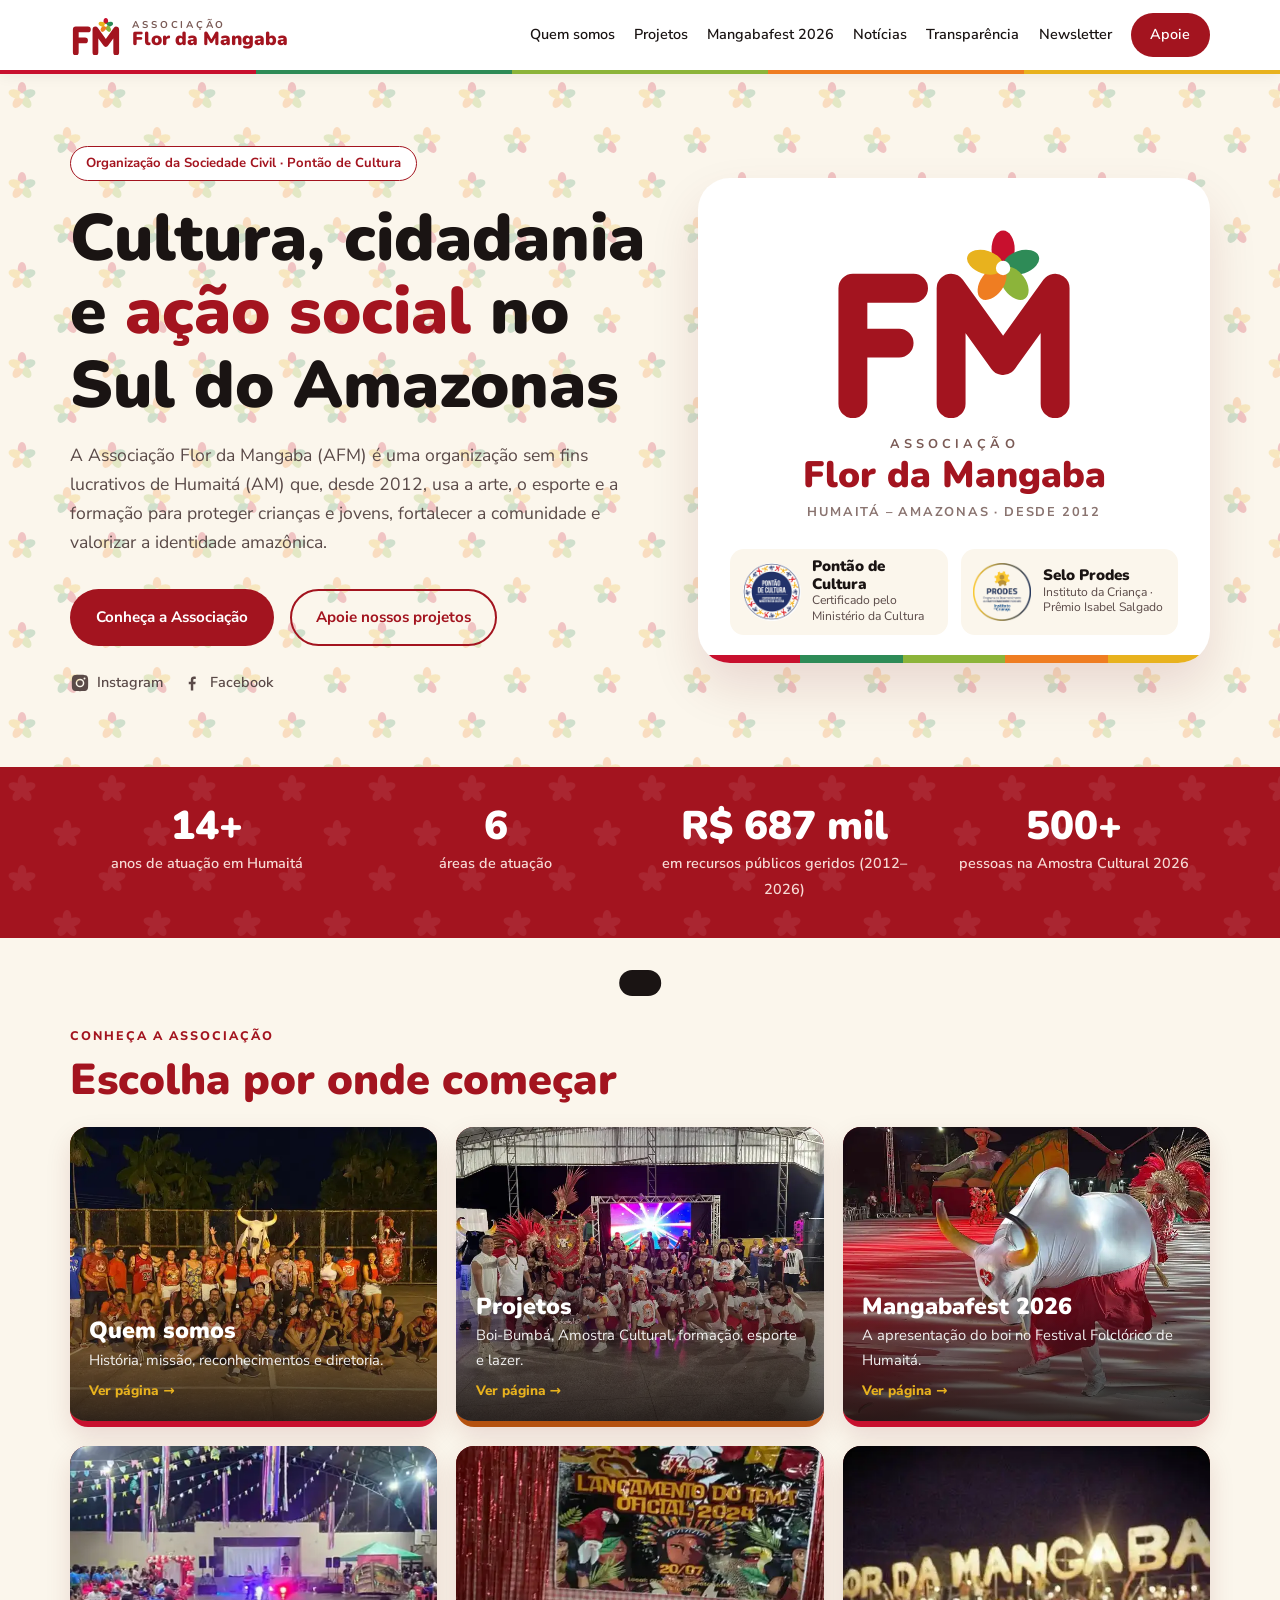
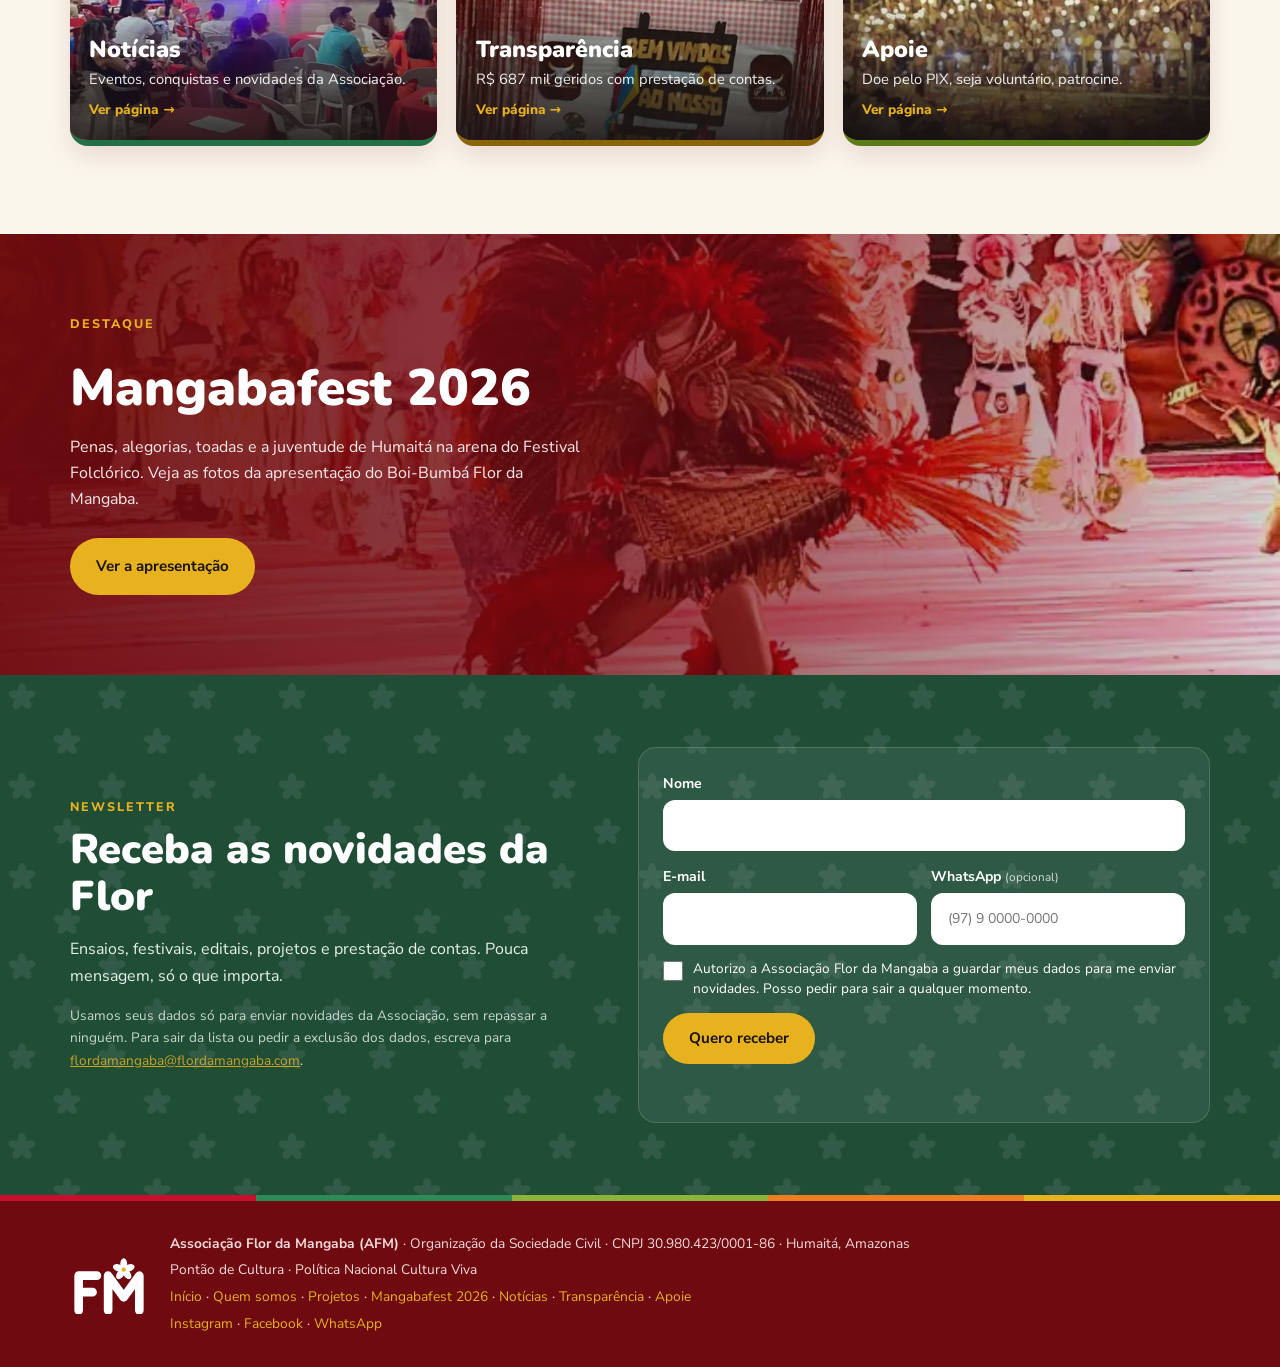
<file: index.html>
<!DOCTYPE html>
<html lang="pt-BR">
<head>
  <meta charset="UTF-8">
  <meta name="viewport" content="width=device-width, initial-scale=1.0">
  <title>Associação Flor da Mangaba – OSC em Humaitá (AM)</title>
  <meta name="description" content="A Associação Flor da Mangaba é uma organização da sociedade civil de Humaitá (AM) que atua com cultura, infância e juventude, esporte, formação e meio ambiente. Pontão de Cultura certificado pelo Ministério da Cultura.">
  <meta name="theme-color" content="#a3141f">
  <meta property="og:title" content="Associação Flor da Mangaba">
  <meta property="og:description" content="Cultura, cidadania e ação social no Sul do Amazonas desde 2012.">
  <meta property="og:type" content="website">
  <meta property="og:image" content="https://flordamangaba.github.io/img/compartilhar.jpg">
  <link rel="icon" href="favicon.svg" type="image/svg+xml">
  <link rel="icon" href="img/icone.png" type="image/png" sizes="128x128">
  <link rel="apple-touch-icon" href="img/icone.png">
  <link rel="preconnect" href="https://fonts.googleapis.com">
  <link rel="preconnect" href="https://fonts.gstatic.com" crossorigin>
  <link href="https://fonts.googleapis.com/css2?family=Nunito:wght@700;800;900&family=Nunito+Sans:wght@400;600;700;800&display=swap" rel="stylesheet">
  <link rel="stylesheet" href="estilo.css">
</head>
<body>

<!-- ===================== MENU ===================== -->
<header class="topo">
  <div class="container topo-inner">
    <a href="index.html" class="marca">
      <svg class="simbolo" viewBox="0 0 180 140" aria-hidden="true"><g fill="none" stroke="currentColor" stroke-width="20" stroke-linecap="round" stroke-linejoin="round"><path d="M20 130V50H62M20 88H52"/><path d="M88 130V50L124 100L160 50V130"/></g><ellipse class="petala" cx="124" cy="23" rx="8" ry="13" fill="#C8102E"/><ellipse class="petala" cx="124" cy="23" rx="8" ry="13" fill="#2E8B57" transform="rotate(72 124 36)"/><ellipse class="petala" cx="124" cy="23" rx="8" ry="13" fill="#8CB43A" transform="rotate(144 124 36)"/><ellipse class="petala" cx="124" cy="23" rx="8" ry="13" fill="#EF7D22" transform="rotate(216 124 36)"/><ellipse class="petala" cx="124" cy="23" rx="8" ry="13" fill="#E8B21E" transform="rotate(288 124 36)"/><circle class="miolo" cx="124" cy="36" r="5" fill="#FFFFFF"/></svg>
      <span class="marca-texto"><small>ASSOCIAÇÃO</small><strong>Flor da Mangaba</strong></span>
    </a>
    <button class="menu-btn" aria-label="Abrir menu" aria-expanded="false">☰</button>
    <nav class="menu">
      <a href="quem-somos.html">Quem somos</a>
      <a href="projetos.html">Projetos</a>
      <a href="mangabafest.html">Mangabafest 2026</a>
      <a href="noticias.html">Notícias</a>
      <a href="transparencia.html">Transparência</a>
      <a href="#newsletter">Newsletter</a>
      <a href="apoie.html" class="btn btn-pequeno">Apoie</a>
    </nav>
  </div>
</header>

<!-- ===================== CAPA ===================== -->
<section id="inicio" class="capa">
  <div class="container capa-inner">
    <div class="capa-texto">
      <p class="selo">Organização da Sociedade Civil · Pontão de Cultura</p>
      <h1>Cultura, cidadania e <em>ação social</em> no Sul do Amazonas</h1>
      <p class="capa-sub">A Associação Flor da Mangaba (AFM) é uma organização sem fins lucrativos de Humaitá (AM) que, desde 2012, usa a arte, o esporte e a formação para proteger crianças e jovens, fortalecer a comunidade e valorizar a identidade amazônica.</p>
      <div class="capa-botoes">
        <a href="quem-somos.html" class="btn">Conheça a Associação</a>
        <a href="apoie.html#apoie" class="btn btn-contorno">Apoie nossos projetos</a>
      </div>
      <div class="redes-capa">
        <a href="https://www.instagram.com/boiflordamangaba/" target="_blank" rel="noopener" aria-label="Instagram">
          <svg viewBox="0 0 24 24" width="20" height="20"><path fill="currentColor" d="M12 2.2c3.2 0 3.6 0 4.8.1 1.2.1 1.8.2 2.2.4.6.2 1 .5 1.4.9.4.4.7.8.9 1.4.2.4.4 1 .4 2.2.1 1.3.1 1.6.1 4.8s0 3.6-.1 4.8c-.1 1.2-.2 1.8-.4 2.2-.2.6-.5 1-.9 1.4-.4.4-.8.7-1.4.9-.4.2-1 .4-2.2.4-1.3.1-1.6.1-4.8.1s-3.6 0-4.8-.1c-1.2-.1-1.8-.2-2.2-.4-.6-.2-1-.5-1.4-.9-.4-.4-.7-.8-.9-1.4-.2-.4-.4-1-.4-2.2C2.2 15.6 2.2 15.2 2.2 12s0-3.6.1-4.8c.1-1.2.2-1.8.4-2.2.2-.6.5-1 .9-1.4.4-.4.8-.7 1.4-.9.4-.2 1-.4 2.2-.4C8.4 2.2 8.8 2.2 12 2.2zm0 4.6a5.2 5.2 0 1 0 0 10.4 5.2 5.2 0 0 0 0-10.4zm0 8.6a3.4 3.4 0 1 1 0-6.8 3.4 3.4 0 0 1 0 6.8zm5.4-9.9a1.2 1.2 0 1 0 0 2.4 1.2 1.2 0 0 0 0-2.4z"/></svg>
          Instagram
        </a>
        <a href="https://www.facebook.com/boibumbaflordamangaba" target="_blank" rel="noopener" aria-label="Facebook">
          <svg viewBox="0 0 24 24" width="20" height="20"><path fill="currentColor" d="M13.5 21v-7.5h2.5l.4-3h-2.9V8.6c0-.9.3-1.5 1.5-1.5h1.5V4.4c-.3 0-1.2-.1-2.2-.1-2.2 0-3.7 1.3-3.7 3.8v2.4H8.1v3h2.5V21h2.9z"/></svg>
          Facebook
        </a>
      </div>
    </div>
    <div class="capa-emblema">
      <svg class="simbolo" viewBox="0 0 180 140" role="img" aria-label="Símbolo da Associação Flor da Mangaba"><g fill="none" stroke="currentColor" stroke-width="20" stroke-linecap="round" stroke-linejoin="round"><path d="M20 130V50H62M20 88H52"/><path d="M88 130V50L124 100L160 50V130"/></g><ellipse class="petala" cx="124" cy="23" rx="8" ry="13" fill="#C8102E"/><ellipse class="petala" cx="124" cy="23" rx="8" ry="13" fill="#2E8B57" transform="rotate(72 124 36)"/><ellipse class="petala" cx="124" cy="23" rx="8" ry="13" fill="#8CB43A" transform="rotate(144 124 36)"/><ellipse class="petala" cx="124" cy="23" rx="8" ry="13" fill="#EF7D22" transform="rotate(216 124 36)"/><ellipse class="petala" cx="124" cy="23" rx="8" ry="13" fill="#E8B21E" transform="rotate(288 124 36)"/><circle class="miolo" cx="124" cy="36" r="5" fill="#FFFFFF"/></svg>
      <p class="nome"><small>ASSOCIAÇÃO</small><strong>Flor da Mangaba</strong><span>HUMAITÁ – AMAZONAS · DESDE 2012</span></p>
      <div class="capa-selos">
        <a href="quem-somos.html#pontao">
          <img src="img/selo-pontao.webp" alt="" width="58" height="58">
          <span><strong>Pontão de Cultura</strong>Certificado pelo Ministério da Cultura</span>
        </a>
        <a href="quem-somos.html#prodes">
          <img src="img/selo-prodes.webp" alt="" width="58" height="58">
          <span><strong>Selo Prodes</strong>Instituto da Criança · Prêmio Isabel Salgado</span>
        </a>
      </div>
    </div>
  </div>
</section>

<!-- ===================== NÚMEROS ===================== -->
<section class="numeros">
  <div class="container grade-numeros">
    <div><strong>14+</strong><span>anos de atuação em Humaitá</span></div>
    <div><strong>6</strong><span>áreas de atuação</span></div>
    <div><strong>R$ 687 mil</strong><span>em recursos públicos geridos (2012–2026)</span></div>
    <div><strong>500+</strong><span>pessoas na Amostra Cultural 2026</span></div>
  </div>
</section>

<!-- ===================== EXPLORE ===================== -->
<section class="secao secao-creme">
  <div class="container">
    <p class="sobretitulo">Conheça a Associação</p>
    <h2>Escolha por onde começar</h2>
    <div class="explorar">
      <a class="explorar-item c-cultura" href="quem-somos.html">
        <img src="img/quadra.webp" alt="Comunidade reunida na quadra da Associação" loading="lazy">
        <span class="explorar-texto"><strong>Quem somos</strong><small>História, missão, reconhecimentos e diretoria.</small><em>Ver página →</em></span>
      </a>
      <a class="explorar-item c-infancia" href="projetos.html">
        <img src="img/fotos-mangabafest/hist-elenco.webp" alt="Elenco do boi no palco" loading="lazy">
        <span class="explorar-texto"><strong>Projetos</strong><small>Boi-Bumbá, Amostra Cultural, formação, esporte e lazer.</small><em>Ver página →</em></span>
      </a>
      <a class="explorar-item c-cultura" href="mangabafest.html">
        <img src="img/fotos-mangabafest/mf-boi.webp" alt="O boi Flor da Mangaba na arena" loading="lazy">
        <span class="explorar-texto"><strong>Mangabafest 2026</strong><small>A apresentação do boi no Festival Folclórico de Humaitá.</small><em>Ver página →</em></span>
      </a>
      <a class="explorar-item c-ambiente" href="noticias.html">
        <img src="img/amostra1.webp" alt="Público na Amostra Cultural" loading="lazy">
        <span class="explorar-texto"><strong>Notícias</strong><small>Eventos, conquistas e novidades da Associação.</small><em>Ver página →</em></span>
      </a>
      <a class="explorar-item c-educacao" href="transparencia.html">
        <img src="img/amostra2.webp" alt="Exposição na Amostra Cultural" loading="lazy">
        <span class="explorar-texto"><strong>Transparência</strong><small>R$ 687 mil geridos com prestação de contas.</small><em>Ver página →</em></span>
      </a>
      <a class="explorar-item c-esporte" href="apoie.html">
        <img src="img/fotos-mangabafest/hist-galera.webp" alt="Galera do boi com celulares iluminados" loading="lazy">
        <span class="explorar-texto"><strong>Apoie</strong><small>Doe pelo PIX, seja voluntário, patrocine.</small><em>Ver página →</em></span>
      </a>
    </div>
  </div>
</section>

<!-- ===================== DESTAQUE MANGABAFEST ===================== -->
<section class="destaque-mf">
  <img src="img/fotos-mangabafest/mf-fogos.webp" alt="Brincante diante da pirotecnia na arena do Mangabafest 2026" loading="lazy">
  <div class="container">
    <p class="sobretitulo">Destaque</p>
    <h2>Mangabafest 2026</h2>
    <p>Penas, alegorias, toadas e a juventude de Humaitá na arena do Festival Folclórico. Veja as fotos da apresentação do Boi-Bumbá Flor da Mangaba.</p>
    <a href="mangabafest.html" class="btn btn-amarelo">Ver a apresentação</a>
  </div>
</section>

<!-- ===================== NEWSLETTER ===================== -->
<!-- Os cadastros vão para a planilha "Cadastros Newsletter - Site Flor da Mangaba" no Google Drive da Associação. -->
<section id="newsletter" class="newsletter">
  <div class="container news-inner">
    <div>
      <p class="sobretitulo">Newsletter</p>
      <h2>Receba as novidades da Flor</h2>
      <p>Ensaios, festivais, editais, projetos e prestação de contas. Pouca mensagem, só o que importa.</p>
      <p class="news-lgpd">Usamos seus dados só para enviar novidades da Associação, sem repassar a ninguém. Para sair da lista ou pedir a exclusão dos dados, escreva para <a href="mailto:flordamangaba@flordamangaba.com">flordamangaba@flordamangaba.com</a>.</p>
    </div>
    <form class="news-form" data-form="https://docs.google.com/forms/d/e/1FAIpQLScSnGowbHH4AAw-lj3misverET8TPwMbqKQCwAT6amnOzdVQg/formResponse">
      <label>Nome<input name="nome" required autocomplete="name" maxlength="120"></label>
      <label>E-mail<input type="email" name="email" required autocomplete="email" maxlength="160"></label>
      <label><span>WhatsApp <small>(opcional)</small></span><input type="tel" name="whatsapp" autocomplete="tel" placeholder="(97) 9 0000-0000" maxlength="30"></label>
      <label class="news-isca" aria-hidden="true">Não preencha<input name="site" tabindex="-1" autocomplete="off"></label>
      <label class="aceite"><input type="checkbox" name="aceite" required> <span>Autorizo a Associação Flor da Mangaba a guardar meus dados para me enviar novidades. Posso pedir para sair a qualquer momento.</span></label>
      <button class="btn btn-amarelo" type="submit">Quero receber</button>
      <p class="news-msg" role="status" aria-live="polite"></p>
    </form>
  </div>
</section>

<div class="faixa"></div>
<footer class="rodape">
  <div class="container rodape-inner">
    <svg class="simbolo simbolo-branco" viewBox="0 0 180 140" aria-hidden="true"><g fill="none" stroke="currentColor" stroke-width="20" stroke-linecap="round" stroke-linejoin="round"><path d="M20 130V50H62M20 88H52"/><path d="M88 130V50L124 100L160 50V130"/></g><ellipse class="petala" cx="124" cy="23" rx="8" ry="13" fill="#C8102E"/><ellipse class="petala" cx="124" cy="23" rx="8" ry="13" fill="#2E8B57" transform="rotate(72 124 36)"/><ellipse class="petala" cx="124" cy="23" rx="8" ry="13" fill="#8CB43A" transform="rotate(144 124 36)"/><ellipse class="petala" cx="124" cy="23" rx="8" ry="13" fill="#EF7D22" transform="rotate(216 124 36)"/><ellipse class="petala" cx="124" cy="23" rx="8" ry="13" fill="#E8B21E" transform="rotate(288 124 36)"/><circle class="miolo" cx="124" cy="36" r="5" fill="#FFFFFF"/></svg>
    <div>
      <p><strong>Associação Flor da Mangaba (AFM)</strong> · Organização da Sociedade Civil · CNPJ 30.980.423/0001-86 · Humaitá, Amazonas</p>
      <p>Pontão de Cultura · Política Nacional Cultura Viva</p>
      <p class="rodape-redes">
        <a href="index.html">Início</a> ·
        <a href="quem-somos.html">Quem somos</a> ·
        <a href="projetos.html">Projetos</a> ·
        <a href="mangabafest.html">Mangabafest 2026</a> ·
        <a href="noticias.html">Notícias</a> ·
        <a href="transparencia.html">Transparência</a> ·
        <a href="apoie.html">Apoie</a>
      </p>
      <p class="rodape-redes">
        <a href="https://www.instagram.com/boiflordamangaba/" target="_blank" rel="noopener">Instagram</a> ·
        <a href="https://www.facebook.com/boibumbaflordamangaba" target="_blank" rel="noopener">Facebook</a> ·
        <a href="https://wa.me/5513981993674" target="_blank" rel="noopener">WhatsApp</a>
      </p>
    </div>
  </div>
</footer>

<div class="aviso" role="status" aria-live="polite"></div>
<script src="site.js"></script>
</body>
</html>
</file>
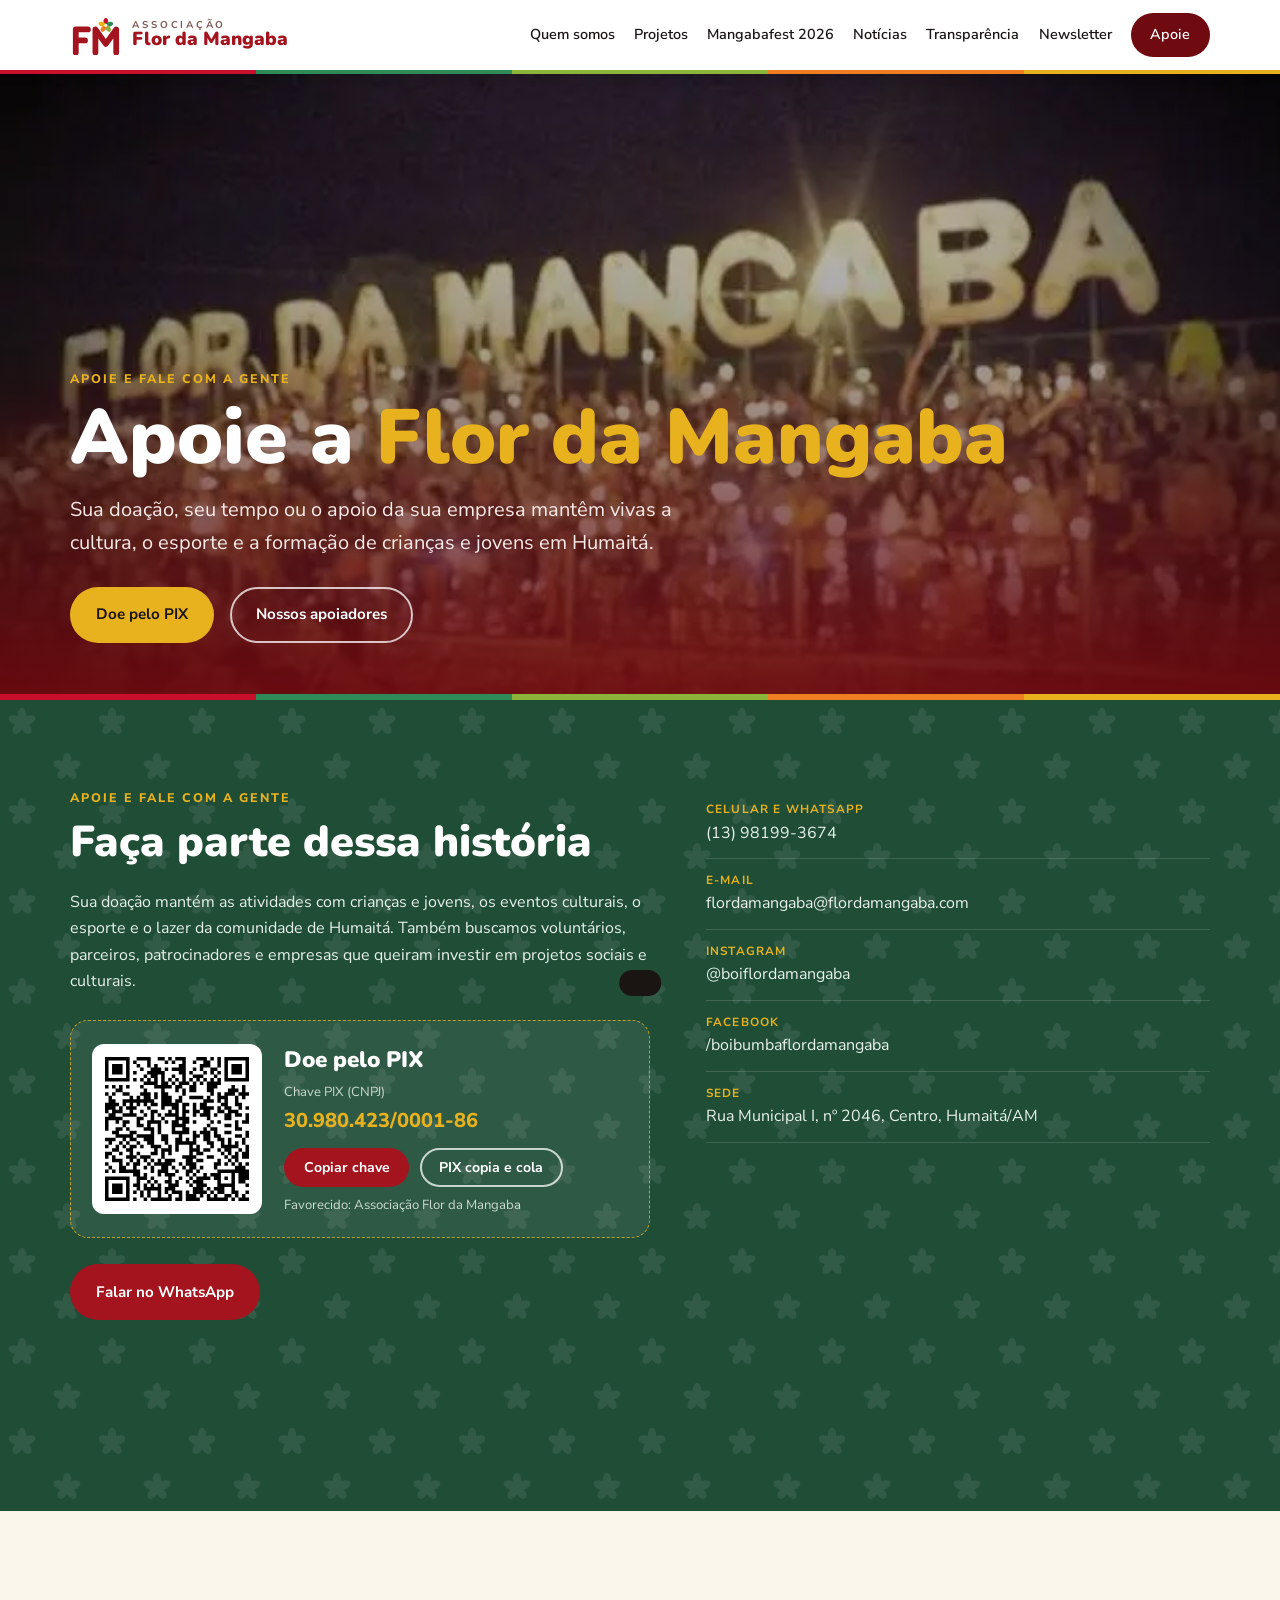
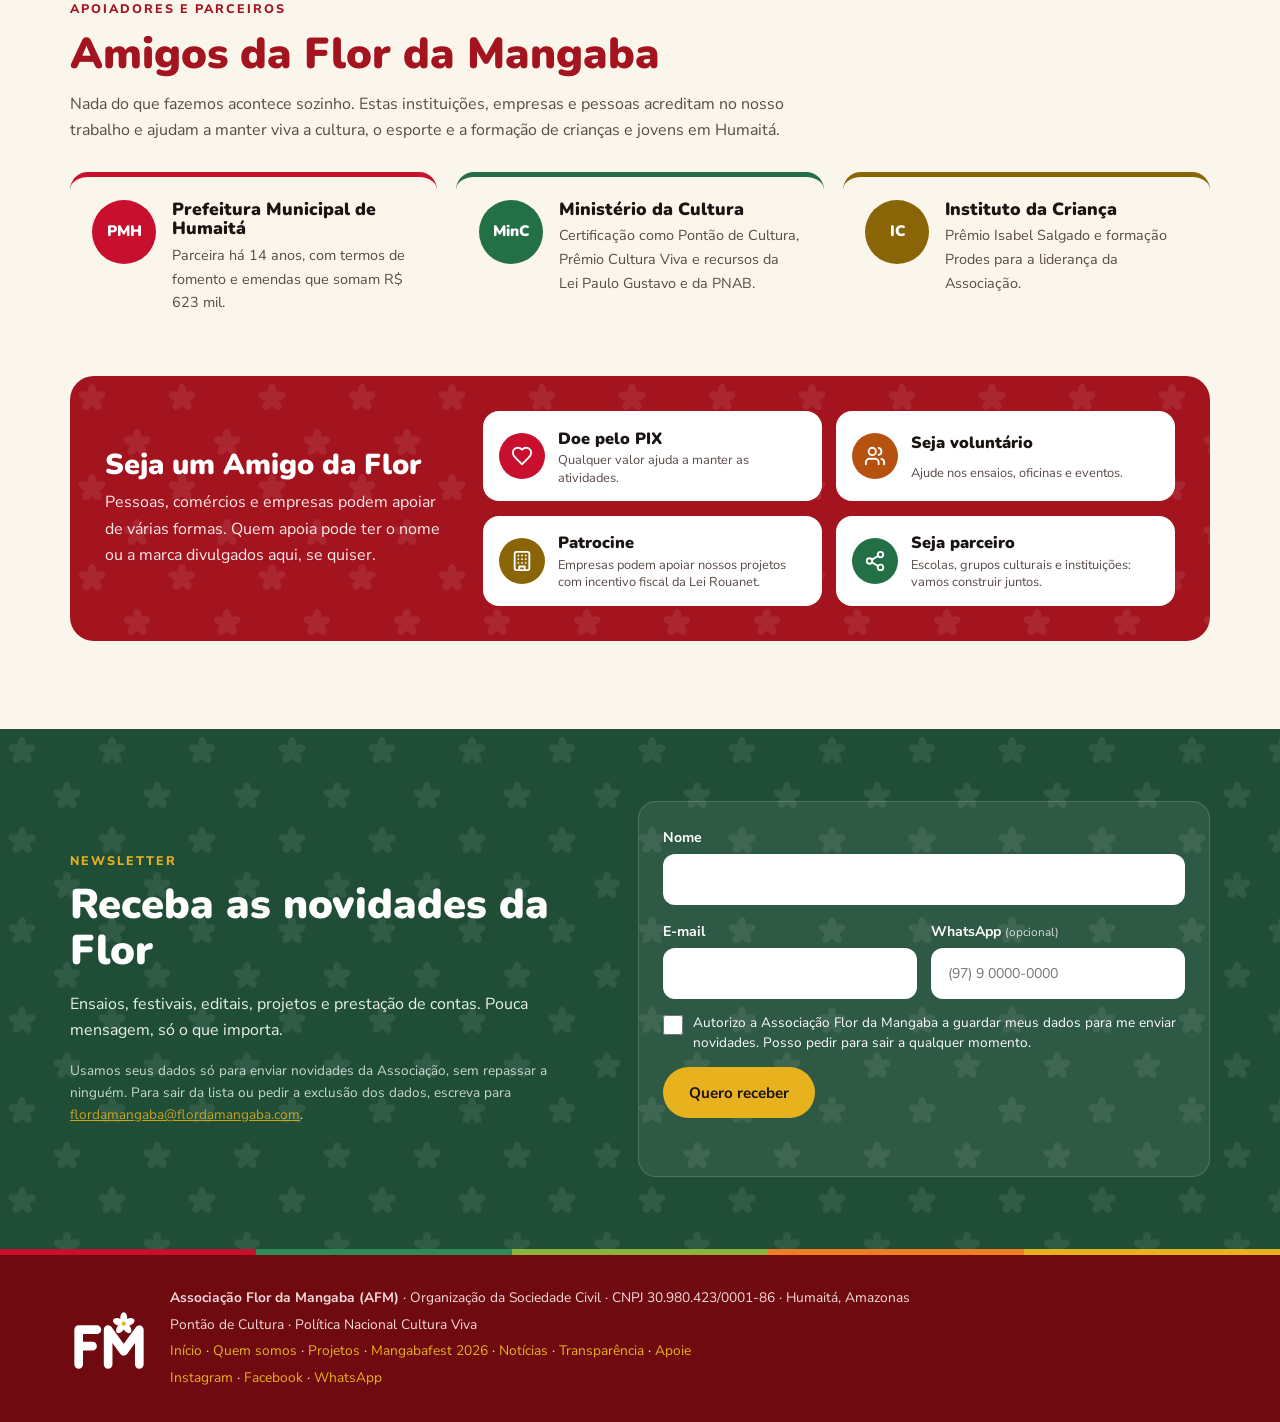
<file: apoie.html>
<!DOCTYPE html>
<html lang="pt-BR">
<head>
  <meta charset="UTF-8">
  <meta name="viewport" content="width=device-width, initial-scale=1.0">
  <title>Apoie – Associação Flor da Mangaba</title>
  <meta name="description" content="Doe pelo PIX, seja voluntário, patrocine ou seja parceiro da Associação Flor da Mangaba, em Humaitá (AM).">
  <meta name="theme-color" content="#a3141f">
  <meta property="og:title" content="Apoie – Associação Flor da Mangaba">
  <meta property="og:description" content="Doe pelo PIX, seja voluntário, patrocine ou seja parceiro da Associação Flor da Mangaba, em Humaitá (AM).">
  <meta property="og:type" content="website">
  <meta property="og:image" content="https://flordamangaba.github.io/img/fotos-mangabafest/hist-galera.webp">
  <link rel="icon" href="favicon.svg" type="image/svg+xml">
  <link rel="icon" href="img/icone.png" type="image/png" sizes="128x128">
  <link rel="apple-touch-icon" href="img/icone.png">
  <link rel="preconnect" href="https://fonts.googleapis.com">
  <link rel="preconnect" href="https://fonts.gstatic.com" crossorigin>
  <link href="https://fonts.googleapis.com/css2?family=Nunito:wght@700;800;900&family=Nunito+Sans:wght@400;600;700;800&display=swap" rel="stylesheet">
  <link rel="stylesheet" href="estilo.css">
</head>
<body>
<!-- ===================== MENU ===================== -->
<header class="topo">
  <div class="container topo-inner">
    <a href="index.html" class="marca">
      <svg class="simbolo" viewBox="0 0 180 140" aria-hidden="true"><g fill="none" stroke="currentColor" stroke-width="20" stroke-linecap="round" stroke-linejoin="round"><path d="M20 130V50H62M20 88H52"/><path d="M88 130V50L124 100L160 50V130"/></g><ellipse class="petala" cx="124" cy="23" rx="8" ry="13" fill="#C8102E"/><ellipse class="petala" cx="124" cy="23" rx="8" ry="13" fill="#2E8B57" transform="rotate(72 124 36)"/><ellipse class="petala" cx="124" cy="23" rx="8" ry="13" fill="#8CB43A" transform="rotate(144 124 36)"/><ellipse class="petala" cx="124" cy="23" rx="8" ry="13" fill="#EF7D22" transform="rotate(216 124 36)"/><ellipse class="petala" cx="124" cy="23" rx="8" ry="13" fill="#E8B21E" transform="rotate(288 124 36)"/><circle class="miolo" cx="124" cy="36" r="5" fill="#FFFFFF"/></svg>
      <span class="marca-texto"><small>ASSOCIAÇÃO</small><strong>Flor da Mangaba</strong></span>
    </a>
    <button class="menu-btn" aria-label="Abrir menu" aria-expanded="false">☰</button>
    <nav class="menu">
      <a href="quem-somos.html">Quem somos</a>
      <a href="projetos.html">Projetos</a>
      <a href="mangabafest.html">Mangabafest 2026</a>
      <a href="noticias.html">Notícias</a>
      <a href="transparencia.html">Transparência</a>
      <a href="#newsletter">Newsletter</a>
      <a href="apoie.html" class="btn btn-pequeno ativo">Apoie</a>
    </nav>
  </div>
</header>

<!-- ===================== CAPA DA PÁGINA ===================== -->
<section class="pg-capa">
  <img src="img/fotos-mangabafest/hist-galera.webp" alt="Galera do Flor da Mangaba iluminada com celulares diante do letreiro" fetchpriority="high" style="object-position: center 50%">
  <div class="container">
    <p class="sobretitulo">Apoie e fale com a gente</p>
    <h1>Apoie a <em>Flor da Mangaba</em></h1>
    <p class="sub">Sua doação, seu tempo ou o apoio da sua empresa mantêm vivas a cultura, o esporte e a formação de crianças e jovens em Humaitá.</p>
    <div class="botoes">
      <a href="#apoie" class="btn btn-amarelo">Doe pelo PIX</a>
      <a href="#apoiadores" class="btn btn-claro">Nossos apoiadores</a>
    </div>
  </div>
</section>
<div class="faixa"></div>

<!-- ===================== APOIE / CONTATO ===================== -->
<section id="apoie" class="secao secao-escura">
  <div class="container duas-colunas">
    <div>
      <p class="sobretitulo">Apoie e fale com a gente</p>
      <h2>Faça parte dessa história</h2>
      <p>Sua doação mantém as atividades com crianças e jovens, os eventos culturais, o esporte e o lazer da comunidade de Humaitá. Também buscamos voluntários, parceiros, patrocinadores e empresas que queiram investir em projetos sociais e culturais.</p>

      <div class="caixa-pix">
        <img src="img/pix-qrcode.svg" alt="QR Code PIX da Associação Flor da Mangaba" width="170" height="170" class="qr">
        <div>
          <p class="pix-titulo">Doe pelo PIX</p>
          <p class="pequeno">Chave PIX (CNPJ)</p>
          <p class="chave">30.980.423/0001-86</p>
          <button class="btn btn-pequeno" data-copiar="30980423000186">Copiar chave</button>
          <button class="btn btn-pequeno btn-claro" data-copiar="00020126360014br.gov.bcb.pix0114309804230001865204000053039865802BR5925ASSOCIACAO FOLCLORICA CUL6008BRASILIA62070503***6304BDC2">PIX copia e cola</button>
          <p class="pequeno">Favorecido: Associação Flor da Mangaba</p>
        </div>
      </div>
      <a class="btn" href="https://wa.me/5513981993674?text=Ol%C3%A1!%20Vim%20pelo%20site%20da%20Associa%C3%A7%C3%A3o%20Flor%20da%20Mangaba." target="_blank" rel="noopener">Falar no WhatsApp</a>
    </div>
    <div class="contatos">
      <ul>
        <li><span>Celular e WhatsApp</span><a href="https://wa.me/5513981993674" target="_blank" rel="noopener">(13) 98199-3674</a></li>
        <li><span>E-mail</span><a href="mailto:flordamangaba@flordamangaba.com">flordamangaba@flordamangaba.com</a></li>
        <li><span>Instagram</span><a href="https://www.instagram.com/boiflordamangaba/" target="_blank" rel="noopener">@boiflordamangaba</a></li>
        <li><span>Facebook</span><a href="https://www.facebook.com/boibumbaflordamangaba" target="_blank" rel="noopener">/boibumbaflordamangaba</a></li>
        <li><span>Sede</span>Rua Municipal I, nº 2046, Centro, Humaitá/AM</li>
      </ul>
      <iframe class="mapa" title="Mapa da sede" loading="lazy"
        src="https://www.google.com/maps?q=Rua+Municipal+I+2046+Centro+Humait%C3%A1+AM&output=embed"></iframe>
    </div>
  </div>
</section>

<!-- ===================== APOIADORES ===================== -->
<!-- Para incluir um apoiador: copie um bloco <article class="apoio"> e troque a sigla, o nome e o texto. -->
<section id="apoiadores" class="secao secao-creme">
  <div class="container">
    <p class="sobretitulo">Apoiadores e parceiros</p>
    <h2>Amigos da Flor da Mangaba</h2>
    <p class="intro">Nada do que fazemos acontece sozinho. Estas instituições, empresas e pessoas acreditam no nosso trabalho e ajudam a manter viva a cultura, o esporte e a formação de crianças e jovens em Humaitá.</p>
    <div class="grade-apoio">
      <article class="apoio c-cultura">
        <span class="apoio-sigla">PMH</span>
        <div><h3>Prefeitura Municipal de Humaitá</h3><p>Parceira há 14 anos, com termos de fomento e emendas que somam R$ 623 mil.</p></div>
      </article>
      <article class="apoio c-ambiente">
        <span class="apoio-sigla">MinC</span>
        <div><h3>Ministério da Cultura</h3><p>Certificação como Pontão de Cultura, Prêmio Cultura Viva e recursos da Lei Paulo Gustavo e da PNAB.</p></div>
      </article>
      <article class="apoio c-educacao">
        <span class="apoio-sigla">IC</span>
        <div><h3>Instituto da Criança</h3><p>Prêmio Isabel Salgado e formação Prodes para a liderança da Associação.</p></div>
      </article>
    </div>

    <div class="seja-amigo">
      <div>
        <h3>Seja um Amigo da Flor</h3>
        <p>Pessoas, comércios e empresas podem apoiar de várias formas. Quem apoia pode ter o nome ou a marca divulgados aqui, se quiser.</p>
      </div>
      <div class="formas-apoio">
        <a href="apoie.html#apoie" class="forma c-cultura"><span class="area-ico"><svg viewBox="0 0 24 24" fill="none" stroke="#FFFFFF" stroke-width="2" stroke-linecap="round" stroke-linejoin="round" aria-hidden="true"><path d="M19 14c1.49-1.46 3-3.21 3-5.5A5.5 5.5 0 0 0 16.5 3c-1.76 0-3 .5-4.5 2-1.5-1.5-2.74-2-4.5-2A5.5 5.5 0 0 0 2 8.5c0 2.3 1.5 4.05 3 5.5l7 7Z"></path></svg></span><strong>Doe pelo PIX</strong><small>Qualquer valor ajuda a manter as atividades.</small></a>
        <a href="https://wa.me/5513981993674?text=Ol%C3%A1!%20Quero%20ser%20volunt%C3%A1rio%20da%20Flor%20da%20Mangaba." target="_blank" rel="noopener" class="forma c-infancia"><span class="area-ico"><svg viewBox="0 0 24 24" fill="none" stroke="#FFFFFF" stroke-width="2" stroke-linecap="round" stroke-linejoin="round" aria-hidden="true"><path d="M16 21v-2a4 4 0 0 0-4-4H6a4 4 0 0 0-4 4v2"></path><circle cx="9" cy="7" r="4"></circle><path d="M22 21v-2a4 4 0 0 0-3-3.87"></path><path d="M16 3.13a4 4 0 0 1 0 7.75"></path></svg></span><strong>Seja voluntário</strong><small>Ajude nos ensaios, oficinas e eventos.</small></a>
        <a href="https://wa.me/5513981993674?text=Ol%C3%A1!%20Minha%20empresa%20quer%20apoiar%20a%20Flor%20da%20Mangaba." target="_blank" rel="noopener" class="forma c-educacao"><span class="area-ico"><svg viewBox="0 0 24 24" fill="none" stroke="#FFFFFF" stroke-width="2" stroke-linecap="round" stroke-linejoin="round" aria-hidden="true"><rect x="4" y="2" width="16" height="20" rx="2"></rect><path d="M9 22v-4h6v4"></path><path d="M8 6h.01"></path><path d="M12 6h.01"></path><path d="M16 6h.01"></path><path d="M8 10h.01"></path><path d="M12 10h.01"></path><path d="M16 10h.01"></path><path d="M8 14h.01"></path><path d="M12 14h.01"></path><path d="M16 14h.01"></path></svg></span><strong>Patrocine</strong><small>Empresas podem apoiar nossos projetos com incentivo fiscal da Lei Rouanet.</small></a>
        <a href="mailto:flordamangaba@flordamangaba.com" class="forma c-ambiente"><span class="area-ico"><svg viewBox="0 0 24 24" fill="none" stroke="#FFFFFF" stroke-width="2" stroke-linecap="round" stroke-linejoin="round" aria-hidden="true"><circle cx="18" cy="5" r="3"></circle><circle cx="6" cy="12" r="3"></circle><circle cx="18" cy="19" r="3"></circle><path d="M8.6 13.5l6.8 4"></path><path d="M15.4 6.5l-6.8 4"></path></svg></span><strong>Seja parceiro</strong><small>Escolas, grupos culturais e instituições: vamos construir juntos.</small></a>
      </div>
    </div>
  </div>
</section>

<!-- ===================== NEWSLETTER ===================== -->
<!-- Os cadastros vão para a planilha "Cadastros Newsletter - Site Flor da Mangaba" no Google Drive da Associação. -->
<section id="newsletter" class="newsletter">
  <div class="container news-inner">
    <div>
      <p class="sobretitulo">Newsletter</p>
      <h2>Receba as novidades da Flor</h2>
      <p>Ensaios, festivais, editais, projetos e prestação de contas. Pouca mensagem, só o que importa.</p>
      <p class="news-lgpd">Usamos seus dados só para enviar novidades da Associação, sem repassar a ninguém. Para sair da lista ou pedir a exclusão dos dados, escreva para <a href="mailto:flordamangaba@flordamangaba.com">flordamangaba@flordamangaba.com</a>.</p>
    </div>
    <form class="news-form" data-form="https://docs.google.com/forms/d/e/1FAIpQLScSnGowbHH4AAw-lj3misverET8TPwMbqKQCwAT6amnOzdVQg/formResponse">
      <label>Nome<input name="nome" required autocomplete="name" maxlength="120"></label>
      <label>E-mail<input type="email" name="email" required autocomplete="email" maxlength="160"></label>
      <label><span>WhatsApp <small>(opcional)</small></span><input type="tel" name="whatsapp" autocomplete="tel" placeholder="(97) 9 0000-0000" maxlength="30"></label>
      <label class="news-isca" aria-hidden="true">Não preencha<input name="site" tabindex="-1" autocomplete="off"></label>
      <label class="aceite"><input type="checkbox" name="aceite" required> <span>Autorizo a Associação Flor da Mangaba a guardar meus dados para me enviar novidades. Posso pedir para sair a qualquer momento.</span></label>
      <button class="btn btn-amarelo" type="submit">Quero receber</button>
      <p class="news-msg" role="status" aria-live="polite"></p>
    </form>
  </div>
</section>

<div class="faixa"></div>
<footer class="rodape">
  <div class="container rodape-inner">
    <svg class="simbolo simbolo-branco" viewBox="0 0 180 140" aria-hidden="true"><g fill="none" stroke="currentColor" stroke-width="20" stroke-linecap="round" stroke-linejoin="round"><path d="M20 130V50H62M20 88H52"/><path d="M88 130V50L124 100L160 50V130"/></g><ellipse class="petala" cx="124" cy="23" rx="8" ry="13" fill="#C8102E"/><ellipse class="petala" cx="124" cy="23" rx="8" ry="13" fill="#2E8B57" transform="rotate(72 124 36)"/><ellipse class="petala" cx="124" cy="23" rx="8" ry="13" fill="#8CB43A" transform="rotate(144 124 36)"/><ellipse class="petala" cx="124" cy="23" rx="8" ry="13" fill="#EF7D22" transform="rotate(216 124 36)"/><ellipse class="petala" cx="124" cy="23" rx="8" ry="13" fill="#E8B21E" transform="rotate(288 124 36)"/><circle class="miolo" cx="124" cy="36" r="5" fill="#FFFFFF"/></svg>
    <div>
      <p><strong>Associação Flor da Mangaba (AFM)</strong> · Organização da Sociedade Civil · CNPJ 30.980.423/0001-86 · Humaitá, Amazonas</p>
      <p>Pontão de Cultura · Política Nacional Cultura Viva</p>
      <p class="rodape-redes">
        <a href="index.html">Início</a> ·
        <a href="quem-somos.html">Quem somos</a> ·
        <a href="projetos.html">Projetos</a> ·
        <a href="mangabafest.html">Mangabafest 2026</a> ·
        <a href="noticias.html">Notícias</a> ·
        <a href="transparencia.html">Transparência</a> ·
        <a href="apoie.html">Apoie</a>
      </p>
      <p class="rodape-redes">
        <a href="https://www.instagram.com/boiflordamangaba/" target="_blank" rel="noopener">Instagram</a> ·
        <a href="https://www.facebook.com/boibumbaflordamangaba" target="_blank" rel="noopener">Facebook</a> ·
        <a href="https://wa.me/5513981993674" target="_blank" rel="noopener">WhatsApp</a>
      </p>
    </div>
  </div>
</footer>

<div class="aviso" role="status" aria-live="polite"></div>
<script src="site.js"></script>
</body>
</html>
</file>
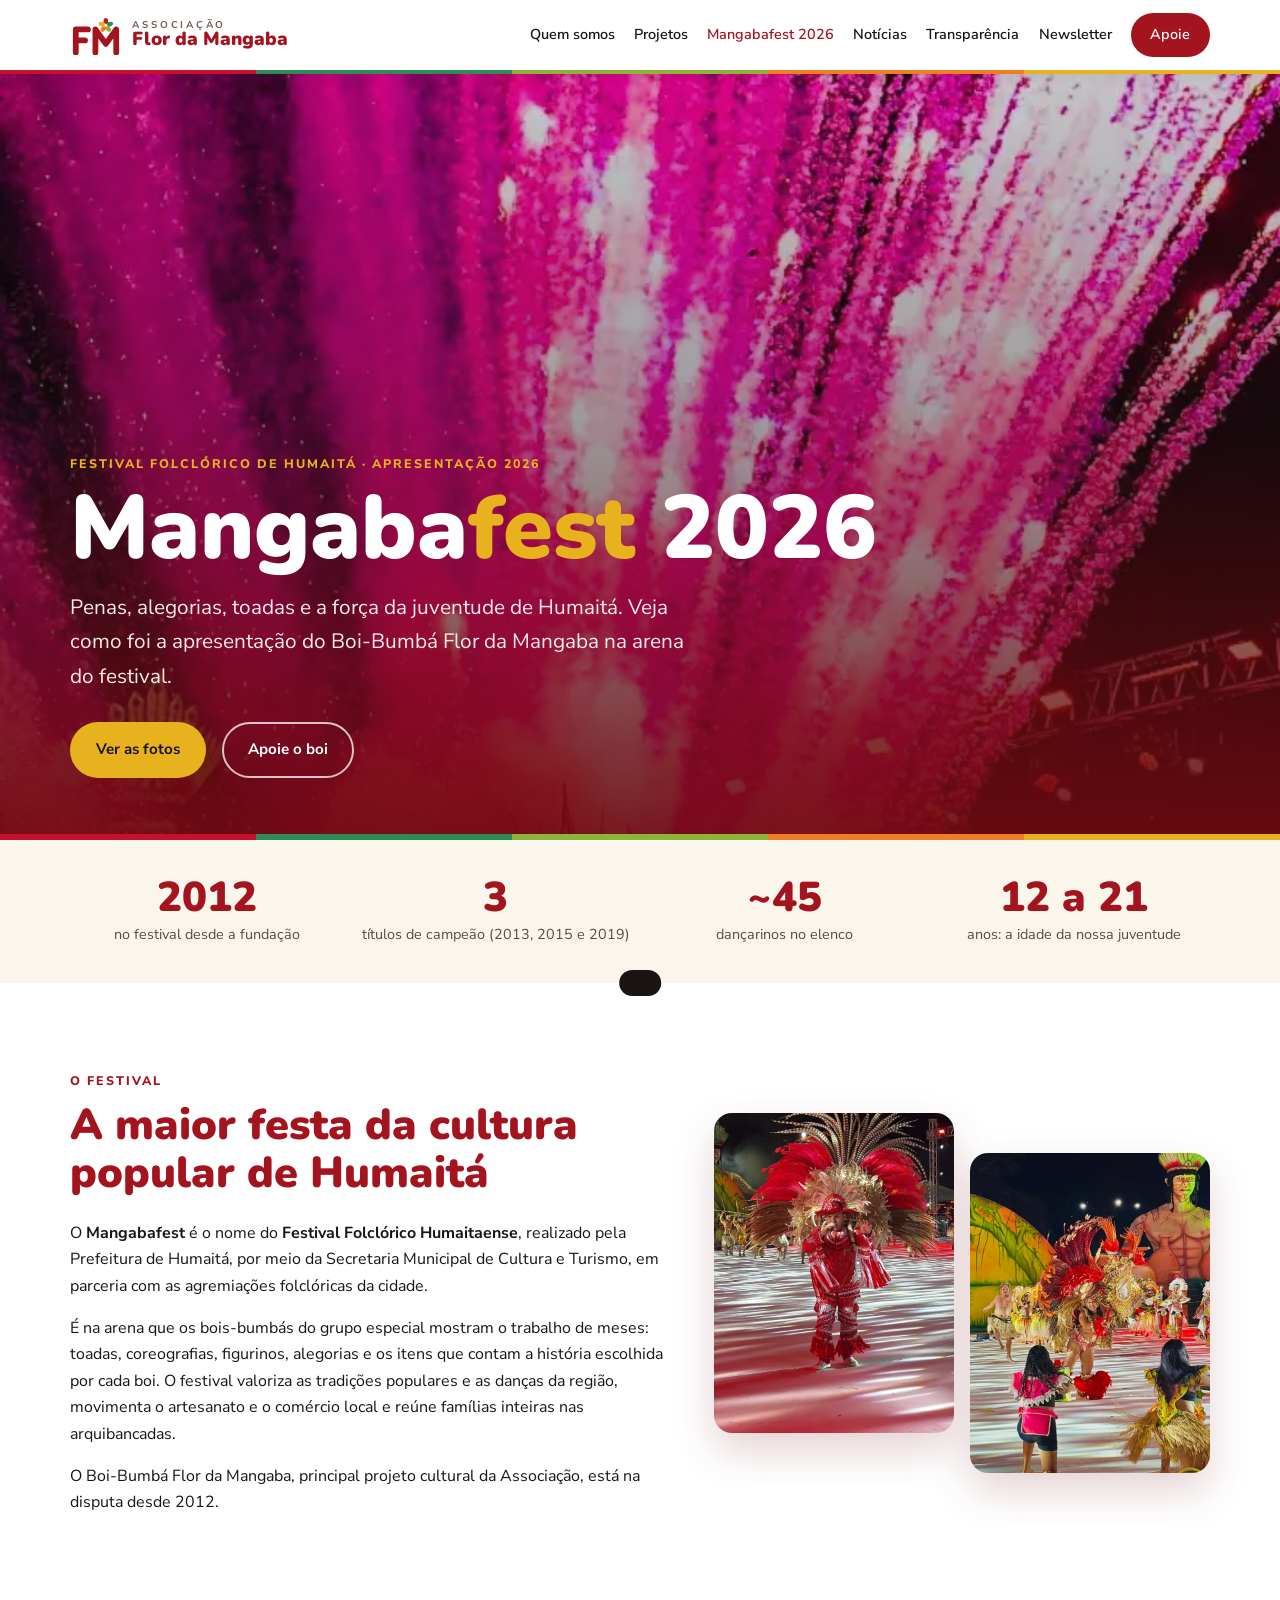
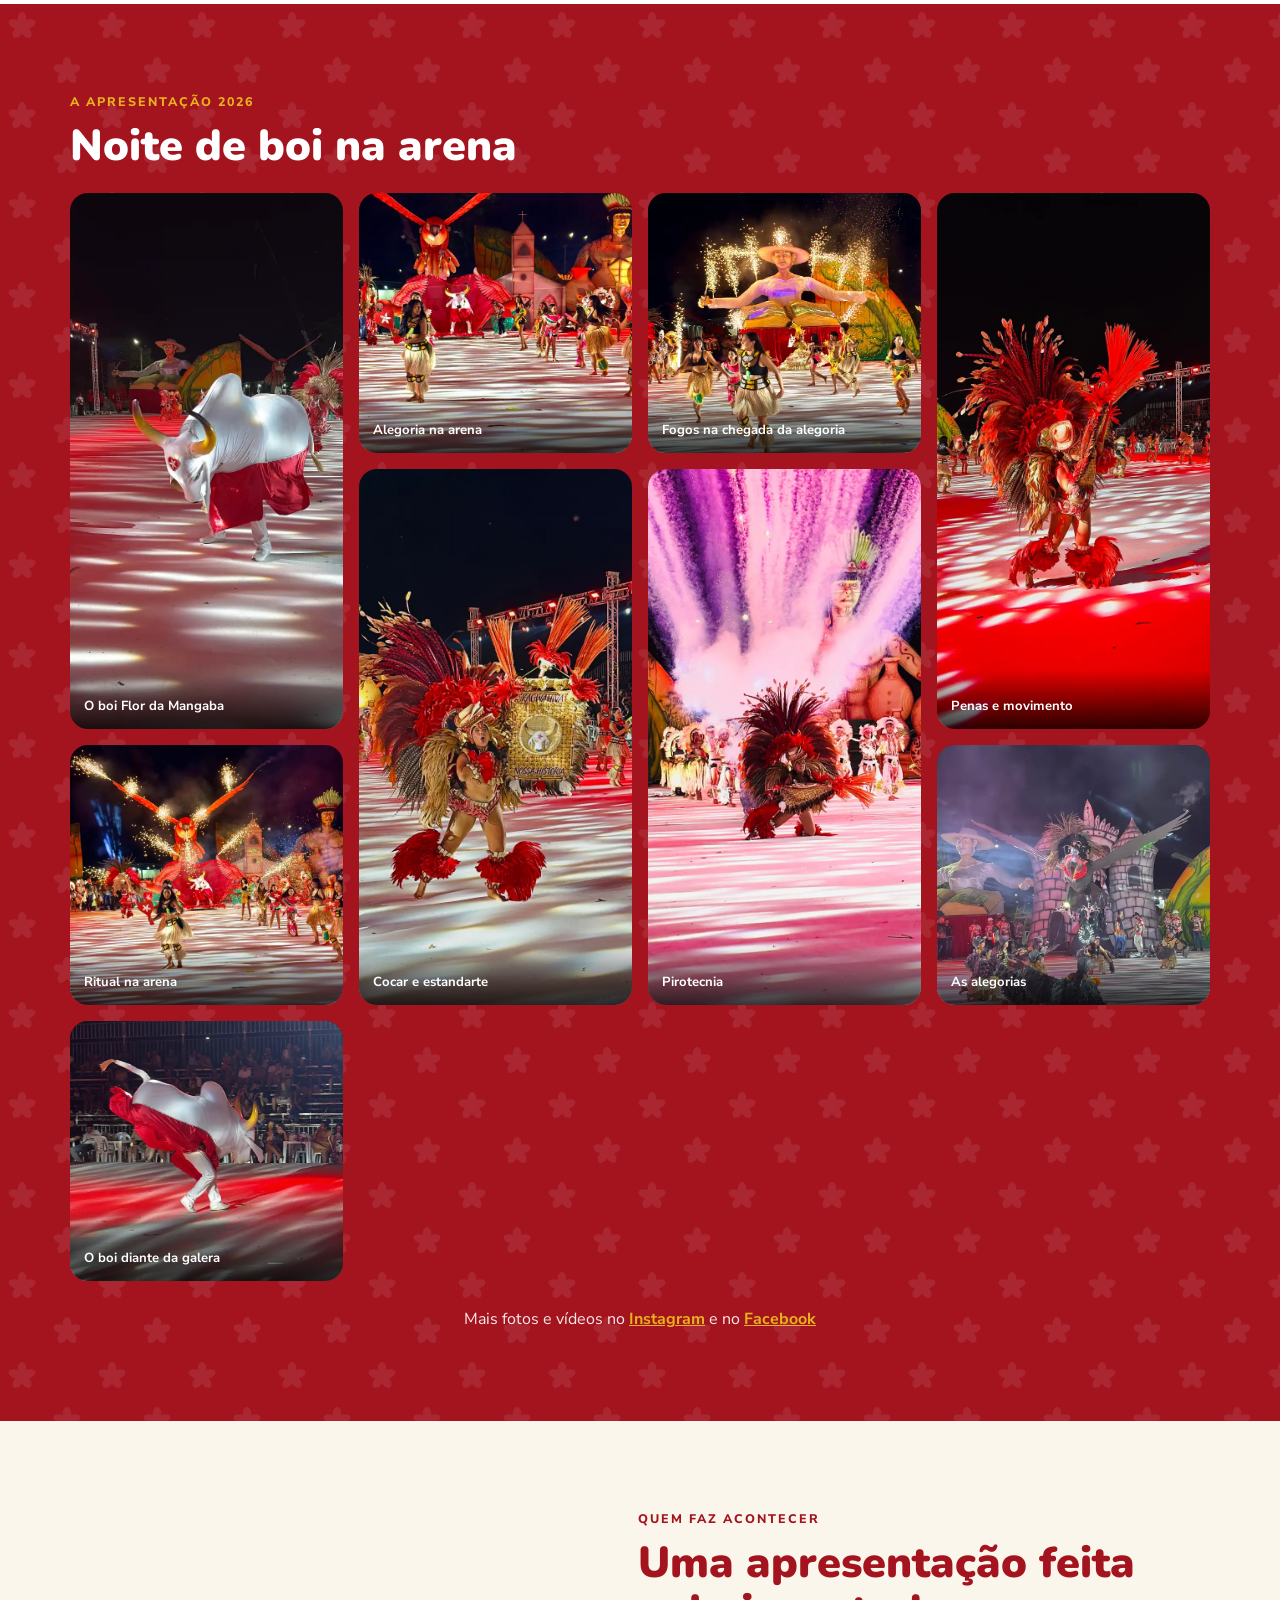
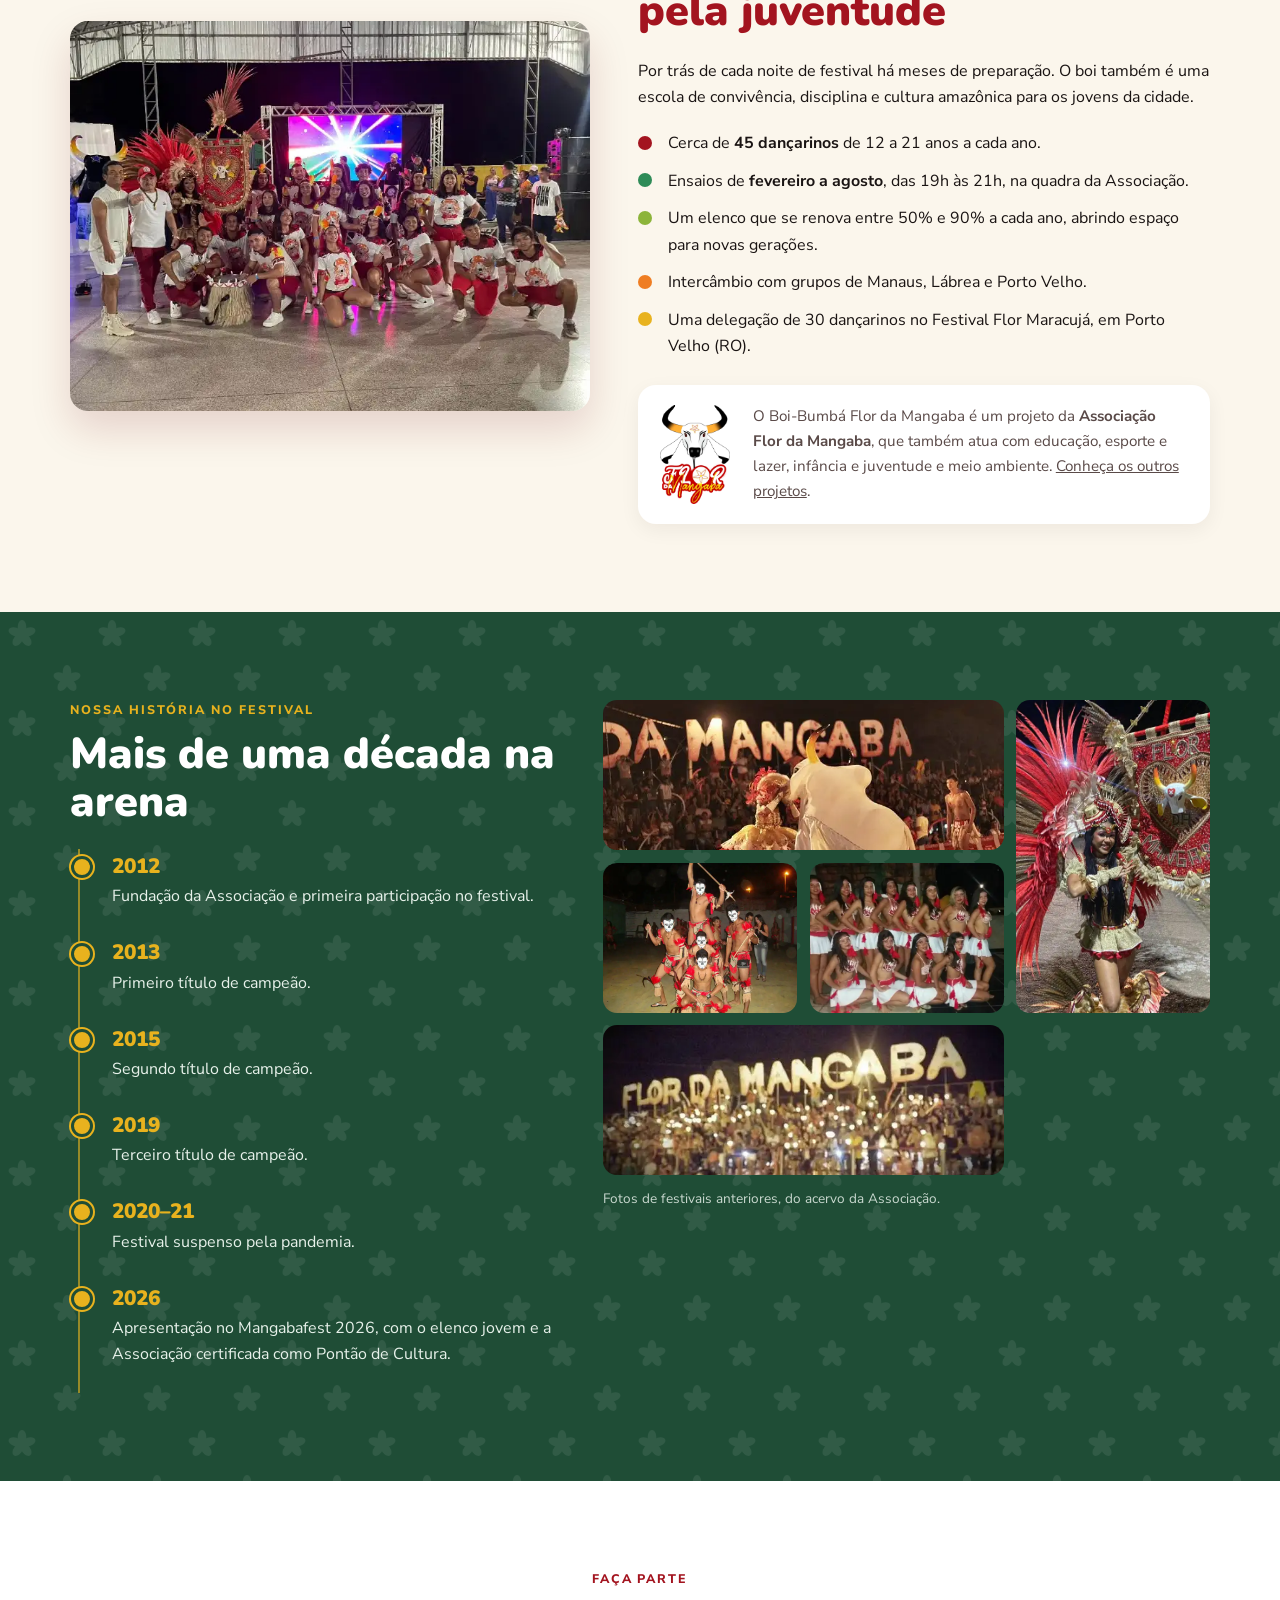
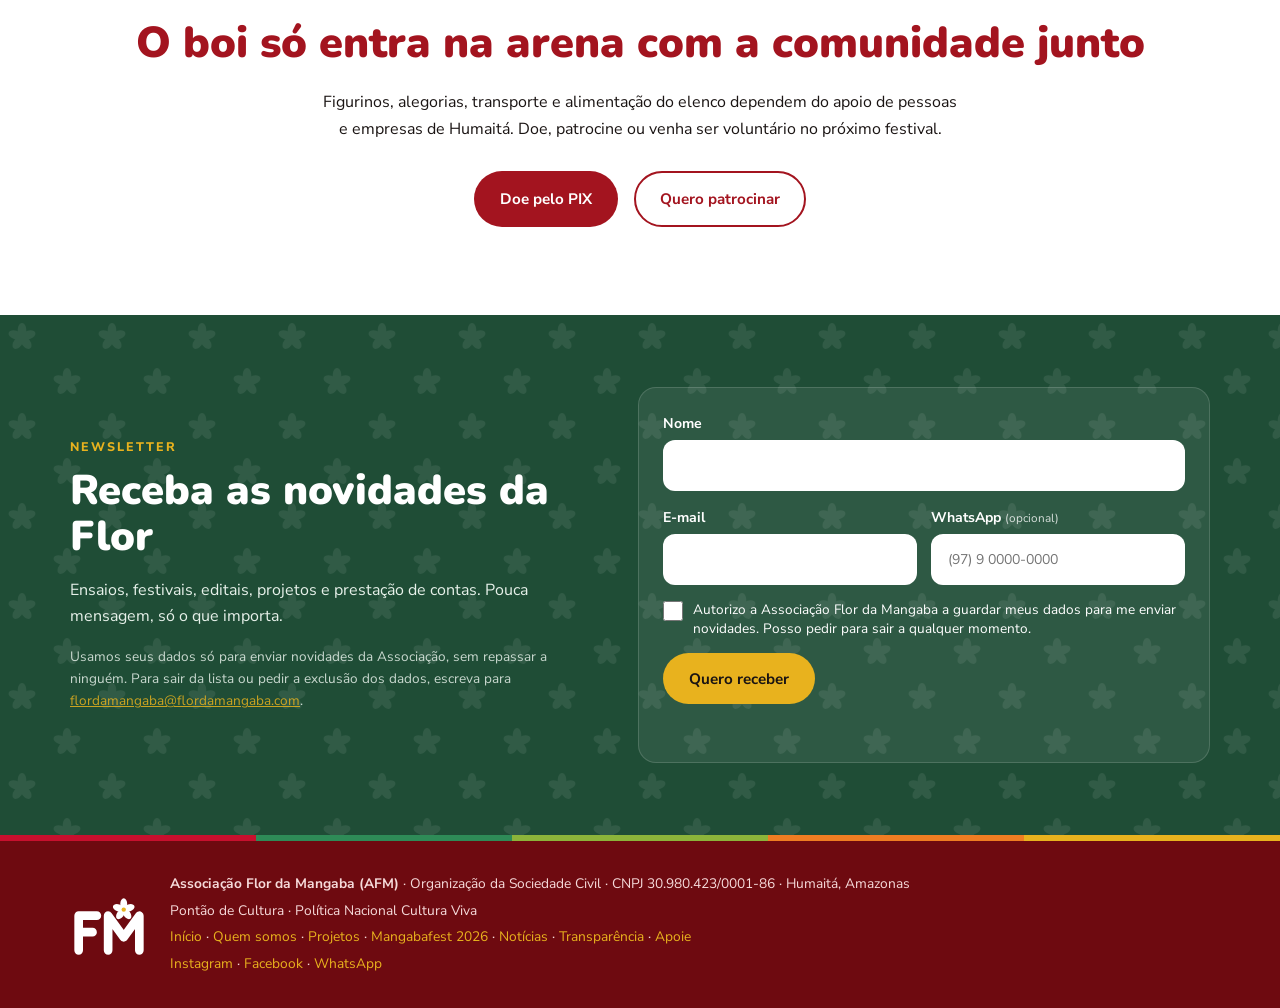
<file: mangabafest.html>
<!DOCTYPE html>
<html lang="pt-BR">
<head>
  <meta charset="UTF-8">
  <meta name="viewport" content="width=device-width, initial-scale=1.0">
  <title>Mangabafest 2026 – Boi-Bumbá Flor da Mangaba</title>
  <meta name="description" content="A apresentação do Boi-Bumbá Flor da Mangaba no Mangabafest 2026, o Festival Folclórico de Humaitá (AM). Fotos da arena, o elenco jovem e a nossa história no festival.">
  <meta name="theme-color" content="#a3141f">
  <meta property="og:title" content="Mangabafest 2026 – Boi-Bumbá Flor da Mangaba">
  <meta property="og:description" content="Penas, alegorias, ritmo e a juventude de Humaitá na arena do Festival Folclórico.">
  <meta property="og:type" content="website">
  <meta property="og:image" content="https://flordamangaba.github.io/img/fotos-mangabafest/mf-capa.webp">
  <link rel="icon" href="favicon.svg" type="image/svg+xml">
  <link rel="icon" href="img/icone.png" type="image/png" sizes="128x128">
  <link rel="preconnect" href="https://fonts.googleapis.com">
  <link rel="preconnect" href="https://fonts.gstatic.com" crossorigin>
  <link href="https://fonts.googleapis.com/css2?family=Nunito:wght@700;800;900&family=Nunito+Sans:wght@400;600;700;800&display=swap" rel="stylesheet">
  <link rel="stylesheet" href="estilo.css">
  <style>
    /* Estilos só desta página */
    .mf-capa { position: relative; min-height: min(88vh, 760px); display: flex; align-items: flex-end; color: #fff; overflow: hidden; background: var(--vinho); }
    .mf-capa > img { position: absolute; inset: 0; width: 100%; height: 100%; object-fit: cover; object-position: center 35%; }
    .mf-capa::before { content: ''; position: absolute; inset: 0; z-index: 1; background: linear-gradient(180deg, rgba(26,20,19,.15) 0%, rgba(26,20,19,.35) 45%, rgba(110,10,16,.92) 100%); }
    .mf-capa .container { position: relative; z-index: 2; padding: 6rem 0 3.5rem; }
    .mf-capa .sobretitulo { color: var(--amarelo); }
    .mf-capa h1 { font-size: clamp(2.8rem, 8vw, 5.6rem); line-height: 1; margin-bottom: 1rem; }
    .mf-capa h1 em { font-style: normal; color: var(--amarelo); }
    .mf-capa p.sub { font-size: clamp(1.05rem, 2vw, 1.3rem); max-width: 620px; margin-bottom: 1.8rem; color: #fbeaea; }
    .mf-capa .botoes { display: flex; flex-wrap: wrap; gap: 1rem; }
    .menu a.ativo { color: var(--vermelho); }

    .mf-numeros { background: var(--creme); }
    .mf-numeros .grade { display: grid; grid-template-columns: repeat(4, 1fr); gap: 1rem; padding: 2.2rem 0; text-align: center; }
    .mf-numeros strong { display: block; font-family: 'Nunito', sans-serif; font-weight: 900; font-size: clamp(1.9rem, 4vw, 2.6rem); color: var(--vermelho); line-height: 1.1; }
    .mf-numeros span { font-size: .9rem; color: var(--cinza); }

    .mf-intro { display: grid; grid-template-columns: 1.2fr 1fr; gap: 3rem; align-items: center; }
    .mf-intro .fotos-duplas { display: grid; grid-template-columns: 1fr 1fr; gap: 1rem; }
    .mf-intro .fotos-duplas img { border-radius: var(--raio); aspect-ratio: 3 / 4; object-fit: cover; width: 100%; box-shadow: 0 18px 40px rgba(110,10,16,.18); }
    .mf-intro .fotos-duplas img:last-child { margin-top: 2.5rem; }

    .mf-galeria { display: grid; grid-template-columns: repeat(4, 1fr); grid-auto-rows: 260px; gap: 1rem; }
    .mf-galeria figure { position: relative; overflow: hidden; border-radius: var(--raio); background: var(--vinho); }
    .mf-galeria img { width: 100%; height: 100%; object-fit: cover; transition: transform .4s; }
    .mf-galeria figure:hover img { transform: scale(1.05); }
    .mf-galeria figcaption { position: absolute; left: 0; right: 0; bottom: 0; padding: 1.6rem .9rem .7rem; font-size: .82rem; font-weight: 700; color: #fff; background: linear-gradient(transparent, rgba(0,0,0,.78)); }
    .mf-galeria .alta { grid-row: span 2; }

    .mf-elenco { display: grid; grid-template-columns: 1fr 1.1fr; gap: 3rem; align-items: center; }
    .mf-elenco .boi { display: flex; gap: 1.4rem; align-items: center; background: #fff; border-radius: var(--raio); padding: 1.2rem 1.4rem; margin-top: 1.6rem; box-shadow: 0 6px 20px rgba(26,20,19,.06); }
    .mf-elenco .boi img { width: 70px; flex-shrink: 0; }
    .mf-elenco .boi p { margin: 0; color: var(--cinza); font-size: .95rem; }
    .mf-elenco .foto img { border-radius: var(--raio); width: 100%; aspect-ratio: 4 / 3; object-fit: cover; box-shadow: 0 18px 40px rgba(110,10,16,.15); }
    .lista-check { list-style: none; margin-top: 1.2rem; }
    .lista-check li { position: relative; padding-left: 1.9rem; margin-bottom: .7rem; }
    .lista-check li::before { content: ''; position: absolute; left: 0; top: .35rem; width: 14px; height: 14px; border-radius: 50%; background: var(--cor, var(--vermelho)); }
    .lista-check li:nth-child(5n+2) { --cor: var(--verde-folha); }
    .lista-check li:nth-child(5n+3) { --cor: var(--limao); }
    .lista-check li:nth-child(5n+4) { --cor: var(--laranja); }
    .lista-check li:nth-child(5n+5) { --cor: var(--amarelo); }

    .mf-historia { display: grid; grid-template-columns: 1fr 1.25fr; gap: 3rem; align-items: start; }
    .mf-memoria { display: grid; grid-template-columns: repeat(3, 1fr); grid-auto-rows: 150px; gap: .8rem; }
    .mf-memoria img { width: 100%; height: 100%; object-fit: cover; border-radius: 14px; }
    .mf-memoria .larga { grid-column: span 2; }
    .mf-memoria .alta { grid-row: span 2; }
    .legenda-memoria { font-size: .85rem; margin-top: .8rem; opacity: .85; }

    .mf-apoio { text-align: center; }
    .mf-apoio p { max-width: 640px; margin: 0 auto 1.8rem; }
    .mf-apoio .botoes { display: flex; flex-wrap: wrap; gap: 1rem; justify-content: center; }

    @media (max-width: 960px) {
      .mf-intro, .mf-elenco, .mf-historia { grid-template-columns: 1fr; gap: 2rem; }
      .mf-galeria { grid-template-columns: repeat(2, 1fr); grid-auto-rows: 220px; }
      .mf-numeros .grade { grid-template-columns: repeat(2, 1fr); }
    }
    @media (max-width: 520px) {
      .mf-galeria { grid-auto-rows: 190px; gap: .6rem; }
      .mf-memoria { grid-auto-rows: 110px; }
    }
  </style>
</head>
<body>

<!-- ===================== MENU ===================== -->
<header class="topo">
  <div class="container topo-inner">
    <a href="index.html" class="marca">
      <svg class="simbolo" viewBox="0 0 180 140" aria-hidden="true"><g fill="none" stroke="currentColor" stroke-width="20" stroke-linecap="round" stroke-linejoin="round"><path d="M20 130V50H62M20 88H52"/><path d="M88 130V50L124 100L160 50V130"/></g><ellipse class="petala" cx="124" cy="23" rx="8" ry="13" fill="#C8102E"/><ellipse class="petala" cx="124" cy="23" rx="8" ry="13" fill="#2E8B57" transform="rotate(72 124 36)"/><ellipse class="petala" cx="124" cy="23" rx="8" ry="13" fill="#8CB43A" transform="rotate(144 124 36)"/><ellipse class="petala" cx="124" cy="23" rx="8" ry="13" fill="#EF7D22" transform="rotate(216 124 36)"/><ellipse class="petala" cx="124" cy="23" rx="8" ry="13" fill="#E8B21E" transform="rotate(288 124 36)"/><circle class="miolo" cx="124" cy="36" r="5" fill="#FFFFFF"/></svg>
      <span class="marca-texto"><small>ASSOCIAÇÃO</small><strong>Flor da Mangaba</strong></span>
    </a>
    <button class="menu-btn" aria-label="Abrir menu" aria-expanded="false">☰</button>
    <nav class="menu">
      <a href="quem-somos.html">Quem somos</a>
      <a href="projetos.html">Projetos</a>
      <a href="mangabafest.html" class="ativo" aria-current="page">Mangabafest 2026</a>
      <a href="noticias.html">Notícias</a>
      <a href="transparencia.html">Transparência</a>
      <a href="#newsletter">Newsletter</a>
      <a href="apoie.html" class="btn btn-pequeno">Apoie</a>
    </nav>
  </div>
</header>

<!-- ===================== CAPA ===================== -->
<section class="mf-capa">
  <img src="img/fotos-mangabafest/mf-capa.webp" alt="Brincante do Boi-Bumbá Flor da Mangaba diante de uma chuva de fogos na arena do Mangabafest 2026" width="720" height="1280" fetchpriority="high">
  <div class="container">
    <p class="sobretitulo">Festival Folclórico de Humaitá · Apresentação 2026</p>
    <h1>Mangaba<em>fest</em> 2026</h1>
    <p class="sub">Penas, alegorias, toadas e a força da juventude de Humaitá. Veja como foi a apresentação do Boi-Bumbá Flor da Mangaba na arena do festival.</p>
    <div class="botoes">
      <a href="#fotos" class="btn btn-amarelo">Ver as fotos</a>
      <a href="index.html#apoie" class="btn btn-claro">Apoie o boi</a>
    </div>
  </div>
</section>
<div class="faixa"></div>

<!-- ===================== NÚMEROS ===================== -->
<section class="mf-numeros">
  <div class="container grade">
    <div><strong>2012</strong><span>no festival desde a fundação</span></div>
    <div><strong>3</strong><span>títulos de campeão (2013, 2015 e 2019)</span></div>
    <div><strong>~45</strong><span>dançarinos no elenco</span></div>
    <div><strong>12 a 21</strong><span>anos: a idade da nossa juventude</span></div>
  </div>
</section>

<!-- ===================== O FESTIVAL ===================== -->
<section class="secao">
  <div class="container mf-intro">
    <div>
      <p class="sobretitulo">O festival</p>
      <h2>A maior festa da cultura popular de Humaitá</h2>
      <p>O <strong>Mangabafest</strong> é o nome do <strong>Festival Folclórico Humaitaense</strong>, realizado pela Prefeitura de Humaitá, por meio da Secretaria Municipal de Cultura e Turismo, em parceria com as agremiações folclóricas da cidade.</p>
      <p>É na arena que os bois-bumbás do grupo especial mostram o trabalho de meses: toadas, coreografias, figurinos, alegorias e os itens que contam a história escolhida por cada boi. O festival valoriza as tradições populares e as danças da região, movimenta o artesanato e o comércio local e reúne famílias inteiras nas arquibancadas.</p>
      <p>O Boi-Bumbá Flor da Mangaba, principal projeto cultural da Associação, está na disputa desde 2012.</p>
    </div>
    <div class="fotos-duplas">
      <img src="img/fotos-mangabafest/mf-item-pena.webp" alt="Brincante com grande cocar de penas vermelhas e douradas dançando na arena" width="720" height="1280" loading="lazy">
      <img src="img/fotos-mangabafest/mf-tribo.webp" alt="Tribo dançando diante de uma alegoria indígena gigante" width="720" height="1280" loading="lazy">
    </div>
  </div>
</section>

<!-- ===================== GALERIA 2026 ===================== -->
<!-- Para trocar ou acrescentar fotos: coloque o arquivo .webp em img/ e copie uma linha <figure>. -->
<section id="fotos" class="secao secao-vermelha">
  <div class="container">
    <p class="sobretitulo">A apresentação 2026</p>
    <h2>Noite de boi na arena</h2>
    <!-- TEMA 2026: quando o tema estiver definido, acrescente aqui um parágrafo, por exemplo:
         <p>Em 2026, o Flor da Mangaba levou para a arena o tema <strong>[Tema 2026]</strong>.</p> -->
    <div class="mf-galeria">
      <figure class="alta"><img src="img/fotos-mangabafest/mf-boi.webp" alt="O boi Flor da Mangaba, branco com saia vermelha, evoluindo na arena" width="720" height="1280" loading="lazy"><figcaption>O boi Flor da Mangaba</figcaption></figure>
      <figure><img src="img/fotos-mangabafest/mf-ave.webp" alt="Alegoria de pássaro vermelho com asas abertas e igreja ao fundo" width="720" height="960" loading="lazy" style="object-position: center 30%"><figcaption>Alegoria na arena</figcaption></figure>
      <figure><img src="img/fotos-mangabafest/mf-chegada.webp" alt="Alegoria com fogos de artifício e dançarinas à frente" width="720" height="960" loading="lazy" style="object-position: center 30%"><figcaption>Fogos na chegada da alegoria</figcaption></figure>
      <figure class="alta"><img src="img/fotos-mangabafest/mf-penas.webp" alt="Brincante com fantasia de penas vermelhas em movimento" width="720" height="1280" loading="lazy"><figcaption>Penas e movimento</figcaption></figure>
      <figure class="alta"><img src="img/fotos-mangabafest/mf-dancarino.webp" alt="Dançarino com cocar e estandarte dourado" width="720" height="1280" loading="lazy"><figcaption>Cocar e estandarte</figcaption></figure>
      <figure class="alta"><img src="img/fotos-mangabafest/mf-fogos.webp" alt="Brincante em frente à pirotecnia rosa na arena" width="720" height="1280" loading="lazy" style="object-position: center 60%"><figcaption>Pirotecnia</figcaption></figure>
      <figure><img src="img/fotos-mangabafest/mf-ritual.webp" alt="Grande alegoria com chamas e dançarinas indígenas" width="720" height="960" loading="lazy"><figcaption>Ritual na arena</figcaption></figure>
      <figure><img src="img/fotos-mangabafest/mf-alegoria.webp" alt="Alegoria iluminada com brincantes à frente" width="720" height="1280" loading="lazy" style="object-position: center 55%"><figcaption>As alegorias</figcaption></figure>
      <figure><img src="img/fotos-mangabafest/mf-boi2.webp" alt="O boi Flor da Mangaba girando na arena diante da plateia" width="720" height="1280" loading="lazy" style="object-position: center 60%"><figcaption>O boi diante da galera</figcaption></figure>
    </div>
    <p class="mais-fotos">Mais fotos e vídeos no <a href="https://www.instagram.com/boiflordamangaba/" target="_blank" rel="noopener">Instagram</a> e no <a href="https://www.facebook.com/boibumbaflordamangaba" target="_blank" rel="noopener">Facebook</a></p>
  </div>
</section>

<!-- ===================== QUEM FAZ ===================== -->
<section class="secao secao-creme">
  <div class="container mf-elenco">
    <div class="foto">
      <img src="img/fotos-mangabafest/hist-elenco.webp" alt="Elenco do Boi-Bumbá Flor da Mangaba reunido no palco" width="720" height="593" loading="lazy">
    </div>
    <div>
      <p class="sobretitulo">Quem faz acontecer</p>
      <h2>Uma apresentação feita pela juventude</h2>
      <p>Por trás de cada noite de festival há meses de preparação. O boi também é uma escola de convivência, disciplina e cultura amazônica para os jovens da cidade.</p>
      <ul class="lista-check">
        <li>Cerca de <strong>45 dançarinos</strong> de 12 a 21 anos a cada ano.</li>
        <li>Ensaios de <strong>fevereiro a agosto</strong>, das 19h às 21h, na quadra da Associação.</li>
        <li>Um elenco que se renova entre 50% e 90% a cada ano, abrindo espaço para novas gerações.</li>
        <li>Intercâmbio com grupos de Manaus, Lábrea e Porto Velho.</li>
        <li>Uma delegação de 30 dançarinos no Festival Flor Maracujá, em Porto Velho (RO).</li>
      </ul>
      <div class="boi">
        <img src="img/logo.webp" alt="Logo do Boi-Bumbá Flor da Mangaba" width="393" height="560" loading="lazy">
        <p>O Boi-Bumbá Flor da Mangaba é um projeto da <strong>Associação Flor da Mangaba</strong>, que também atua com educação, esporte e lazer, infância e juventude e meio ambiente. <a href="index.html#projetos">Conheça os outros projetos</a>.</p>
      </div>
    </div>
  </div>
</section>

<!-- ===================== HISTÓRIA ===================== -->
<section id="historia" class="secao secao-escura">
  <div class="container mf-historia">
    <div>
      <p class="sobretitulo">Nossa história no festival</p>
      <h2>Mais de uma década na arena</h2>
      <ol class="linha-tempo">
        <li><span>2012</span>Fundação da Associação e primeira participação no festival.</li>
        <li><span>2013</span>Primeiro título de campeão.</li>
        <li><span>2015</span>Segundo título de campeão.</li>
        <li><span>2019</span>Terceiro título de campeão.</li>
        <li><span>2020–21</span>Festival suspenso pela pandemia.</li>
        <li><span>2026</span>Apresentação no Mangabafest 2026, com o elenco jovem e a Associação certificada como Pontão de Cultura.</li>
      </ol>
    </div>
    <div>
      <div class="mf-memoria">
        <img class="larga" src="img/fotos-mangabafest/hist-arena.webp" alt="Sinhazinha e o boi diante do letreiro Mangaba em festival anterior" width="640" height="354" loading="lazy">
        <img class="alta" src="img/fotos-mangabafest/hist-destaque.webp" alt="Brincante com fantasia de penas e estandarte em festival anterior" width="720" height="720" loading="lazy">
        <img src="img/fotos-mangabafest/hist-tribo.webp" alt="Dançarinos de tribo com pintura corporal" width="720" height="540" loading="lazy">
        <img src="img/fotos-mangabafest/hist-cunhas.webp" alt="Dançarinas do boi com figurino vermelho e branco" width="720" height="405" loading="lazy">
        <img class="larga" src="img/fotos-mangabafest/hist-galera.webp" alt="Galera do Flor da Mangaba iluminada com celulares diante do letreiro" width="617" height="386" loading="lazy">
      </div>
      <p class="legenda-memoria">Fotos de festivais anteriores, do acervo da Associação.</p>
    </div>
  </div>
</section>

<!-- ===================== APOIO ===================== -->
<section class="secao mf-apoio">
  <div class="container">
    <p class="sobretitulo">Faça parte</p>
    <h2>O boi só entra na arena com a comunidade junto</h2>
    <p>Figurinos, alegorias, transporte e alimentação do elenco dependem do apoio de pessoas e empresas de Humaitá. Doe, patrocine ou venha ser voluntário no próximo festival.</p>
    <div class="botoes">
      <a href="index.html#apoie" class="btn">Doe pelo PIX</a>
      <a href="https://wa.me/5513981993674?text=Ol%C3%A1!%20Minha%20empresa%20quer%20apoiar%20o%20Boi-Bumb%C3%A1%20Flor%20da%20Mangaba%20no%20Mangabafest." target="_blank" rel="noopener" class="btn btn-contorno">Quero patrocinar</a>
    </div>
  </div>
</section>

<!-- ===================== NEWSLETTER ===================== -->
<!-- Os cadastros vão para a planilha "Cadastros Newsletter - Site Flor da Mangaba" no Google Drive da Associação. -->
<section id="newsletter" class="newsletter">
  <div class="container news-inner">
    <div>
      <p class="sobretitulo">Newsletter</p>
      <h2>Receba as novidades da Flor</h2>
      <p>Ensaios, festivais, editais, projetos e prestação de contas. Pouca mensagem, só o que importa.</p>
      <p class="news-lgpd">Usamos seus dados só para enviar novidades da Associação, sem repassar a ninguém. Para sair da lista ou pedir a exclusão dos dados, escreva para <a href="mailto:flordamangaba@flordamangaba.com">flordamangaba@flordamangaba.com</a>.</p>
    </div>
    <form class="news-form" data-form="https://docs.google.com/forms/d/e/1FAIpQLScSnGowbHH4AAw-lj3misverET8TPwMbqKQCwAT6amnOzdVQg/formResponse">
      <label>Nome<input name="nome" required autocomplete="name" maxlength="120"></label>
      <label>E-mail<input type="email" name="email" required autocomplete="email" maxlength="160"></label>
      <label><span>WhatsApp <small>(opcional)</small></span><input type="tel" name="whatsapp" autocomplete="tel" placeholder="(97) 9 0000-0000" maxlength="30"></label>
      <label class="news-isca" aria-hidden="true">Não preencha<input name="site" tabindex="-1" autocomplete="off"></label>
      <label class="aceite"><input type="checkbox" name="aceite" required> <span>Autorizo a Associação Flor da Mangaba a guardar meus dados para me enviar novidades. Posso pedir para sair a qualquer momento.</span></label>
      <button class="btn btn-amarelo" type="submit">Quero receber</button>
      <p class="news-msg" role="status" aria-live="polite"></p>
    </form>
  </div>
</section>

<div class="faixa"></div>
<footer class="rodape">
  <div class="container rodape-inner">
    <svg class="simbolo simbolo-branco" viewBox="0 0 180 140" aria-hidden="true"><g fill="none" stroke="currentColor" stroke-width="20" stroke-linecap="round" stroke-linejoin="round"><path d="M20 130V50H62M20 88H52"/><path d="M88 130V50L124 100L160 50V130"/></g><ellipse class="petala" cx="124" cy="23" rx="8" ry="13" fill="#C8102E"/><ellipse class="petala" cx="124" cy="23" rx="8" ry="13" fill="#2E8B57" transform="rotate(72 124 36)"/><ellipse class="petala" cx="124" cy="23" rx="8" ry="13" fill="#8CB43A" transform="rotate(144 124 36)"/><ellipse class="petala" cx="124" cy="23" rx="8" ry="13" fill="#EF7D22" transform="rotate(216 124 36)"/><ellipse class="petala" cx="124" cy="23" rx="8" ry="13" fill="#E8B21E" transform="rotate(288 124 36)"/><circle class="miolo" cx="124" cy="36" r="5" fill="#FFFFFF"/></svg>
    <div>
      <p><strong>Associação Flor da Mangaba (AFM)</strong> · Organização da Sociedade Civil · CNPJ 30.980.423/0001-86 · Humaitá, Amazonas</p>
      <p>Pontão de Cultura · Política Nacional Cultura Viva</p>
      <p class="rodape-redes">
        <a href="index.html">Início</a> ·
        <a href="quem-somos.html">Quem somos</a> ·
        <a href="projetos.html">Projetos</a> ·
        <a href="mangabafest.html">Mangabafest 2026</a> ·
        <a href="noticias.html">Notícias</a> ·
        <a href="transparencia.html">Transparência</a> ·
        <a href="apoie.html">Apoie</a>
      </p>
      <p class="rodape-redes">
        <a href="https://www.instagram.com/boiflordamangaba/" target="_blank" rel="noopener">Instagram</a> ·
        <a href="https://www.facebook.com/boibumbaflordamangaba" target="_blank" rel="noopener">Facebook</a> ·
        <a href="https://wa.me/5513981993674" target="_blank" rel="noopener">WhatsApp</a>
      </p>
    </div>
  </div>
</footer>

<div class="aviso" role="status" aria-live="polite"></div>
<script src="site.js"></script>
</body>
</html>
</file>
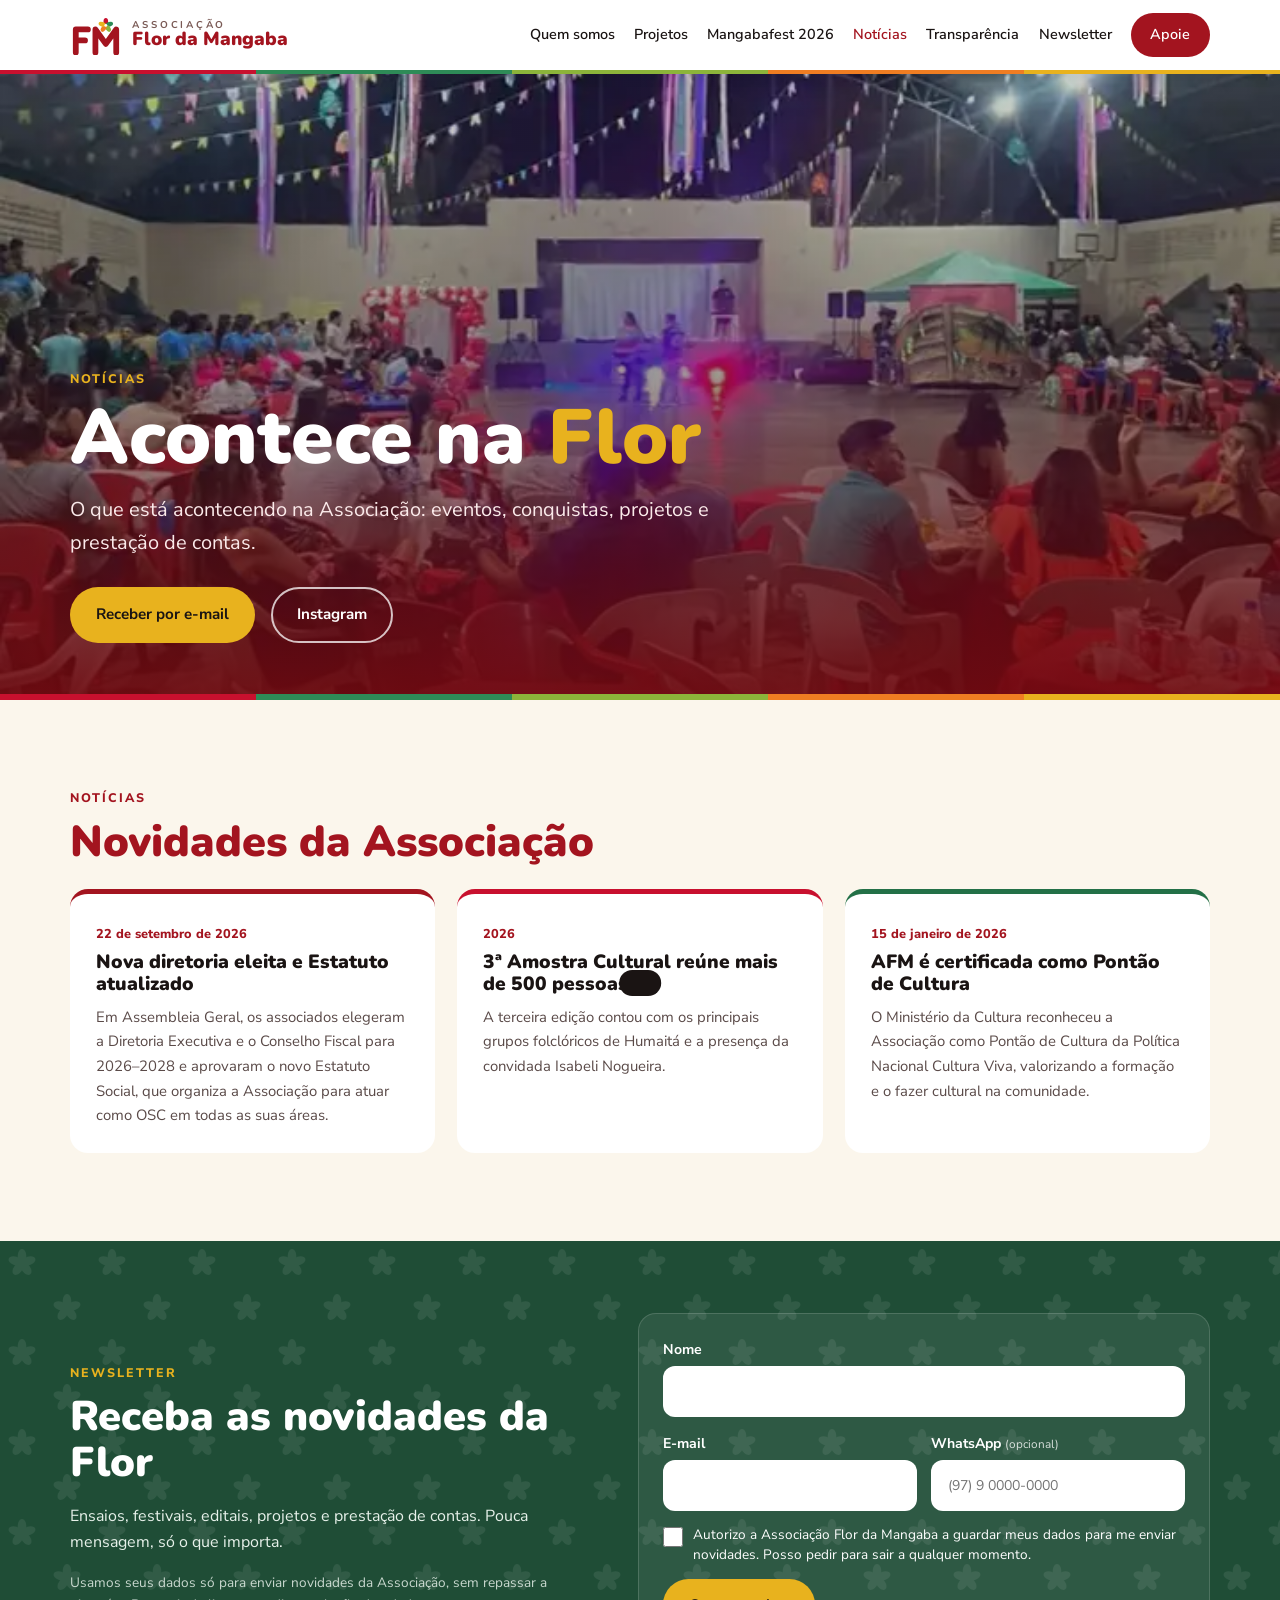
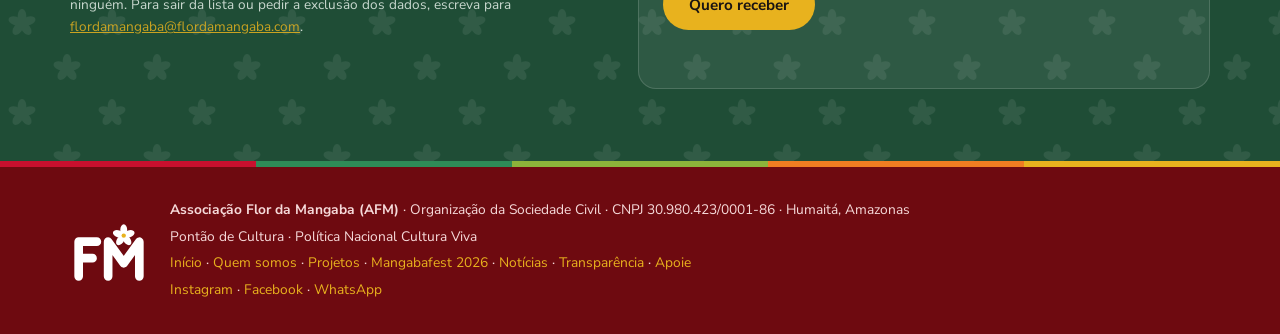
<file: noticias.html>
<!DOCTYPE html>
<html lang="pt-BR">
<head>
  <meta charset="UTF-8">
  <meta name="viewport" content="width=device-width, initial-scale=1.0">
  <title>Notícias – Associação Flor da Mangaba</title>
  <meta name="description" content="Novidades da Associação Flor da Mangaba: eventos, conquistas, projetos e prestação de contas.">
  <meta name="theme-color" content="#a3141f">
  <meta property="og:title" content="Notícias – Associação Flor da Mangaba">
  <meta property="og:description" content="Novidades da Associação Flor da Mangaba: eventos, conquistas, projetos e prestação de contas.">
  <meta property="og:type" content="website">
  <meta property="og:image" content="https://flordamangaba.github.io/img/amostra1.webp">
  <link rel="icon" href="favicon.svg" type="image/svg+xml">
  <link rel="icon" href="img/icone.png" type="image/png" sizes="128x128">
  <link rel="apple-touch-icon" href="img/icone.png">
  <link rel="preconnect" href="https://fonts.googleapis.com">
  <link rel="preconnect" href="https://fonts.gstatic.com" crossorigin>
  <link href="https://fonts.googleapis.com/css2?family=Nunito:wght@700;800;900&family=Nunito+Sans:wght@400;600;700;800&display=swap" rel="stylesheet">
  <link rel="stylesheet" href="estilo.css">
</head>
<body>
<!-- ===================== MENU ===================== -->
<header class="topo">
  <div class="container topo-inner">
    <a href="index.html" class="marca">
      <svg class="simbolo" viewBox="0 0 180 140" aria-hidden="true"><g fill="none" stroke="currentColor" stroke-width="20" stroke-linecap="round" stroke-linejoin="round"><path d="M20 130V50H62M20 88H52"/><path d="M88 130V50L124 100L160 50V130"/></g><ellipse class="petala" cx="124" cy="23" rx="8" ry="13" fill="#C8102E"/><ellipse class="petala" cx="124" cy="23" rx="8" ry="13" fill="#2E8B57" transform="rotate(72 124 36)"/><ellipse class="petala" cx="124" cy="23" rx="8" ry="13" fill="#8CB43A" transform="rotate(144 124 36)"/><ellipse class="petala" cx="124" cy="23" rx="8" ry="13" fill="#EF7D22" transform="rotate(216 124 36)"/><ellipse class="petala" cx="124" cy="23" rx="8" ry="13" fill="#E8B21E" transform="rotate(288 124 36)"/><circle class="miolo" cx="124" cy="36" r="5" fill="#FFFFFF"/></svg>
      <span class="marca-texto"><small>ASSOCIAÇÃO</small><strong>Flor da Mangaba</strong></span>
    </a>
    <button class="menu-btn" aria-label="Abrir menu" aria-expanded="false">☰</button>
    <nav class="menu">
      <a href="quem-somos.html">Quem somos</a>
      <a href="projetos.html">Projetos</a>
      <a href="mangabafest.html">Mangabafest 2026</a>
      <a href="noticias.html" class="ativo" aria-current="page">Notícias</a>
      <a href="transparencia.html">Transparência</a>
      <a href="#newsletter">Newsletter</a>
      <a href="apoie.html" class="btn btn-pequeno">Apoie</a>
    </nav>
  </div>
</header>

<!-- ===================== CAPA DA PÁGINA ===================== -->
<section class="pg-capa">
  <img src="img/amostra1.webp" alt="Público na Amostra Cultural" fetchpriority="high" style="object-position: center 50%">
  <div class="container">
    <p class="sobretitulo">Notícias</p>
    <h1>Acontece na <em>Flor</em></h1>
    <p class="sub">O que está acontecendo na Associação: eventos, conquistas, projetos e prestação de contas.</p>
    <div class="botoes">
      <a href="#newsletter" class="btn btn-amarelo">Receber por e-mail</a>
      <a href="https://www.instagram.com/boiflordamangaba/" class="btn btn-claro">Instagram</a>
    </div>
  </div>
</section>
<div class="faixa"></div>

<!-- ===================== NOTÍCIAS ===================== -->
<!-- Para adicionar uma notícia, copie um bloco <article class="noticia"> e coloque no topo da lista. -->
<section id="noticias" class="secao secao-creme">
  <div class="container">
    <p class="sobretitulo">Notícias</p>
    <h2>Novidades da Associação</h2>
    <div class="lista-noticias">
      <article class="noticia">
        <time datetime="2026-09-22">22 de setembro de 2026</time>
        <h3>Nova diretoria eleita e Estatuto atualizado</h3>
        <p>Em Assembleia Geral, os associados elegeram a Diretoria Executiva e o Conselho Fiscal para 2026–2028 e aprovaram o novo Estatuto Social, que organiza a Associação para atuar como OSC em todas as suas áreas.</p>
      </article>
      <article class="noticia c-cultura">
        <time datetime="2026-07-01">2026</time>
        <h3>3ª Amostra Cultural reúne mais de 500 pessoas</h3>
        <p>A terceira edição contou com os principais grupos folclóricos de Humaitá e a presença da convidada Isabeli Nogueira.</p>
      </article>
      <article class="noticia c-ambiente">
        <time datetime="2026-01-15">15 de janeiro de 2026</time>
        <h3>AFM é certificada como Pontão de Cultura</h3>
        <p>O Ministério da Cultura reconheceu a Associação como Pontão de Cultura da Política Nacional Cultura Viva, valorizando a formação e o fazer cultural na comunidade.</p>
      </article>
    </div>
  </div>
</section>

<!-- ===================== NEWSLETTER ===================== -->
<!-- Os cadastros vão para a planilha "Cadastros Newsletter - Site Flor da Mangaba" no Google Drive da Associação. -->
<section id="newsletter" class="newsletter">
  <div class="container news-inner">
    <div>
      <p class="sobretitulo">Newsletter</p>
      <h2>Receba as novidades da Flor</h2>
      <p>Ensaios, festivais, editais, projetos e prestação de contas. Pouca mensagem, só o que importa.</p>
      <p class="news-lgpd">Usamos seus dados só para enviar novidades da Associação, sem repassar a ninguém. Para sair da lista ou pedir a exclusão dos dados, escreva para <a href="mailto:flordamangaba@flordamangaba.com">flordamangaba@flordamangaba.com</a>.</p>
    </div>
    <form class="news-form" data-form="https://docs.google.com/forms/d/e/1FAIpQLScSnGowbHH4AAw-lj3misverET8TPwMbqKQCwAT6amnOzdVQg/formResponse">
      <label>Nome<input name="nome" required autocomplete="name" maxlength="120"></label>
      <label>E-mail<input type="email" name="email" required autocomplete="email" maxlength="160"></label>
      <label><span>WhatsApp <small>(opcional)</small></span><input type="tel" name="whatsapp" autocomplete="tel" placeholder="(97) 9 0000-0000" maxlength="30"></label>
      <label class="news-isca" aria-hidden="true">Não preencha<input name="site" tabindex="-1" autocomplete="off"></label>
      <label class="aceite"><input type="checkbox" name="aceite" required> <span>Autorizo a Associação Flor da Mangaba a guardar meus dados para me enviar novidades. Posso pedir para sair a qualquer momento.</span></label>
      <button class="btn btn-amarelo" type="submit">Quero receber</button>
      <p class="news-msg" role="status" aria-live="polite"></p>
    </form>
  </div>
</section>

<div class="faixa"></div>
<footer class="rodape">
  <div class="container rodape-inner">
    <svg class="simbolo simbolo-branco" viewBox="0 0 180 140" aria-hidden="true"><g fill="none" stroke="currentColor" stroke-width="20" stroke-linecap="round" stroke-linejoin="round"><path d="M20 130V50H62M20 88H52"/><path d="M88 130V50L124 100L160 50V130"/></g><ellipse class="petala" cx="124" cy="23" rx="8" ry="13" fill="#C8102E"/><ellipse class="petala" cx="124" cy="23" rx="8" ry="13" fill="#2E8B57" transform="rotate(72 124 36)"/><ellipse class="petala" cx="124" cy="23" rx="8" ry="13" fill="#8CB43A" transform="rotate(144 124 36)"/><ellipse class="petala" cx="124" cy="23" rx="8" ry="13" fill="#EF7D22" transform="rotate(216 124 36)"/><ellipse class="petala" cx="124" cy="23" rx="8" ry="13" fill="#E8B21E" transform="rotate(288 124 36)"/><circle class="miolo" cx="124" cy="36" r="5" fill="#FFFFFF"/></svg>
    <div>
      <p><strong>Associação Flor da Mangaba (AFM)</strong> · Organização da Sociedade Civil · CNPJ 30.980.423/0001-86 · Humaitá, Amazonas</p>
      <p>Pontão de Cultura · Política Nacional Cultura Viva</p>
      <p class="rodape-redes">
        <a href="index.html">Início</a> ·
        <a href="quem-somos.html">Quem somos</a> ·
        <a href="projetos.html">Projetos</a> ·
        <a href="mangabafest.html">Mangabafest 2026</a> ·
        <a href="noticias.html">Notícias</a> ·
        <a href="transparencia.html">Transparência</a> ·
        <a href="apoie.html">Apoie</a>
      </p>
      <p class="rodape-redes">
        <a href="https://www.instagram.com/boiflordamangaba/" target="_blank" rel="noopener">Instagram</a> ·
        <a href="https://www.facebook.com/boibumbaflordamangaba" target="_blank" rel="noopener">Facebook</a> ·
        <a href="https://wa.me/5513981993674" target="_blank" rel="noopener">WhatsApp</a>
      </p>
    </div>
  </div>
</footer>

<div class="aviso" role="status" aria-live="polite"></div>
<script src="site.js"></script>
</body>
</html>
</file>
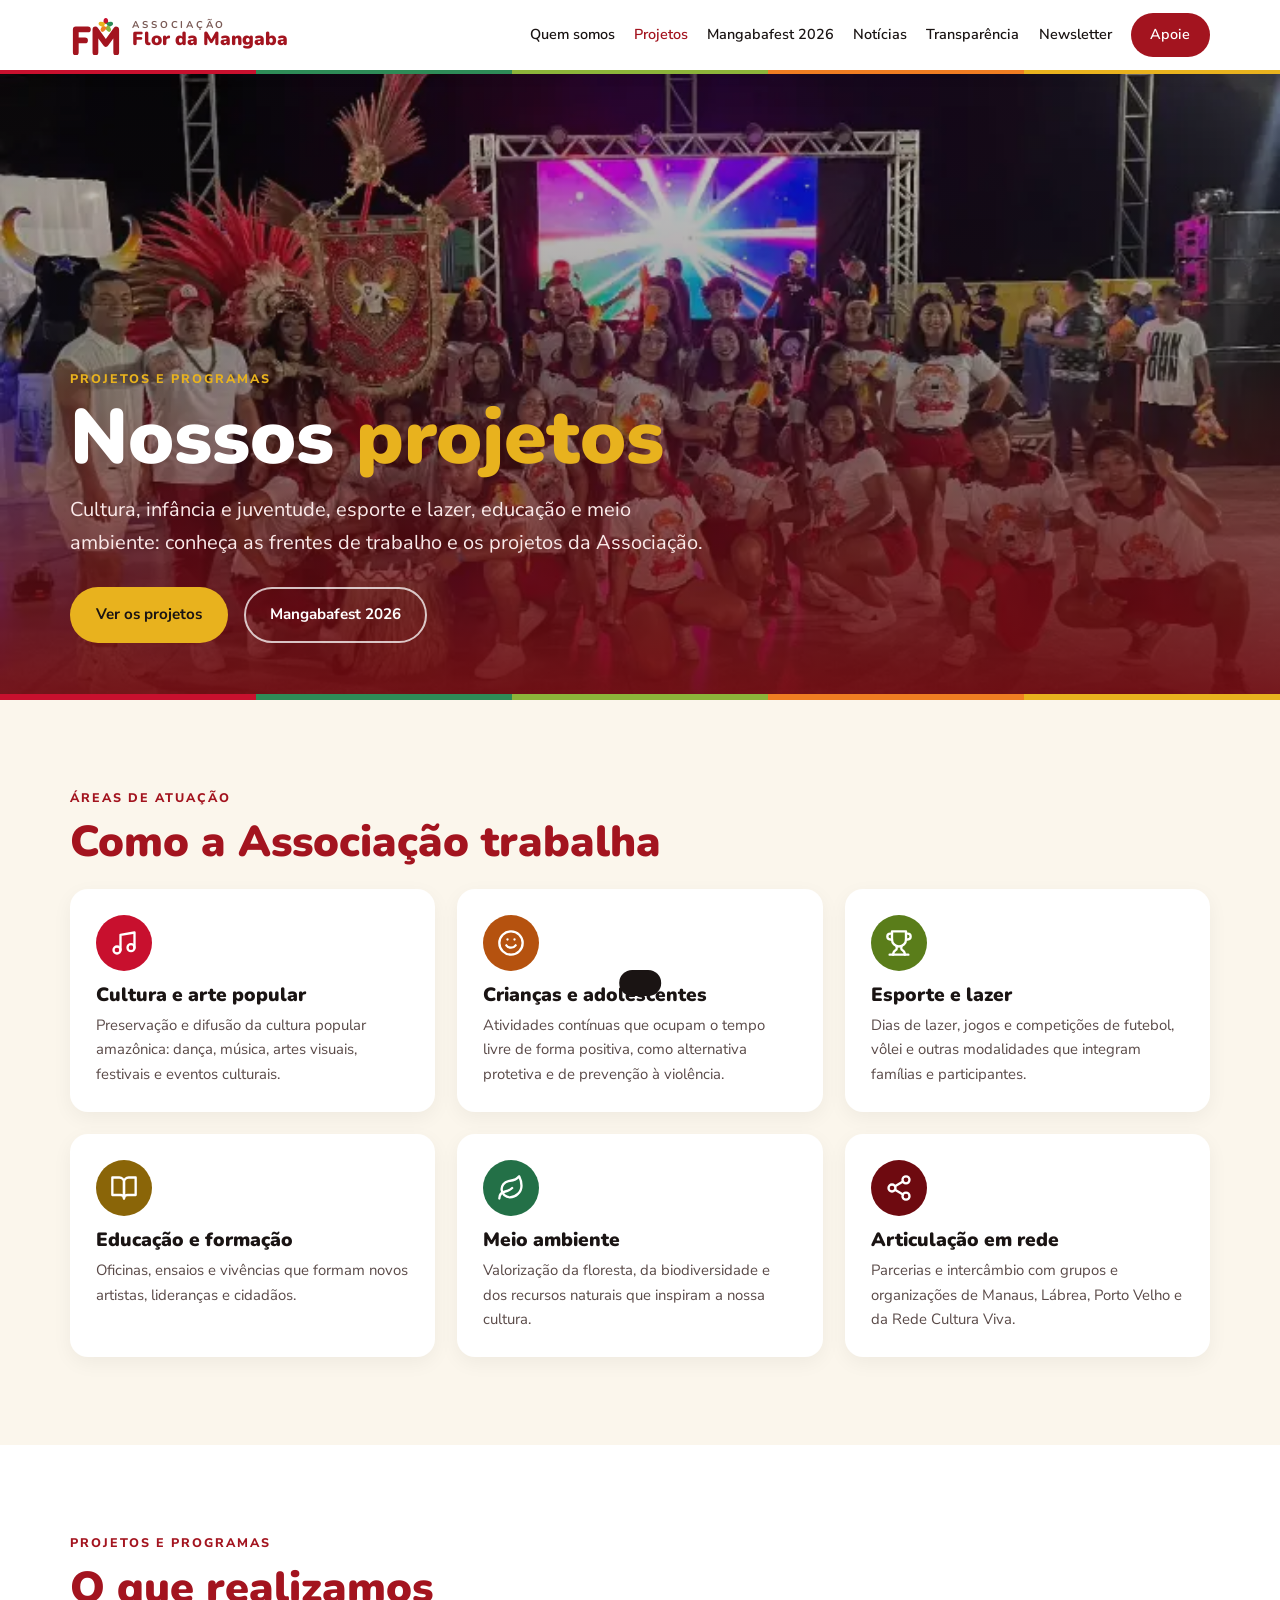
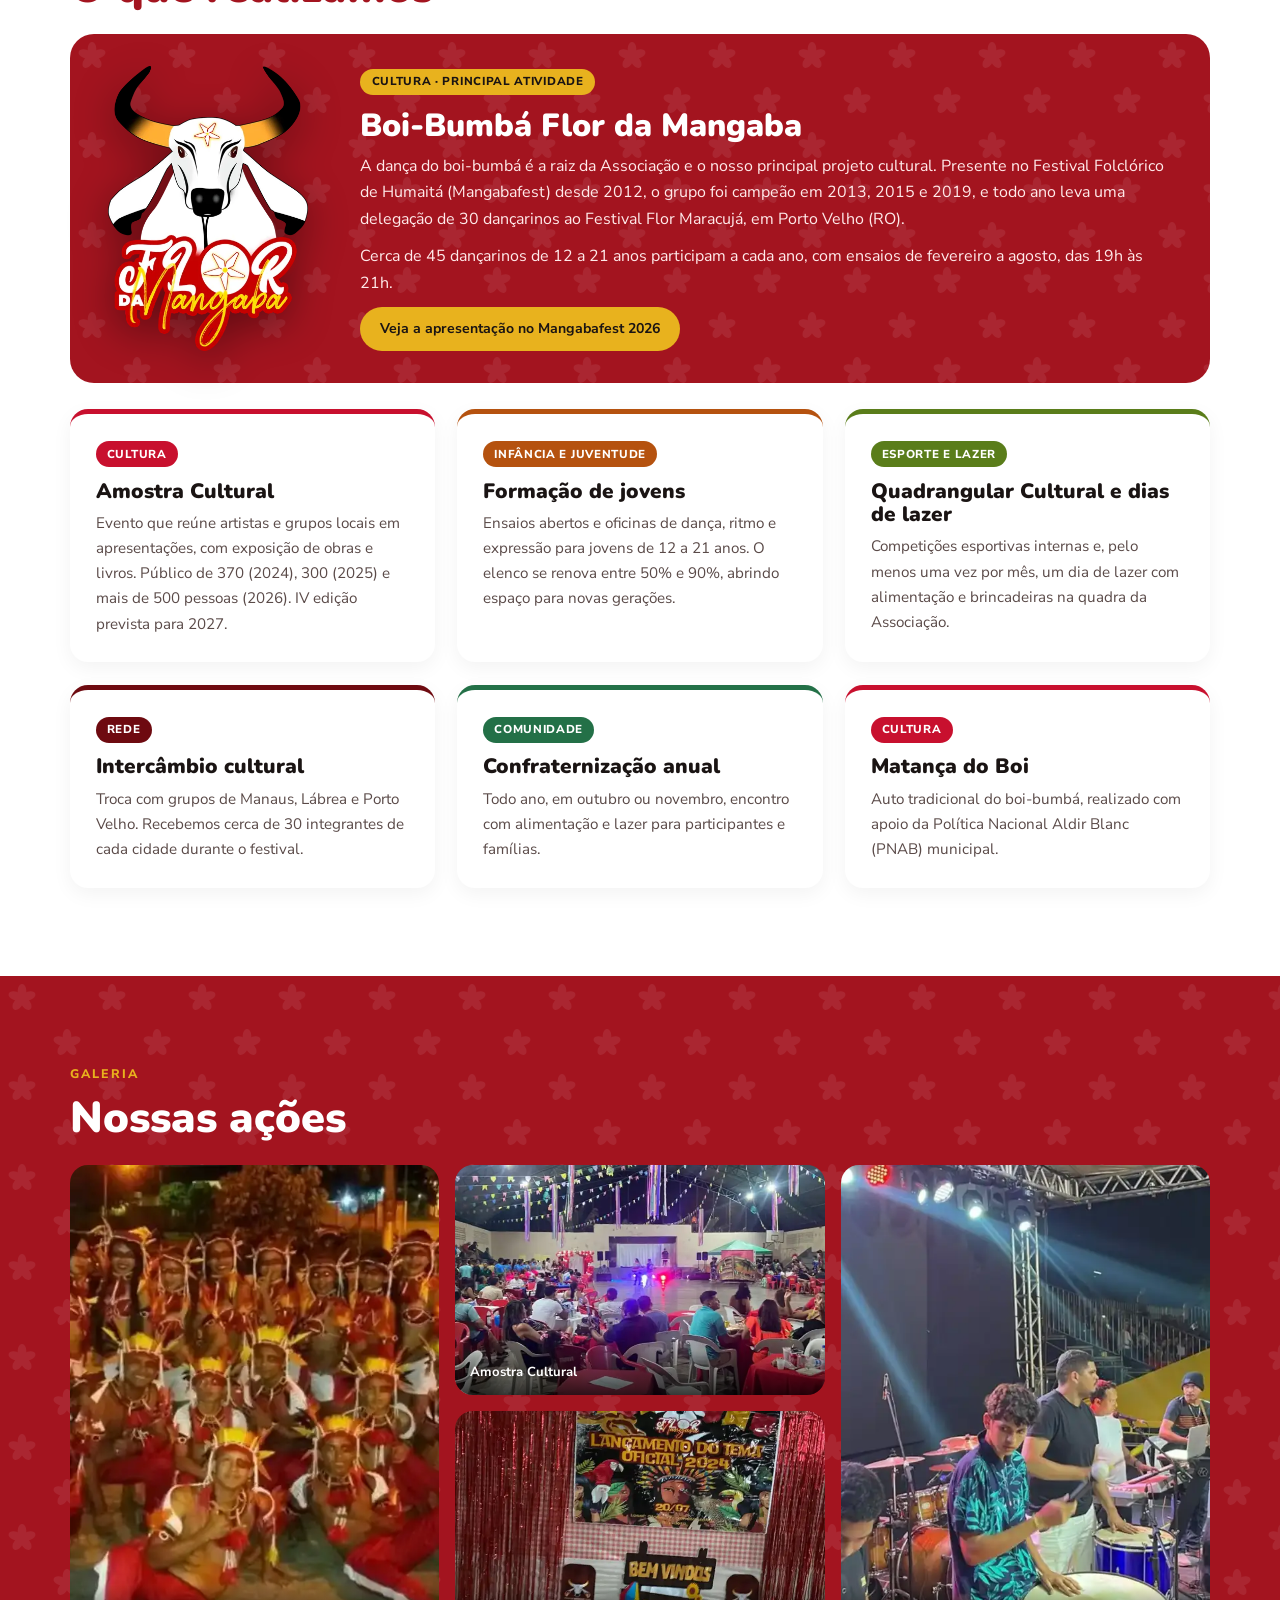
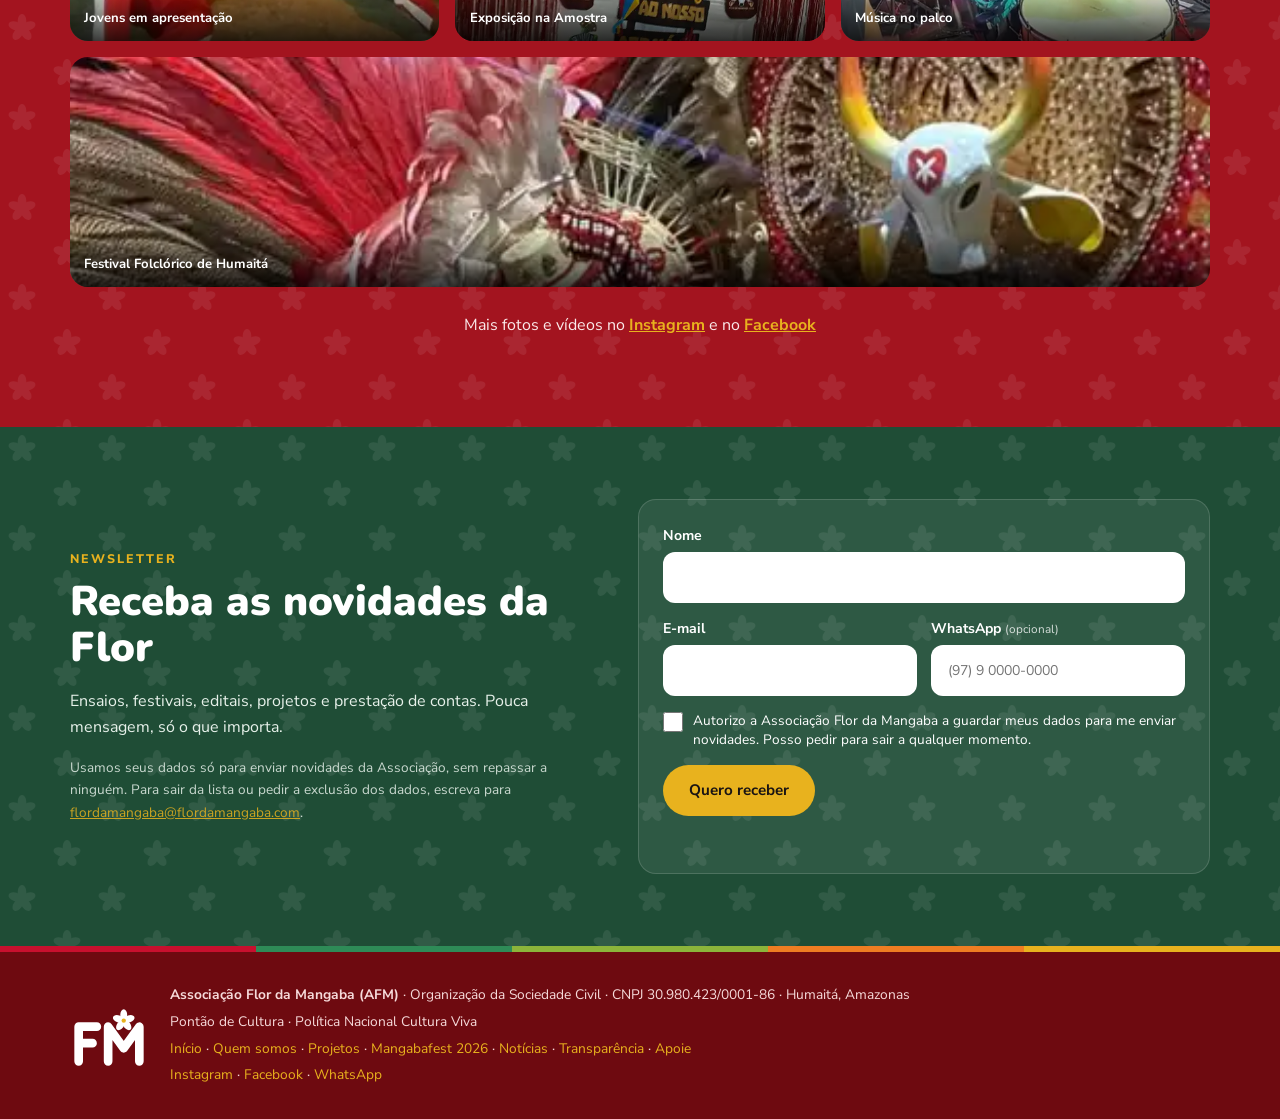
<file: projetos.html>
<!DOCTYPE html>
<html lang="pt-BR">
<head>
  <meta charset="UTF-8">
  <meta name="viewport" content="width=device-width, initial-scale=1.0">
  <title>Projetos – Associação Flor da Mangaba</title>
  <meta name="description" content="Boi-Bumbá Flor da Mangaba, Amostra Cultural, formação de jovens, esporte e lazer e intercâmbio cultural em Humaitá (AM).">
  <meta name="theme-color" content="#a3141f">
  <meta property="og:title" content="Projetos – Associação Flor da Mangaba">
  <meta property="og:description" content="Boi-Bumbá Flor da Mangaba, Amostra Cultural, formação de jovens, esporte e lazer e intercâmbio cultural em Humaitá (AM).">
  <meta property="og:type" content="website">
  <meta property="og:image" content="https://flordamangaba.github.io/img/fotos-mangabafest/hist-elenco.webp">
  <link rel="icon" href="favicon.svg" type="image/svg+xml">
  <link rel="icon" href="img/icone.png" type="image/png" sizes="128x128">
  <link rel="apple-touch-icon" href="img/icone.png">
  <link rel="preconnect" href="https://fonts.googleapis.com">
  <link rel="preconnect" href="https://fonts.gstatic.com" crossorigin>
  <link href="https://fonts.googleapis.com/css2?family=Nunito:wght@700;800;900&family=Nunito+Sans:wght@400;600;700;800&display=swap" rel="stylesheet">
  <link rel="stylesheet" href="estilo.css">
</head>
<body>
<!-- ===================== MENU ===================== -->
<header class="topo">
  <div class="container topo-inner">
    <a href="index.html" class="marca">
      <svg class="simbolo" viewBox="0 0 180 140" aria-hidden="true"><g fill="none" stroke="currentColor" stroke-width="20" stroke-linecap="round" stroke-linejoin="round"><path d="M20 130V50H62M20 88H52"/><path d="M88 130V50L124 100L160 50V130"/></g><ellipse class="petala" cx="124" cy="23" rx="8" ry="13" fill="#C8102E"/><ellipse class="petala" cx="124" cy="23" rx="8" ry="13" fill="#2E8B57" transform="rotate(72 124 36)"/><ellipse class="petala" cx="124" cy="23" rx="8" ry="13" fill="#8CB43A" transform="rotate(144 124 36)"/><ellipse class="petala" cx="124" cy="23" rx="8" ry="13" fill="#EF7D22" transform="rotate(216 124 36)"/><ellipse class="petala" cx="124" cy="23" rx="8" ry="13" fill="#E8B21E" transform="rotate(288 124 36)"/><circle class="miolo" cx="124" cy="36" r="5" fill="#FFFFFF"/></svg>
      <span class="marca-texto"><small>ASSOCIAÇÃO</small><strong>Flor da Mangaba</strong></span>
    </a>
    <button class="menu-btn" aria-label="Abrir menu" aria-expanded="false">☰</button>
    <nav class="menu">
      <a href="quem-somos.html">Quem somos</a>
      <a href="projetos.html" class="ativo" aria-current="page">Projetos</a>
      <a href="mangabafest.html">Mangabafest 2026</a>
      <a href="noticias.html">Notícias</a>
      <a href="transparencia.html">Transparência</a>
      <a href="#newsletter">Newsletter</a>
      <a href="apoie.html" class="btn btn-pequeno">Apoie</a>
    </nav>
  </div>
</header>

<!-- ===================== CAPA DA PÁGINA ===================== -->
<section class="pg-capa">
  <img src="img/fotos-mangabafest/hist-elenco.webp" alt="Elenco do Boi-Bumbá Flor da Mangaba reunido no palco" fetchpriority="high" style="object-position: center 45%">
  <div class="container">
    <p class="sobretitulo">Projetos e programas</p>
    <h1>Nossos <em>projetos</em></h1>
    <p class="sub">Cultura, infância e juventude, esporte e lazer, educação e meio ambiente: conheça as frentes de trabalho e os projetos da Associação.</p>
    <div class="botoes">
      <a href="#projetos" class="btn btn-amarelo">Ver os projetos</a>
      <a href="mangabafest.html" class="btn btn-claro">Mangabafest 2026</a>
    </div>
  </div>
</section>
<div class="faixa"></div>

<!-- ===================== ÁREAS DE ATUAÇÃO ===================== -->
<section id="atuacao" class="secao secao-creme">
  <div class="container">
    <p class="sobretitulo">Áreas de atuação</p>
    <h2>Como a Associação trabalha</h2>
    <div class="grade-areas">
      <article class="area c-cultura"><span class="area-ico"><svg viewBox="0 0 24 24" fill="none" stroke="#FFFFFF" stroke-width="2" stroke-linecap="round" stroke-linejoin="round" aria-hidden="true"><path d="M9 18V5l12-2v13"></path><circle cx="6" cy="18" r="3"></circle><circle cx="18" cy="16" r="3"></circle></svg></span><h3>Cultura e arte popular</h3><p>Preservação e difusão da cultura popular amazônica: dança, música, artes visuais, festivais e eventos culturais.</p></article>
      <article class="area c-infancia"><span class="area-ico"><svg viewBox="0 0 24 24" fill="none" stroke="#FFFFFF" stroke-width="2" stroke-linecap="round" stroke-linejoin="round" aria-hidden="true"><circle cx="12" cy="12" r="10"></circle><path d="M8 14s1.5 2 4 2 4-2 4-2"></path><path d="M9 9h.01"></path><path d="M15 9h.01"></path></svg></span><h3>Crianças e adolescentes</h3><p>Atividades contínuas que ocupam o tempo livre de forma positiva, como alternativa protetiva e de prevenção à violência.</p></article>
      <article class="area c-esporte"><span class="area-ico"><svg viewBox="0 0 24 24" fill="none" stroke="#FFFFFF" stroke-width="2" stroke-linecap="round" stroke-linejoin="round" aria-hidden="true"><path d="M6 9H4.5a2.5 2.5 0 0 1 0-5H6"></path><path d="M18 9h1.5a2.5 2.5 0 0 0 0-5H18"></path><path d="M4 22h16"></path><path d="M10 14.7V17c0 .6-.5 1-1 1.2C7.9 18.8 7 20.2 7 22"></path><path d="M14 14.7V17c0 .6.5 1 1 1.2 1.1.6 2 2 2 3.8"></path><path d="M18 2H6v7a6 6 0 0 0 12 0V2Z"></path></svg></span><h3>Esporte e lazer</h3><p>Dias de lazer, jogos e competições de futebol, vôlei e outras modalidades que integram famílias e participantes.</p></article>
      <article class="area c-educacao"><span class="area-ico"><svg viewBox="0 0 24 24" fill="none" stroke="#FFFFFF" stroke-width="2" stroke-linecap="round" stroke-linejoin="round" aria-hidden="true"><path d="M2 3h6a4 4 0 0 1 4 4v14a3 3 0 0 0-3-3H2z"></path><path d="M22 3h-6a4 4 0 0 0-4 4v14a3 3 0 0 1 3-3h7z"></path></svg></span><h3>Educação e formação</h3><p>Oficinas, ensaios e vivências que formam novos artistas, lideranças e cidadãos.</p></article>
      <article class="area c-ambiente"><span class="area-ico"><svg viewBox="0 0 24 24" fill="none" stroke="#FFFFFF" stroke-width="2" stroke-linecap="round" stroke-linejoin="round" aria-hidden="true"><path d="M11 20A7 7 0 0 1 9.8 6.1C15.5 5 17 4.48 19 2c1 2 2 4.18 2 8 0 5.5-4.78 10-10 10Z"></path><path d="M2 21c0-3 1.85-5.36 5.08-6C9.5 14.52 12 13 13 12"></path></svg></span><h3>Meio ambiente</h3><p>Valorização da floresta, da biodiversidade e dos recursos naturais que inspiram a nossa cultura.</p></article>
      <article class="area c-rede"><span class="area-ico"><svg viewBox="0 0 24 24" fill="none" stroke="#FFFFFF" stroke-width="2" stroke-linecap="round" stroke-linejoin="round" aria-hidden="true"><circle cx="18" cy="5" r="3"></circle><circle cx="6" cy="12" r="3"></circle><circle cx="18" cy="19" r="3"></circle><path d="M8.6 13.5l6.8 4"></path><path d="M15.4 6.5l-6.8 4"></path></svg></span><h3>Articulação em rede</h3><p>Parcerias e intercâmbio com grupos e organizações de Manaus, Lábrea, Porto Velho e da Rede Cultura Viva.</p></article>
    </div>
  </div>
</section>

<!-- ===================== PROJETOS ===================== -->
<section id="projetos" class="secao">
  <div class="container">
    <p class="sobretitulo">Projetos e programas</p>
    <h2>O que realizamos</h2>

    <article class="projeto-destaque">
      <img src="img/logo.webp" alt="Logo do Boi-Bumbá Flor da Mangaba" width="393" height="560" loading="lazy">
      <div>
        <span class="etiqueta">Cultura · principal atividade</span>
        <h3>Boi-Bumbá Flor da Mangaba</h3>
        <p>A dança do boi-bumbá é a raiz da Associação e o nosso principal projeto cultural. Presente no Festival Folclórico de Humaitá (Mangabafest) desde 2012, o grupo foi campeão em 2013, 2015 e 2019, e todo ano leva uma delegação de 30 dançarinos ao Festival Flor Maracujá, em Porto Velho (RO).</p>
        <p>Cerca de 45 dançarinos de 12 a 21 anos participam a cada ano, com ensaios de fevereiro a agosto, das 19h às 21h.</p>
        <p><a href="mangabafest.html" class="btn btn-pequeno btn-amarelo">Veja a apresentação no Mangabafest 2026</a></p>
      </div>
    </article>

    <div class="grade-cartoes">
      <article class="cartao c-cultura">
        <span class="etiqueta">Cultura</span>
        <h3>Amostra Cultural</h3>
        <p>Evento que reúne artistas e grupos locais em apresentações, com exposição de obras e livros. Público de 370 (2024), 300 (2025) e mais de 500 pessoas (2026). IV edição prevista para 2027.</p>
      </article>
      <article class="cartao c-infancia">
        <span class="etiqueta">Infância e juventude</span>
        <h3>Formação de jovens</h3>
        <p>Ensaios abertos e oficinas de dança, ritmo e expressão para jovens de 12 a 21 anos. O elenco se renova entre 50% e 90%, abrindo espaço para novas gerações.</p>
      </article>
      <article class="cartao c-esporte">
        <span class="etiqueta">Esporte e lazer</span>
        <h3>Quadrangular Cultural e dias de lazer</h3>
        <p>Competições esportivas internas e, pelo menos uma vez por mês, um dia de lazer com alimentação e brincadeiras na quadra da Associação.</p>
      </article>
      <article class="cartao c-rede">
        <span class="etiqueta">Rede</span>
        <h3>Intercâmbio cultural</h3>
        <p>Troca com grupos de Manaus, Lábrea e Porto Velho. Recebemos cerca de 30 integrantes de cada cidade durante o festival.</p>
      </article>
      <article class="cartao c-ambiente">
        <span class="etiqueta">Comunidade</span>
        <h3>Confraternização anual</h3>
        <p>Todo ano, em outubro ou novembro, encontro com alimentação e lazer para participantes e famílias.</p>
      </article>
      <article class="cartao c-cultura">
        <span class="etiqueta">Cultura</span>
        <h3>Matança do Boi</h3>
        <p>Auto tradicional do boi-bumbá, realizado com apoio da Política Nacional Aldir Blanc (PNAB) municipal.</p>
      </article>
    </div>
  </div>
</section>

<!-- ===================== GALERIA ===================== -->
<!-- Para adicionar fotos: coloque o arquivo na pasta img/ e copie uma linha <figure>. -->
<section id="galeria" class="secao secao-vermelha">
  <div class="container">
    <p class="sobretitulo">Galeria</p>
    <h2>Nossas ações</h2>
    <div class="galeria">
      <figure class="g-alta"><img src="img/elenco.webp" alt="Jovens dançarinos em apresentação" loading="lazy"><figcaption>Jovens em apresentação</figcaption></figure>
      <figure><img src="img/amostra1.webp" alt="Público na Amostra Cultural" loading="lazy"><figcaption>Amostra Cultural</figcaption></figure>
      <figure class="g-alta"><img src="img/batucada.webp" alt="Músicos no palco" loading="lazy"><figcaption>Música no palco</figcaption></figure>
      <figure><img src="img/amostra2.webp" alt="Exposição na Amostra Cultural" loading="lazy"><figcaption>Exposição na Amostra</figcaption></figure>
      <figure class="g-larga"><img src="img/cunha.webp" alt="Apresentação no Festival Folclórico de Humaitá" loading="lazy" style="object-position: center 25%"><figcaption>Festival Folclórico de Humaitá</figcaption></figure>
    </div>
    <p class="mais-fotos">Mais fotos e vídeos no <a href="https://www.instagram.com/boiflordamangaba/" target="_blank" rel="noopener">Instagram</a> e no <a href="https://www.facebook.com/boibumbaflordamangaba" target="_blank" rel="noopener">Facebook</a></p>
  </div>
</section>

<!-- ===================== NEWSLETTER ===================== -->
<!-- Os cadastros vão para a planilha "Cadastros Newsletter - Site Flor da Mangaba" no Google Drive da Associação. -->
<section id="newsletter" class="newsletter">
  <div class="container news-inner">
    <div>
      <p class="sobretitulo">Newsletter</p>
      <h2>Receba as novidades da Flor</h2>
      <p>Ensaios, festivais, editais, projetos e prestação de contas. Pouca mensagem, só o que importa.</p>
      <p class="news-lgpd">Usamos seus dados só para enviar novidades da Associação, sem repassar a ninguém. Para sair da lista ou pedir a exclusão dos dados, escreva para <a href="mailto:flordamangaba@flordamangaba.com">flordamangaba@flordamangaba.com</a>.</p>
    </div>
    <form class="news-form" data-form="https://docs.google.com/forms/d/e/1FAIpQLScSnGowbHH4AAw-lj3misverET8TPwMbqKQCwAT6amnOzdVQg/formResponse">
      <label>Nome<input name="nome" required autocomplete="name" maxlength="120"></label>
      <label>E-mail<input type="email" name="email" required autocomplete="email" maxlength="160"></label>
      <label><span>WhatsApp <small>(opcional)</small></span><input type="tel" name="whatsapp" autocomplete="tel" placeholder="(97) 9 0000-0000" maxlength="30"></label>
      <label class="news-isca" aria-hidden="true">Não preencha<input name="site" tabindex="-1" autocomplete="off"></label>
      <label class="aceite"><input type="checkbox" name="aceite" required> <span>Autorizo a Associação Flor da Mangaba a guardar meus dados para me enviar novidades. Posso pedir para sair a qualquer momento.</span></label>
      <button class="btn btn-amarelo" type="submit">Quero receber</button>
      <p class="news-msg" role="status" aria-live="polite"></p>
    </form>
  </div>
</section>

<div class="faixa"></div>
<footer class="rodape">
  <div class="container rodape-inner">
    <svg class="simbolo simbolo-branco" viewBox="0 0 180 140" aria-hidden="true"><g fill="none" stroke="currentColor" stroke-width="20" stroke-linecap="round" stroke-linejoin="round"><path d="M20 130V50H62M20 88H52"/><path d="M88 130V50L124 100L160 50V130"/></g><ellipse class="petala" cx="124" cy="23" rx="8" ry="13" fill="#C8102E"/><ellipse class="petala" cx="124" cy="23" rx="8" ry="13" fill="#2E8B57" transform="rotate(72 124 36)"/><ellipse class="petala" cx="124" cy="23" rx="8" ry="13" fill="#8CB43A" transform="rotate(144 124 36)"/><ellipse class="petala" cx="124" cy="23" rx="8" ry="13" fill="#EF7D22" transform="rotate(216 124 36)"/><ellipse class="petala" cx="124" cy="23" rx="8" ry="13" fill="#E8B21E" transform="rotate(288 124 36)"/><circle class="miolo" cx="124" cy="36" r="5" fill="#FFFFFF"/></svg>
    <div>
      <p><strong>Associação Flor da Mangaba (AFM)</strong> · Organização da Sociedade Civil · CNPJ 30.980.423/0001-86 · Humaitá, Amazonas</p>
      <p>Pontão de Cultura · Política Nacional Cultura Viva</p>
      <p class="rodape-redes">
        <a href="index.html">Início</a> ·
        <a href="quem-somos.html">Quem somos</a> ·
        <a href="projetos.html">Projetos</a> ·
        <a href="mangabafest.html">Mangabafest 2026</a> ·
        <a href="noticias.html">Notícias</a> ·
        <a href="transparencia.html">Transparência</a> ·
        <a href="apoie.html">Apoie</a>
      </p>
      <p class="rodape-redes">
        <a href="https://www.instagram.com/boiflordamangaba/" target="_blank" rel="noopener">Instagram</a> ·
        <a href="https://www.facebook.com/boibumbaflordamangaba" target="_blank" rel="noopener">Facebook</a> ·
        <a href="https://wa.me/5513981993674" target="_blank" rel="noopener">WhatsApp</a>
      </p>
    </div>
  </div>
</footer>

<div class="aviso" role="status" aria-live="polite"></div>
<script src="site.js"></script>
</body>
</html>
</file>
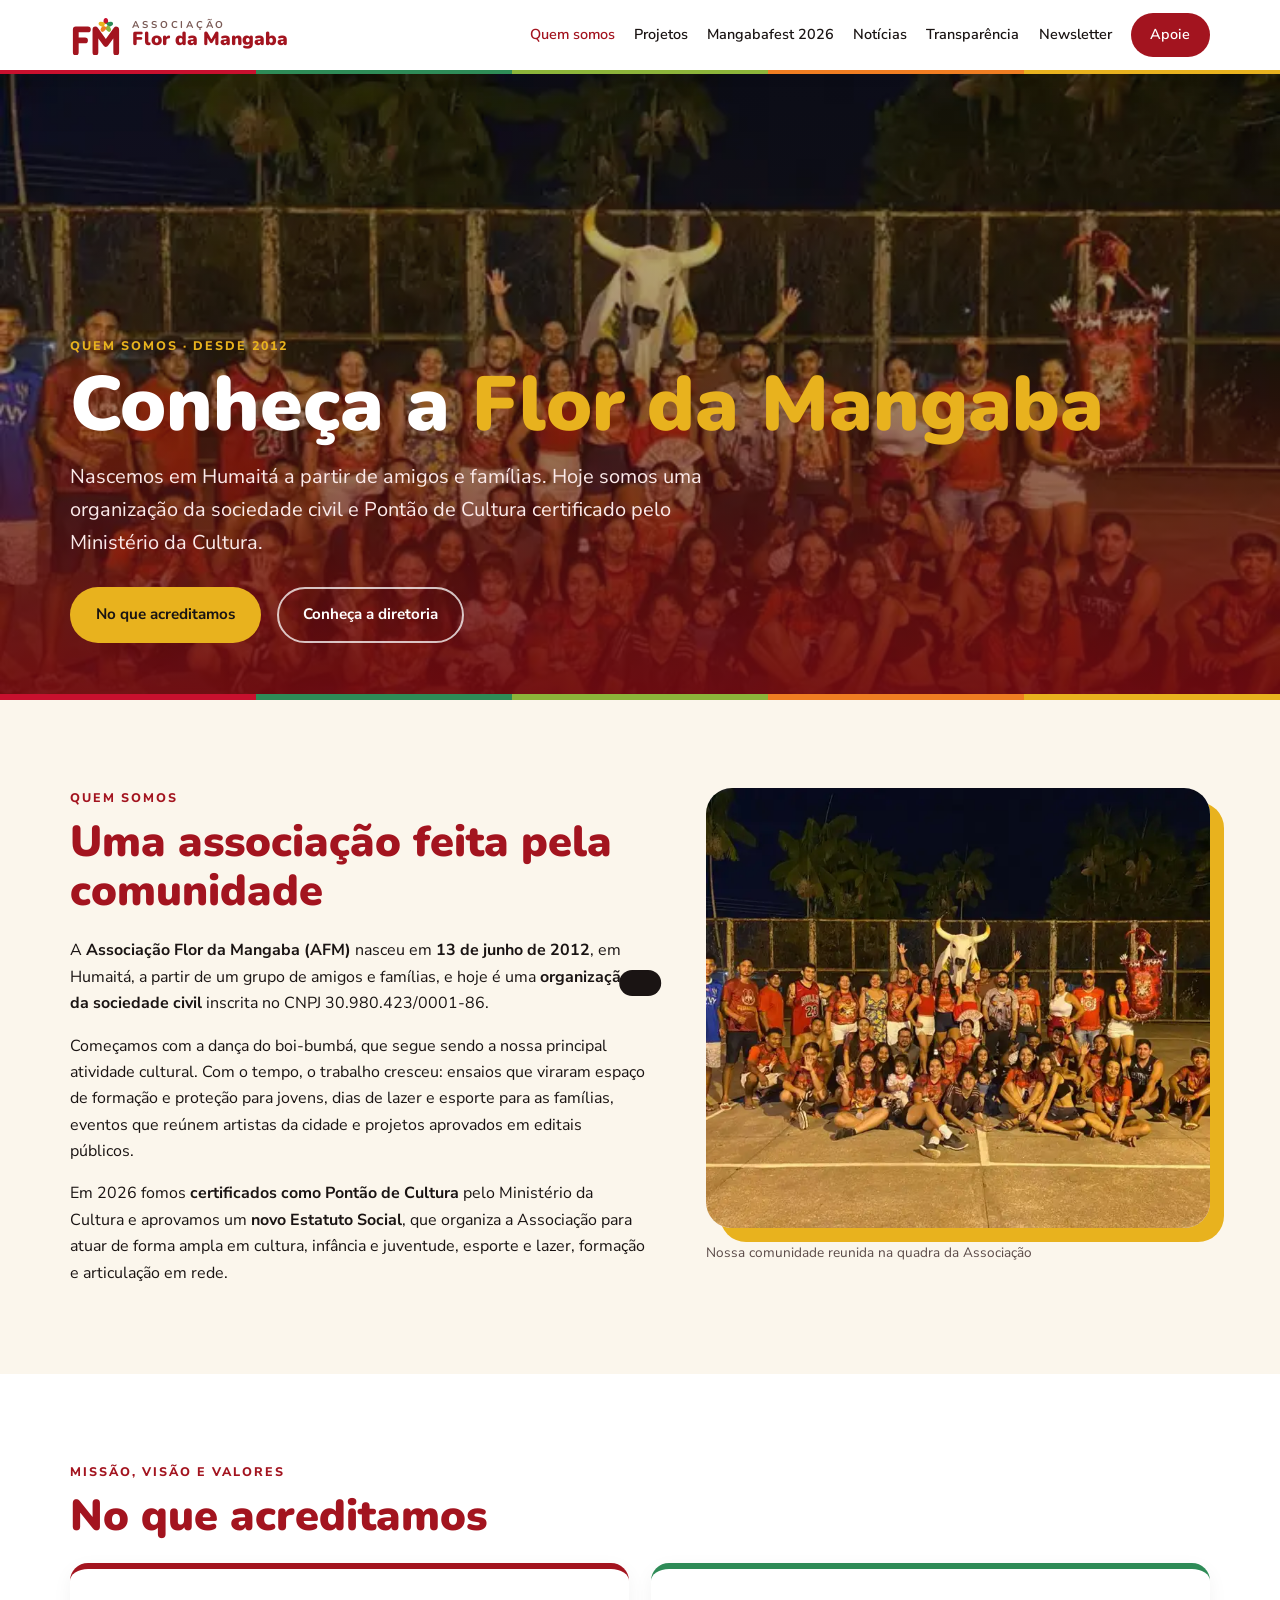
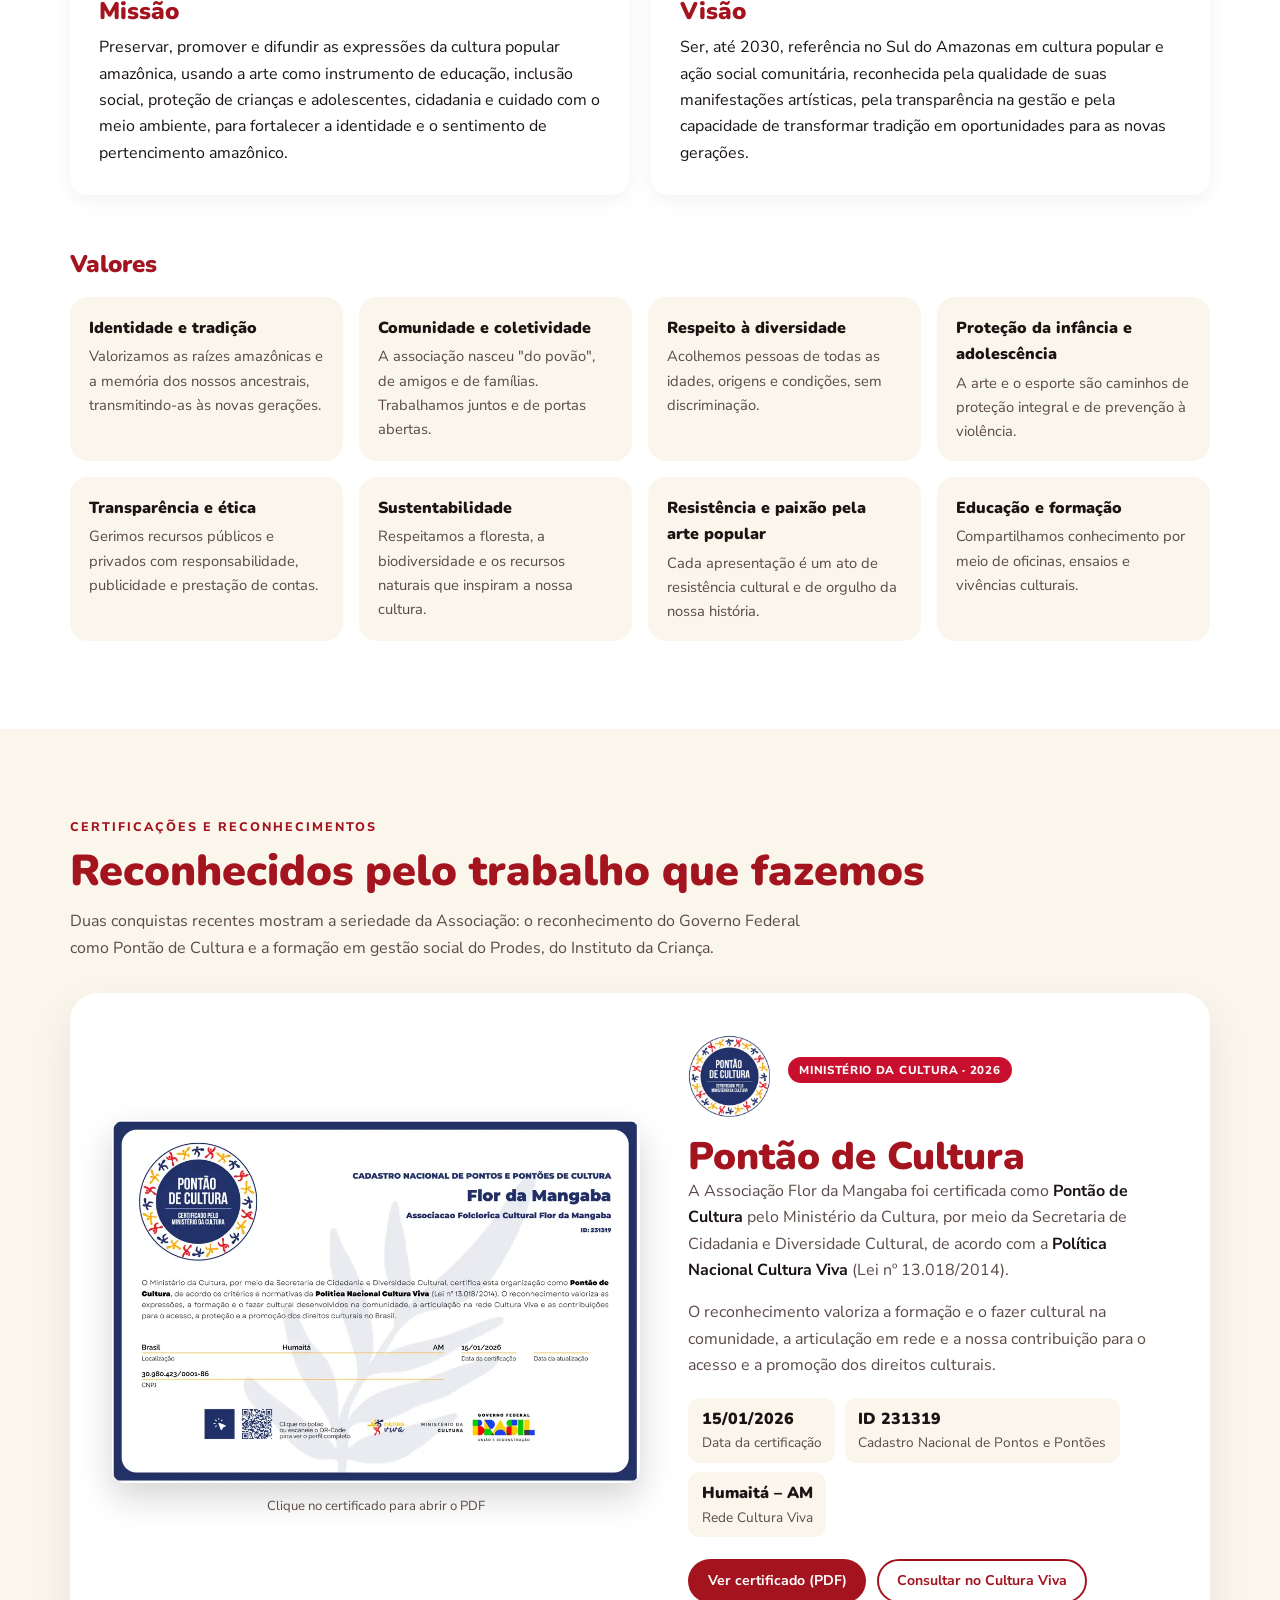
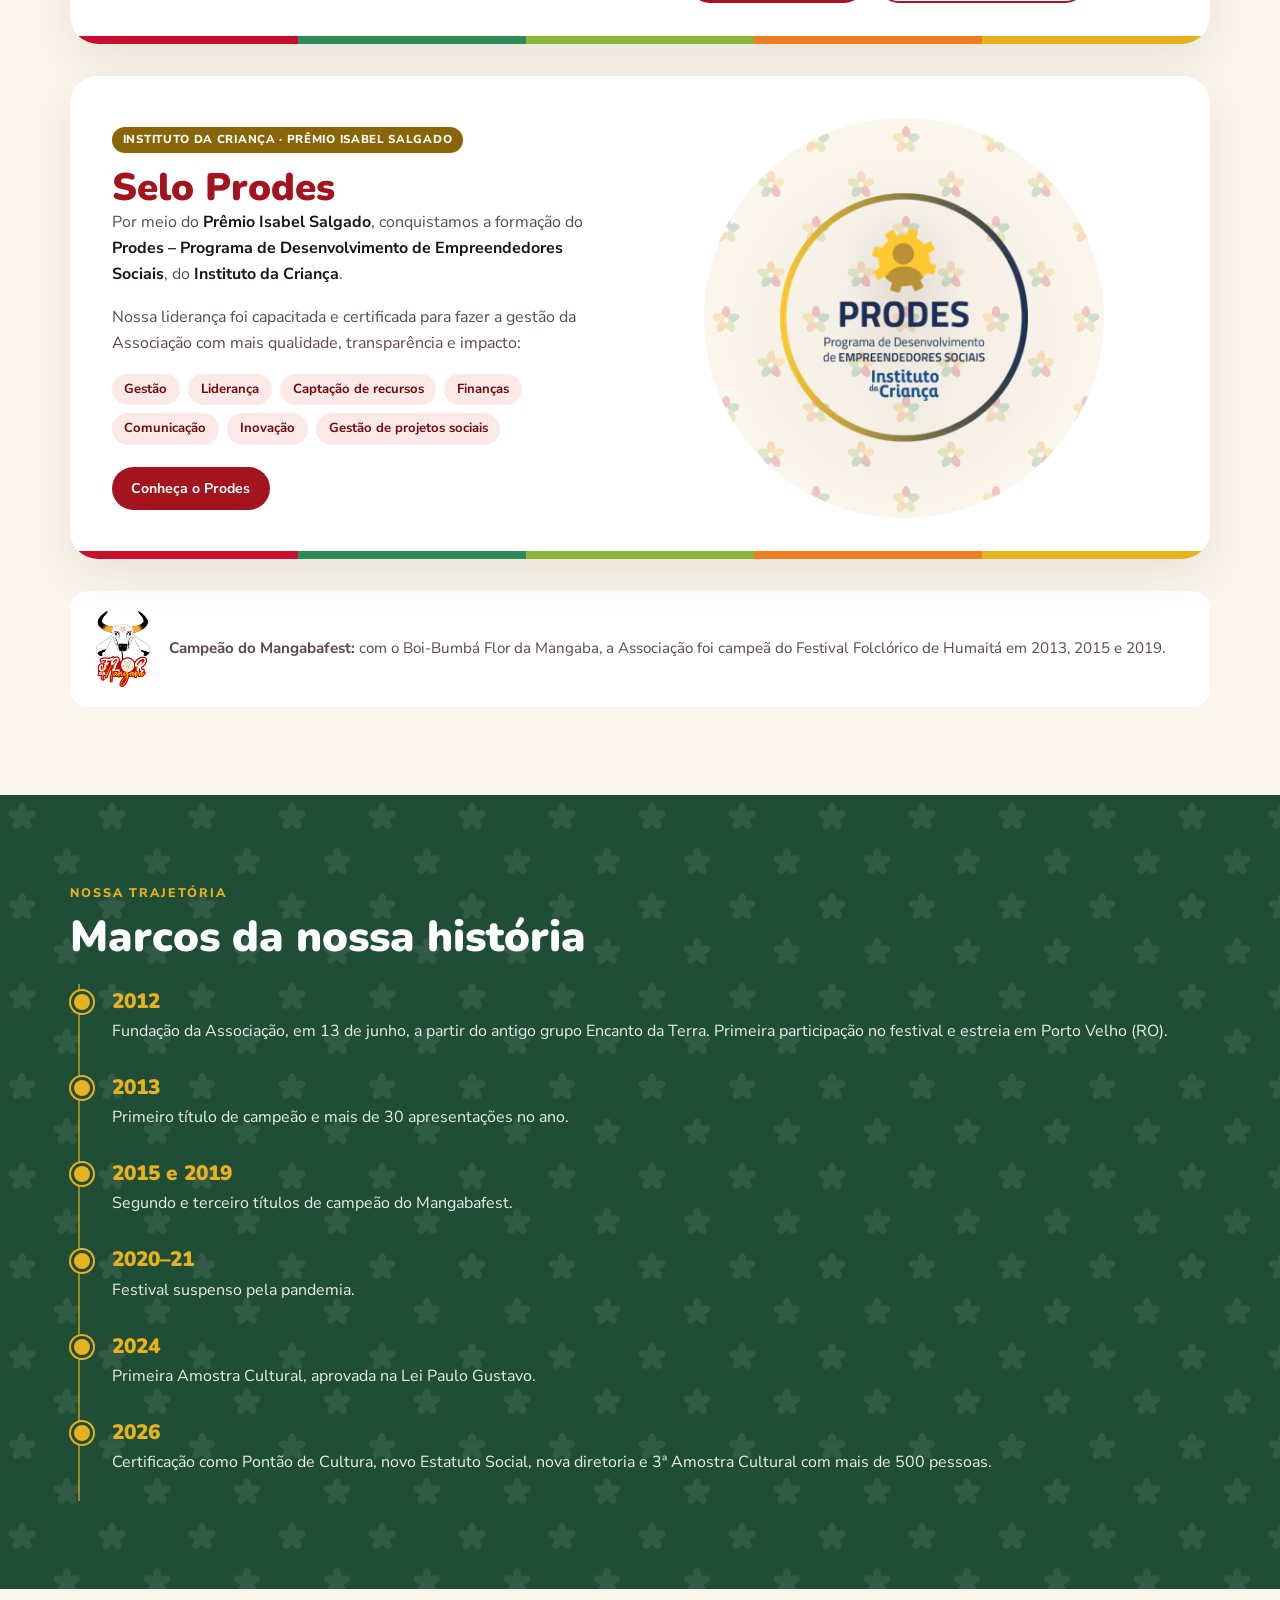
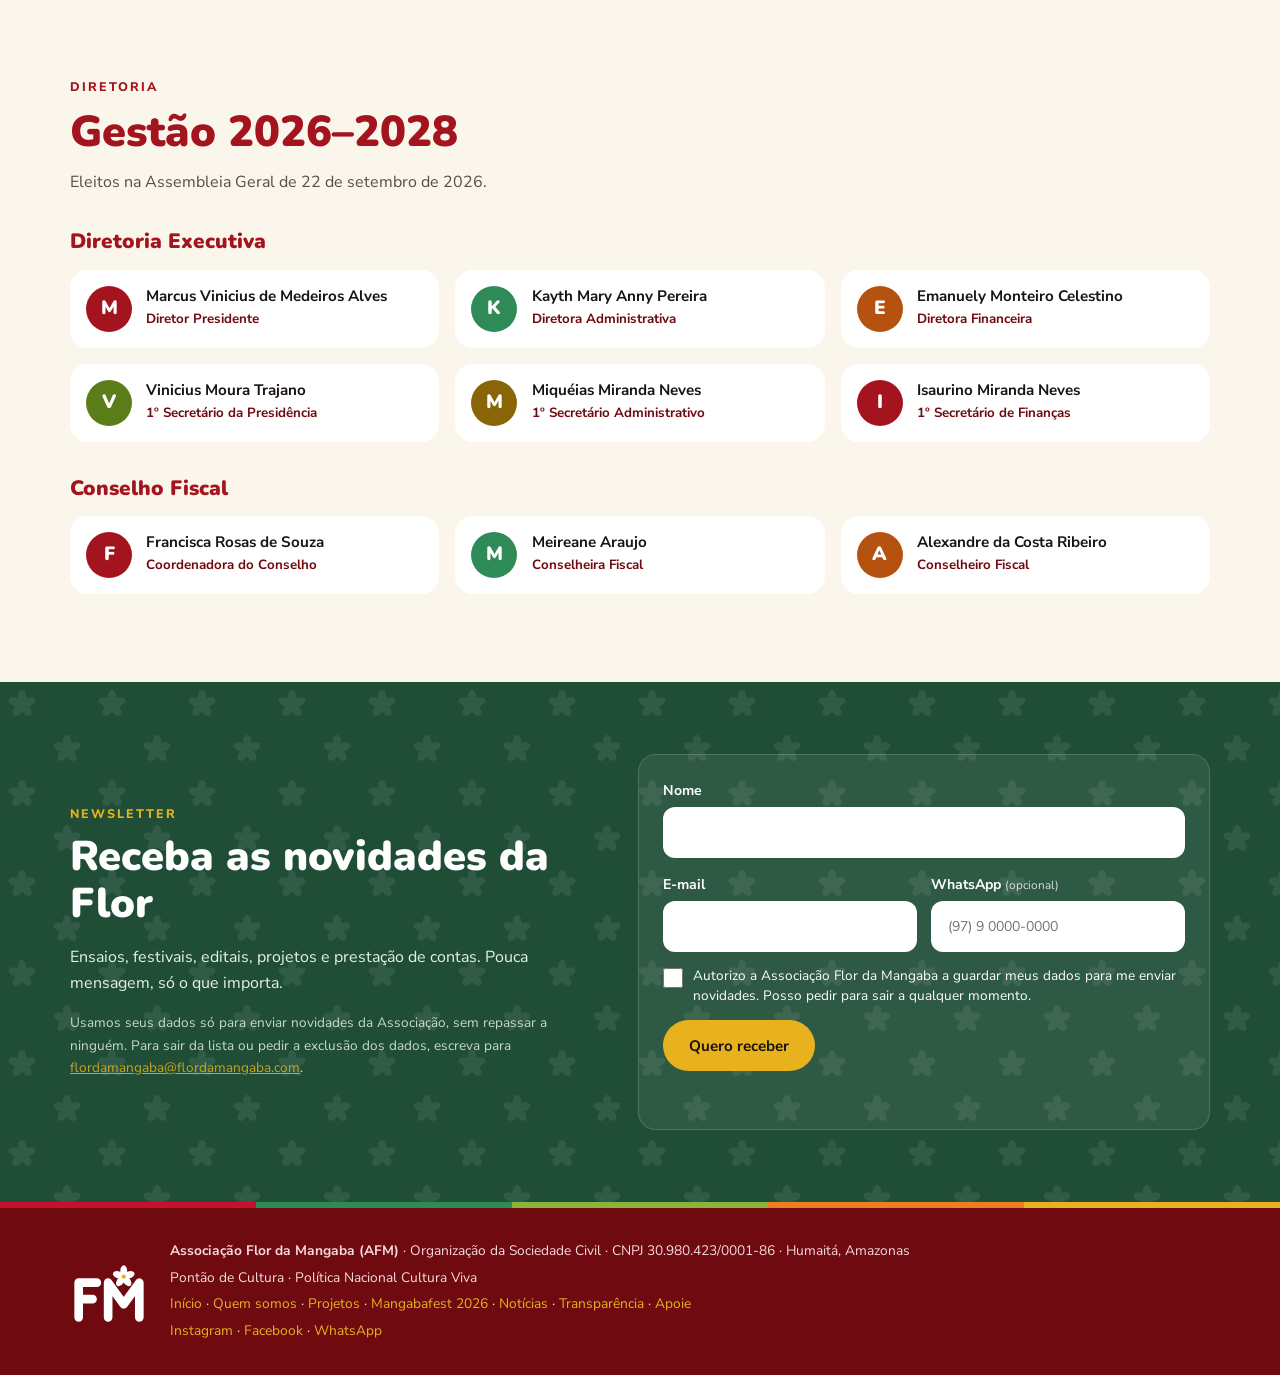
<file: quem-somos.html>
<!DOCTYPE html>
<html lang="pt-BR">
<head>
  <meta charset="UTF-8">
  <meta name="viewport" content="width=device-width, initial-scale=1.0">
  <title>Quem somos – Associação Flor da Mangaba</title>
  <meta name="description" content="História, missão, reconhecimentos e diretoria da Associação Flor da Mangaba, OSC de Humaitá (AM) e Pontão de Cultura.">
  <meta name="theme-color" content="#a3141f">
  <meta property="og:title" content="Quem somos – Associação Flor da Mangaba">
  <meta property="og:description" content="História, missão, reconhecimentos e diretoria da Associação Flor da Mangaba, OSC de Humaitá (AM) e Pontão de Cultura.">
  <meta property="og:type" content="website">
  <meta property="og:image" content="https://flordamangaba.github.io/img/quadra.webp">
  <link rel="icon" href="favicon.svg" type="image/svg+xml">
  <link rel="icon" href="img/icone.png" type="image/png" sizes="128x128">
  <link rel="apple-touch-icon" href="img/icone.png">
  <link rel="preconnect" href="https://fonts.googleapis.com">
  <link rel="preconnect" href="https://fonts.gstatic.com" crossorigin>
  <link href="https://fonts.googleapis.com/css2?family=Nunito:wght@700;800;900&family=Nunito+Sans:wght@400;600;700;800&display=swap" rel="stylesheet">
  <link rel="stylesheet" href="estilo.css">
</head>
<body>
<!-- ===================== MENU ===================== -->
<header class="topo">
  <div class="container topo-inner">
    <a href="index.html" class="marca">
      <svg class="simbolo" viewBox="0 0 180 140" aria-hidden="true"><g fill="none" stroke="currentColor" stroke-width="20" stroke-linecap="round" stroke-linejoin="round"><path d="M20 130V50H62M20 88H52"/><path d="M88 130V50L124 100L160 50V130"/></g><ellipse class="petala" cx="124" cy="23" rx="8" ry="13" fill="#C8102E"/><ellipse class="petala" cx="124" cy="23" rx="8" ry="13" fill="#2E8B57" transform="rotate(72 124 36)"/><ellipse class="petala" cx="124" cy="23" rx="8" ry="13" fill="#8CB43A" transform="rotate(144 124 36)"/><ellipse class="petala" cx="124" cy="23" rx="8" ry="13" fill="#EF7D22" transform="rotate(216 124 36)"/><ellipse class="petala" cx="124" cy="23" rx="8" ry="13" fill="#E8B21E" transform="rotate(288 124 36)"/><circle class="miolo" cx="124" cy="36" r="5" fill="#FFFFFF"/></svg>
      <span class="marca-texto"><small>ASSOCIAÇÃO</small><strong>Flor da Mangaba</strong></span>
    </a>
    <button class="menu-btn" aria-label="Abrir menu" aria-expanded="false">☰</button>
    <nav class="menu">
      <a href="quem-somos.html" class="ativo" aria-current="page">Quem somos</a>
      <a href="projetos.html">Projetos</a>
      <a href="mangabafest.html">Mangabafest 2026</a>
      <a href="noticias.html">Notícias</a>
      <a href="transparencia.html">Transparência</a>
      <a href="#newsletter">Newsletter</a>
      <a href="apoie.html" class="btn btn-pequeno">Apoie</a>
    </nav>
  </div>
</header>

<!-- ===================== CAPA DA PÁGINA ===================== -->
<section class="pg-capa">
  <img src="img/quadra.webp" alt="Crianças, jovens e famílias reunidos na quadra da Associação" fetchpriority="high" style="object-position: center 40%">
  <div class="container">
    <p class="sobretitulo">Quem somos · Desde 2012</p>
    <h1>Conheça a <em>Flor da Mangaba</em></h1>
    <p class="sub">Nascemos em Humaitá a partir de amigos e famílias. Hoje somos uma organização da sociedade civil e Pontão de Cultura certificado pelo Ministério da Cultura.</p>
    <div class="botoes">
      <a href="#missao" class="btn btn-amarelo">No que acreditamos</a>
      <a href="#diretoria" class="btn btn-claro">Conheça a diretoria</a>
    </div>
  </div>
</section>
<div class="faixa"></div>

<!-- ===================== QUEM SOMOS ===================== -->
<section id="quem-somos" class="secao secao-creme">
  <div class="container duas-colunas">
    <div>
      <p class="sobretitulo">Quem somos</p>
      <h2>Uma associação feita pela comunidade</h2>
      <p>A <strong>Associação Flor da Mangaba (AFM)</strong> nasceu em <strong>13 de junho de 2012</strong>, em Humaitá, a partir de um grupo de amigos e famílias, e hoje é uma <strong>organização da sociedade civil</strong> inscrita no CNPJ 30.980.423/0001-86.</p>
      <p>Começamos com a dança do boi-bumbá, que segue sendo a nossa principal atividade cultural. Com o tempo, o trabalho cresceu: ensaios que viraram espaço de formação e proteção para jovens, dias de lazer e esporte para as famílias, eventos que reúnem artistas da cidade e projetos aprovados em editais públicos.</p>
      <p>Em 2026 fomos <strong>certificados como Pontão de Cultura</strong> pelo Ministério da Cultura e aprovamos um <strong>novo Estatuto Social</strong>, que organiza a Associação para atuar de forma ampla em cultura, infância e juventude, esporte e lazer, formação e articulação em rede.</p>
    </div>
    <figure class="foto-destaque">
      <img src="img/quadra.webp" alt="Crianças, jovens e famílias reunidos na quadra da Associação" loading="lazy">
      <figcaption>Nossa comunidade reunida na quadra da Associação</figcaption>
    </figure>
  </div>
</section>

<!-- ===================== MISSÃO, VISÃO E VALORES ===================== -->
<section id="missao" class="secao">
  <div class="container">
    <p class="sobretitulo">Missão, visão e valores</p>
    <h2>No que acreditamos</h2>
    <div class="mvv">
      <article class="mvv-item">
        <h3>Missão</h3>
        <p>Preservar, promover e difundir as expressões da cultura popular amazônica, usando a arte como instrumento de educação, inclusão social, proteção de crianças e adolescentes, cidadania e cuidado com o meio ambiente, para fortalecer a identidade e o sentimento de pertencimento amazônico.</p>
      </article>
      <article class="mvv-item">
        <h3>Visão</h3>
        <p>Ser, até 2030, referência no Sul do Amazonas em cultura popular e ação social comunitária, reconhecida pela qualidade de suas manifestações artísticas, pela transparência na gestão e pela capacidade de transformar tradição em oportunidades para as novas gerações.</p>
      </article>
    </div>
    <h3 class="titulo-valores">Valores</h3>
    <ul class="valores">
      <li><strong>Identidade e tradição</strong> Valorizamos as raízes amazônicas e a memória dos nossos ancestrais, transmitindo-as às novas gerações.</li>
      <li><strong>Comunidade e coletividade</strong> A associação nasceu "do povão", de amigos e de famílias. Trabalhamos juntos e de portas abertas.</li>
      <li><strong>Respeito à diversidade</strong> Acolhemos pessoas de todas as idades, origens e condições, sem discriminação.</li>
      <li><strong>Proteção da infância e adolescência</strong> A arte e o esporte são caminhos de proteção integral e de prevenção à violência.</li>
      <li><strong>Transparência e ética</strong> Gerimos recursos públicos e privados com responsabilidade, publicidade e prestação de contas.</li>
      <li><strong>Sustentabilidade</strong> Respeitamos a floresta, a biodiversidade e os recursos naturais que inspiram a nossa cultura.</li>
      <li><strong>Resistência e paixão pela arte popular</strong> Cada apresentação é um ato de resistência cultural e de orgulho da nossa história.</li>
      <li><strong>Educação e formação</strong> Compartilhamos conhecimento por meio de oficinas, ensaios e vivências culturais.</li>
    </ul>
  </div>
</section>

<!-- ===================== RECONHECIMENTOS ===================== -->
<section id="reconhecimentos" class="secao secao-creme">
  <div class="container">
    <p class="sobretitulo">Certificações e reconhecimentos</p>
    <h2>Reconhecidos pelo trabalho que fazemos</h2>
    <p class="intro">Duas conquistas recentes mostram a seriedade da Associação: o reconhecimento do Governo Federal como Pontão de Cultura e a formação em gestão social do Prodes, do Instituto da Criança.</p>

    <article class="reconhecimento" id="pontao">
      <div class="rec-midia">
        <a href="docs/certificado-pontao-de-cultura.pdf" target="_blank" rel="noopener">
          <img class="rec-certificado" src="img/certificado-pontao.webp" alt="Certificado de Pontão de Cultura da Associação Flor da Mangaba, emitido pelo Ministério da Cultura em 15/01/2026, ID 231319" width="1000" height="687" loading="lazy">
        </a>
        <small class="rec-legenda">Clique no certificado para abrir o PDF</small>
      </div>
      <div>
        <div class="rec-topo">
          <img src="img/selo-pontao.webp" alt="Selo Pontão de Cultura – Certificado pelo Ministério da Cultura" width="84" height="84" loading="lazy">
          <span class="etiqueta c-cultura">Ministério da Cultura · 2026</span>
        </div>
        <h3>Pontão de Cultura</h3>
        <p>A Associação Flor da Mangaba foi certificada como <strong>Pontão de Cultura</strong> pelo Ministério da Cultura, por meio da Secretaria de Cidadania e Diversidade Cultural, de acordo com a <strong>Política Nacional Cultura Viva</strong> (Lei nº 13.018/2014).</p>
        <p>O reconhecimento valoriza a formação e o fazer cultural na comunidade, a articulação em rede e a nossa contribuição para o acesso e a promoção dos direitos culturais.</p>
        <ul class="rec-dados">
          <li><strong>15/01/2026</strong>Data da certificação</li>
          <li><strong>ID 231319</strong>Cadastro Nacional de Pontos e Pontões</li>
          <li><strong>Humaitá – AM</strong>Rede Cultura Viva</li>
        </ul>
        <p class="links-selo">
          <a class="btn btn-pequeno" href="docs/certificado-pontao-de-cultura.pdf" target="_blank" rel="noopener">Ver certificado (PDF)</a>
          <a class="btn btn-pequeno btn-contorno" href="https://culturaviva.cultura.gov.br/seal/sealRelation/139404/" target="_blank" rel="noopener">Consultar no Cultura Viva</a>
        </p>
      </div>
    </article>

    <article class="reconhecimento reconhecimento-inverso" id="prodes">
      <div class="rec-midia">
        <div class="rec-selo-grande">
          <img src="img/selo-prodes.webp" alt="Selo Prodes – Programa de Desenvolvimento de Empreendedores Sociais, Instituto da Criança" width="259" height="260" loading="lazy">
        </div>
      </div>
      <div>
        <span class="etiqueta c-educacao">Instituto da Criança · Prêmio Isabel Salgado</span>
        <h3>Selo Prodes</h3>
        <p>Por meio do <strong>Prêmio Isabel Salgado</strong>, conquistamos a formação do <strong>Prodes – Programa de Desenvolvimento de Empreendedores Sociais</strong>, do <strong>Instituto da Criança</strong>.</p>
        <p>Nossa liderança foi capacitada e certificada para fazer a gestão da Associação com mais qualidade, transparência e impacto:</p>
        <ul class="chips">
          <li>Gestão</li><li>Liderança</li><li>Captação de recursos</li><li>Finanças</li><li>Comunicação</li><li>Inovação</li><li>Gestão de projetos sociais</li>
        </ul>
        <p class="links-selo">
          <a class="btn btn-pequeno" href="https://prodes.institutodacrianca.org.br/" target="_blank" rel="noopener">Conheça o Prodes</a>
        </p>
      </div>
    </article>

    <div class="rec-extra">
      <img src="img/logo.webp" alt="Boi-Bumbá Flor da Mangaba" width="54" height="77" loading="lazy">
      <p><strong>Campeão do Mangabafest:</strong> com o Boi-Bumbá Flor da Mangaba, a Associação foi campeã do Festival Folclórico de Humaitá em 2013, 2015 e 2019.</p>
    </div>
  </div>
</section>

<!-- ===================== LINHA DO TEMPO ===================== -->
<section class="secao secao-escura">
  <div class="container">
    <p class="sobretitulo">Nossa trajetória</p>
    <h2>Marcos da nossa história</h2>
    <ol class="linha-tempo">
      <li><span>2012</span>Fundação da Associação, em 13 de junho, a partir do antigo grupo Encanto da Terra. Primeira participação no festival e estreia em Porto Velho (RO).</li>
      <li><span>2013</span>Primeiro título de campeão e mais de 30 apresentações no ano.</li>
      <li><span>2015 e 2019</span>Segundo e terceiro títulos de campeão do Mangabafest.</li>
      <li><span>2020–21</span>Festival suspenso pela pandemia.</li>
      <li><span>2024</span>Primeira Amostra Cultural, aprovada na Lei Paulo Gustavo.</li>
      <li><span>2026</span>Certificação como Pontão de Cultura, novo Estatuto Social, nova diretoria e 3ª Amostra Cultural com mais de 500 pessoas.</li>
    </ol>
  </div>
</section>

<!-- ===================== DIRETORIA ===================== -->
<section id="diretoria" class="secao secao-creme">
  <div class="container">
    <p class="sobretitulo">Diretoria</p>
    <h2>Gestão 2026–2028</h2>
    <p class="intro">Eleitos na Assembleia Geral de 22 de setembro de 2026.</p>

    <h3 class="subgrupo">Diretoria Executiva</h3>
    <div class="grade-pessoas">
      <div class="pessoa"><span class="inicial">M</span><strong>Marcus Vinicius de Medeiros Alves</strong><small>Diretor Presidente</small></div>
      <div class="pessoa"><span class="inicial">K</span><strong>Kayth Mary Anny Pereira</strong><small>Diretora Administrativa</small></div>
      <div class="pessoa"><span class="inicial">E</span><strong>Emanuely Monteiro Celestino</strong><small>Diretora Financeira</small></div>
      <div class="pessoa"><span class="inicial">V</span><strong>Vinicius Moura Trajano</strong><small>1º Secretário da Presidência</small></div>
      <div class="pessoa"><span class="inicial">M</span><strong>Miquéias Miranda Neves</strong><small>1º Secretário Administrativo</small></div>
      <div class="pessoa"><span class="inicial">I</span><strong>Isaurino Miranda Neves</strong><small>1º Secretário de Finanças</small></div>
    </div>

    <h3 class="subgrupo">Conselho Fiscal</h3>
    <div class="grade-pessoas">
      <div class="pessoa"><span class="inicial">F</span><strong>Francisca Rosas de Souza</strong><small>Coordenadora do Conselho</small></div>
      <div class="pessoa"><span class="inicial">M</span><strong>Meireane Araujo</strong><small>Conselheira Fiscal</small></div>
      <div class="pessoa"><span class="inicial">A</span><strong>Alexandre da Costa Ribeiro</strong><small>Conselheiro Fiscal</small></div>
    </div>
  </div>
</section>

<!-- ===================== NEWSLETTER ===================== -->
<!-- Os cadastros vão para a planilha "Cadastros Newsletter - Site Flor da Mangaba" no Google Drive da Associação. -->
<section id="newsletter" class="newsletter">
  <div class="container news-inner">
    <div>
      <p class="sobretitulo">Newsletter</p>
      <h2>Receba as novidades da Flor</h2>
      <p>Ensaios, festivais, editais, projetos e prestação de contas. Pouca mensagem, só o que importa.</p>
      <p class="news-lgpd">Usamos seus dados só para enviar novidades da Associação, sem repassar a ninguém. Para sair da lista ou pedir a exclusão dos dados, escreva para <a href="mailto:flordamangaba@flordamangaba.com">flordamangaba@flordamangaba.com</a>.</p>
    </div>
    <form class="news-form" data-form="https://docs.google.com/forms/d/e/1FAIpQLScSnGowbHH4AAw-lj3misverET8TPwMbqKQCwAT6amnOzdVQg/formResponse">
      <label>Nome<input name="nome" required autocomplete="name" maxlength="120"></label>
      <label>E-mail<input type="email" name="email" required autocomplete="email" maxlength="160"></label>
      <label><span>WhatsApp <small>(opcional)</small></span><input type="tel" name="whatsapp" autocomplete="tel" placeholder="(97) 9 0000-0000" maxlength="30"></label>
      <label class="news-isca" aria-hidden="true">Não preencha<input name="site" tabindex="-1" autocomplete="off"></label>
      <label class="aceite"><input type="checkbox" name="aceite" required> <span>Autorizo a Associação Flor da Mangaba a guardar meus dados para me enviar novidades. Posso pedir para sair a qualquer momento.</span></label>
      <button class="btn btn-amarelo" type="submit">Quero receber</button>
      <p class="news-msg" role="status" aria-live="polite"></p>
    </form>
  </div>
</section>

<div class="faixa"></div>
<footer class="rodape">
  <div class="container rodape-inner">
    <svg class="simbolo simbolo-branco" viewBox="0 0 180 140" aria-hidden="true"><g fill="none" stroke="currentColor" stroke-width="20" stroke-linecap="round" stroke-linejoin="round"><path d="M20 130V50H62M20 88H52"/><path d="M88 130V50L124 100L160 50V130"/></g><ellipse class="petala" cx="124" cy="23" rx="8" ry="13" fill="#C8102E"/><ellipse class="petala" cx="124" cy="23" rx="8" ry="13" fill="#2E8B57" transform="rotate(72 124 36)"/><ellipse class="petala" cx="124" cy="23" rx="8" ry="13" fill="#8CB43A" transform="rotate(144 124 36)"/><ellipse class="petala" cx="124" cy="23" rx="8" ry="13" fill="#EF7D22" transform="rotate(216 124 36)"/><ellipse class="petala" cx="124" cy="23" rx="8" ry="13" fill="#E8B21E" transform="rotate(288 124 36)"/><circle class="miolo" cx="124" cy="36" r="5" fill="#FFFFFF"/></svg>
    <div>
      <p><strong>Associação Flor da Mangaba (AFM)</strong> · Organização da Sociedade Civil · CNPJ 30.980.423/0001-86 · Humaitá, Amazonas</p>
      <p>Pontão de Cultura · Política Nacional Cultura Viva</p>
      <p class="rodape-redes">
        <a href="index.html">Início</a> ·
        <a href="quem-somos.html">Quem somos</a> ·
        <a href="projetos.html">Projetos</a> ·
        <a href="mangabafest.html">Mangabafest 2026</a> ·
        <a href="noticias.html">Notícias</a> ·
        <a href="transparencia.html">Transparência</a> ·
        <a href="apoie.html">Apoie</a>
      </p>
      <p class="rodape-redes">
        <a href="https://www.instagram.com/boiflordamangaba/" target="_blank" rel="noopener">Instagram</a> ·
        <a href="https://www.facebook.com/boibumbaflordamangaba" target="_blank" rel="noopener">Facebook</a> ·
        <a href="https://wa.me/5513981993674" target="_blank" rel="noopener">WhatsApp</a>
      </p>
    </div>
  </div>
</footer>

<div class="aviso" role="status" aria-live="polite"></div>
<script src="site.js"></script>
</body>
</html>
</file>
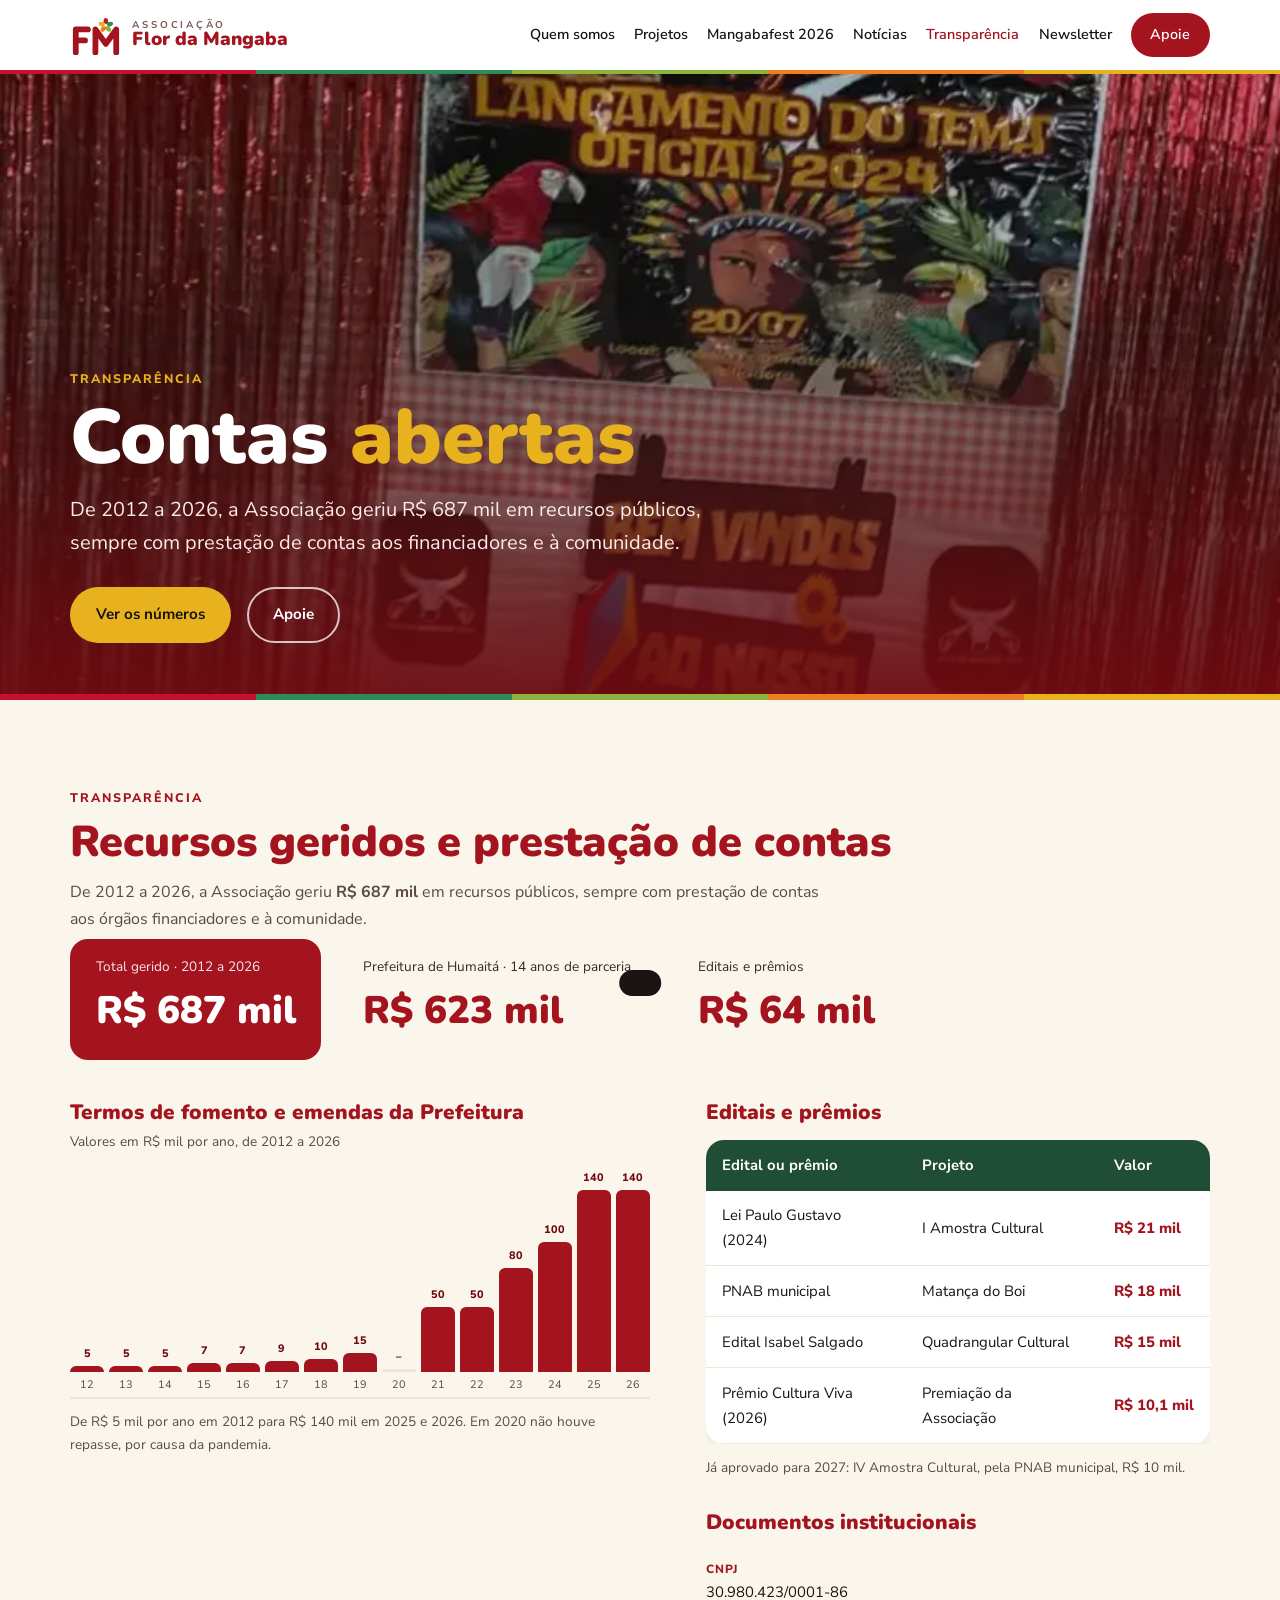
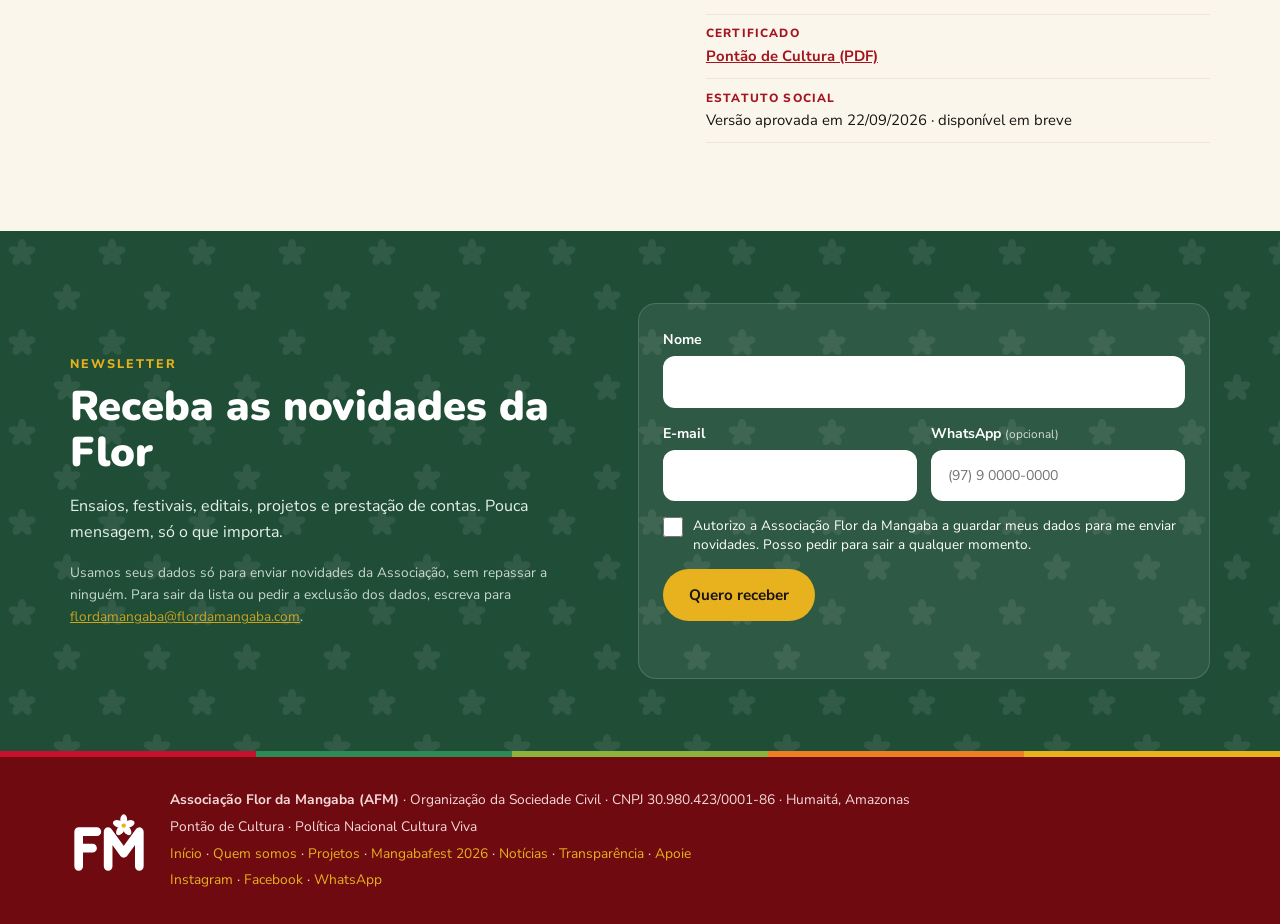
<file: transparencia.html>
<!DOCTYPE html>
<html lang="pt-BR">
<head>
  <meta charset="UTF-8">
  <meta name="viewport" content="width=device-width, initial-scale=1.0">
  <title>Transparência – Associação Flor da Mangaba</title>
  <meta name="description" content="Recursos públicos geridos, editais, prêmios e documentos institucionais da Associação Flor da Mangaba.">
  <meta name="theme-color" content="#a3141f">
  <meta property="og:title" content="Transparência – Associação Flor da Mangaba">
  <meta property="og:description" content="Recursos públicos geridos, editais, prêmios e documentos institucionais da Associação Flor da Mangaba.">
  <meta property="og:type" content="website">
  <meta property="og:image" content="https://flordamangaba.github.io/img/amostra2.webp">
  <link rel="icon" href="favicon.svg" type="image/svg+xml">
  <link rel="icon" href="img/icone.png" type="image/png" sizes="128x128">
  <link rel="apple-touch-icon" href="img/icone.png">
  <link rel="preconnect" href="https://fonts.googleapis.com">
  <link rel="preconnect" href="https://fonts.gstatic.com" crossorigin>
  <link href="https://fonts.googleapis.com/css2?family=Nunito:wght@700;800;900&family=Nunito+Sans:wght@400;600;700;800&display=swap" rel="stylesheet">
  <link rel="stylesheet" href="estilo.css">
</head>
<body>
<!-- ===================== MENU ===================== -->
<header class="topo">
  <div class="container topo-inner">
    <a href="index.html" class="marca">
      <svg class="simbolo" viewBox="0 0 180 140" aria-hidden="true"><g fill="none" stroke="currentColor" stroke-width="20" stroke-linecap="round" stroke-linejoin="round"><path d="M20 130V50H62M20 88H52"/><path d="M88 130V50L124 100L160 50V130"/></g><ellipse class="petala" cx="124" cy="23" rx="8" ry="13" fill="#C8102E"/><ellipse class="petala" cx="124" cy="23" rx="8" ry="13" fill="#2E8B57" transform="rotate(72 124 36)"/><ellipse class="petala" cx="124" cy="23" rx="8" ry="13" fill="#8CB43A" transform="rotate(144 124 36)"/><ellipse class="petala" cx="124" cy="23" rx="8" ry="13" fill="#EF7D22" transform="rotate(216 124 36)"/><ellipse class="petala" cx="124" cy="23" rx="8" ry="13" fill="#E8B21E" transform="rotate(288 124 36)"/><circle class="miolo" cx="124" cy="36" r="5" fill="#FFFFFF"/></svg>
      <span class="marca-texto"><small>ASSOCIAÇÃO</small><strong>Flor da Mangaba</strong></span>
    </a>
    <button class="menu-btn" aria-label="Abrir menu" aria-expanded="false">☰</button>
    <nav class="menu">
      <a href="quem-somos.html">Quem somos</a>
      <a href="projetos.html">Projetos</a>
      <a href="mangabafest.html">Mangabafest 2026</a>
      <a href="noticias.html">Notícias</a>
      <a href="transparencia.html" class="ativo" aria-current="page">Transparência</a>
      <a href="#newsletter">Newsletter</a>
      <a href="apoie.html" class="btn btn-pequeno">Apoie</a>
    </nav>
  </div>
</header>

<!-- ===================== CAPA DA PÁGINA ===================== -->
<section class="pg-capa">
  <img src="img/amostra2.webp" alt="Exposição na Amostra Cultural" fetchpriority="high" style="object-position: center 50%">
  <div class="container">
    <p class="sobretitulo">Transparência</p>
    <h1>Contas <em>abertas</em></h1>
    <p class="sub">De 2012 a 2026, a Associação geriu R$ 687 mil em recursos públicos, sempre com prestação de contas aos financiadores e à comunidade.</p>
    <div class="botoes">
      <a href="#transparencia" class="btn btn-amarelo">Ver os números</a>
      <a href="apoie.html" class="btn btn-claro">Apoie</a>
    </div>
  </div>
</section>
<div class="faixa"></div>

<!-- ===================== TRANSPARÊNCIA ===================== -->
<section id="transparencia" class="secao secao-creme">
  <div class="container">
    <p class="sobretitulo">Transparência</p>
    <h2>Recursos geridos e prestação de contas</h2>
    <p class="intro">De 2012 a 2026, a Associação geriu <strong>R$ 687 mil</strong> em recursos públicos, sempre com prestação de contas aos órgãos financiadores e à comunidade.</p>
    <div class="transp-resumo">
      <div class="total"><span>Total gerido · 2012 a 2026</span><strong>R$ 687 mil</strong></div>
      <div class="total total-claro"><span>Prefeitura de Humaitá · 14 anos de parceria</span><strong>R$ 623 mil</strong></div>
      <div class="total total-claro"><span>Editais e prêmios</span><strong>R$ 64 mil</strong></div>
    </div>
    <div class="duas-colunas transp-colunas">
      <div>
        <h3 class="subgrupo">Termos de fomento e emendas da Prefeitura</h3>
        <p class="nota">Valores em R$ mil por ano, de 2012 a 2026</p>
        <div class="grafico" role="img" aria-label="Recursos da Prefeitura de Humaitá por ano, em R$ mil: 2012 a 2014, 5 por ano; 2015 e 2016, 7; 2017, 9; 2018, 10; 2019, 15; 2020, sem repasse por causa da pandemia; 2021 e 2022, 50; 2023, 80; 2024, 100; 2025 e 2026, 140.">
          <div class="barra" style="--v:5"><span>5</span><i></i><small>12</small></div>
          <div class="barra" style="--v:5"><span>5</span><i></i><small>13</small></div>
          <div class="barra" style="--v:5"><span>5</span><i></i><small>14</small></div>
          <div class="barra" style="--v:7"><span>7</span><i></i><small>15</small></div>
          <div class="barra" style="--v:7"><span>7</span><i></i><small>16</small></div>
          <div class="barra" style="--v:9"><span>9</span><i></i><small>17</small></div>
          <div class="barra" style="--v:10"><span>10</span><i></i><small>18</small></div>
          <div class="barra" style="--v:15"><span>15</span><i></i><small>19</small></div>
          <div class="barra barra-vazia" style="--v:0"><span>–</span><i></i><small>20</small></div>
          <div class="barra" style="--v:50"><span>50</span><i></i><small>21</small></div>
          <div class="barra" style="--v:50"><span>50</span><i></i><small>22</small></div>
          <div class="barra" style="--v:80"><span>80</span><i></i><small>23</small></div>
          <div class="barra" style="--v:100"><span>100</span><i></i><small>24</small></div>
          <div class="barra" style="--v:140"><span>140</span><i></i><small>25</small></div>
          <div class="barra" style="--v:140"><span>140</span><i></i><small>26</small></div>
        </div>
        <p class="nota">De R$ 5 mil por ano em 2012 para R$ 140 mil em 2025 e 2026. Em 2020 não houve repasse, por causa da pandemia.</p>
      </div>
      <div>
        <h3 class="subgrupo">Editais e prêmios</h3>
        <div class="tabela-wrap">
          <table class="tabela">
            <thead><tr><th>Edital ou prêmio</th><th>Projeto</th><th>Valor</th></tr></thead>
            <tbody>
              <tr><td>Lei Paulo Gustavo (2024)</td><td>I Amostra Cultural</td><td>R$ 21 mil</td></tr>
              <tr><td>PNAB municipal</td><td>Matança do Boi</td><td>R$ 18 mil</td></tr>
              <tr><td>Edital Isabel Salgado</td><td>Quadrangular Cultural</td><td>R$ 15 mil</td></tr>
              <tr><td>Prêmio Cultura Viva (2026)</td><td>Premiação da Associação</td><td>R$ 10,1 mil</td></tr>
            </tbody>
          </table>
        </div>
        <p class="nota">Já aprovado para 2027: IV Amostra Cultural, pela PNAB municipal, R$ 10 mil.</p>
        <h3 class="subgrupo">Documentos institucionais</h3>
        <ul class="docs">
          <li><span>CNPJ</span>30.980.423/0001-86</li>
          <li><span>Certificado</span><a href="docs/certificado-pontao-de-cultura.pdf" target="_blank" rel="noopener">Pontão de Cultura (PDF)</a></li>
          <li><span>Estatuto Social</span>Versão aprovada em 22/09/2026 · disponível em breve</li>
        </ul>
      </div>
    </div>
  </div>
</section>

<!-- ===================== NEWSLETTER ===================== -->
<!-- Os cadastros vão para a planilha "Cadastros Newsletter - Site Flor da Mangaba" no Google Drive da Associação. -->
<section id="newsletter" class="newsletter">
  <div class="container news-inner">
    <div>
      <p class="sobretitulo">Newsletter</p>
      <h2>Receba as novidades da Flor</h2>
      <p>Ensaios, festivais, editais, projetos e prestação de contas. Pouca mensagem, só o que importa.</p>
      <p class="news-lgpd">Usamos seus dados só para enviar novidades da Associação, sem repassar a ninguém. Para sair da lista ou pedir a exclusão dos dados, escreva para <a href="mailto:flordamangaba@flordamangaba.com">flordamangaba@flordamangaba.com</a>.</p>
    </div>
    <form class="news-form" data-form="https://docs.google.com/forms/d/e/1FAIpQLScSnGowbHH4AAw-lj3misverET8TPwMbqKQCwAT6amnOzdVQg/formResponse">
      <label>Nome<input name="nome" required autocomplete="name" maxlength="120"></label>
      <label>E-mail<input type="email" name="email" required autocomplete="email" maxlength="160"></label>
      <label><span>WhatsApp <small>(opcional)</small></span><input type="tel" name="whatsapp" autocomplete="tel" placeholder="(97) 9 0000-0000" maxlength="30"></label>
      <label class="news-isca" aria-hidden="true">Não preencha<input name="site" tabindex="-1" autocomplete="off"></label>
      <label class="aceite"><input type="checkbox" name="aceite" required> <span>Autorizo a Associação Flor da Mangaba a guardar meus dados para me enviar novidades. Posso pedir para sair a qualquer momento.</span></label>
      <button class="btn btn-amarelo" type="submit">Quero receber</button>
      <p class="news-msg" role="status" aria-live="polite"></p>
    </form>
  </div>
</section>

<div class="faixa"></div>
<footer class="rodape">
  <div class="container rodape-inner">
    <svg class="simbolo simbolo-branco" viewBox="0 0 180 140" aria-hidden="true"><g fill="none" stroke="currentColor" stroke-width="20" stroke-linecap="round" stroke-linejoin="round"><path d="M20 130V50H62M20 88H52"/><path d="M88 130V50L124 100L160 50V130"/></g><ellipse class="petala" cx="124" cy="23" rx="8" ry="13" fill="#C8102E"/><ellipse class="petala" cx="124" cy="23" rx="8" ry="13" fill="#2E8B57" transform="rotate(72 124 36)"/><ellipse class="petala" cx="124" cy="23" rx="8" ry="13" fill="#8CB43A" transform="rotate(144 124 36)"/><ellipse class="petala" cx="124" cy="23" rx="8" ry="13" fill="#EF7D22" transform="rotate(216 124 36)"/><ellipse class="petala" cx="124" cy="23" rx="8" ry="13" fill="#E8B21E" transform="rotate(288 124 36)"/><circle class="miolo" cx="124" cy="36" r="5" fill="#FFFFFF"/></svg>
    <div>
      <p><strong>Associação Flor da Mangaba (AFM)</strong> · Organização da Sociedade Civil · CNPJ 30.980.423/0001-86 · Humaitá, Amazonas</p>
      <p>Pontão de Cultura · Política Nacional Cultura Viva</p>
      <p class="rodape-redes">
        <a href="index.html">Início</a> ·
        <a href="quem-somos.html">Quem somos</a> ·
        <a href="projetos.html">Projetos</a> ·
        <a href="mangabafest.html">Mangabafest 2026</a> ·
        <a href="noticias.html">Notícias</a> ·
        <a href="transparencia.html">Transparência</a> ·
        <a href="apoie.html">Apoie</a>
      </p>
      <p class="rodape-redes">
        <a href="https://www.instagram.com/boiflordamangaba/" target="_blank" rel="noopener">Instagram</a> ·
        <a href="https://www.facebook.com/boibumbaflordamangaba" target="_blank" rel="noopener">Facebook</a> ·
        <a href="https://wa.me/5513981993674" target="_blank" rel="noopener">WhatsApp</a>
      </p>
    </div>
  </div>
</footer>

<div class="aviso" role="status" aria-live="polite"></div>
<script src="site.js"></script>
</body>
</html>
</file>
<file: estilo.css>
/* ===== Identidade 2026 — Associação Flor da Mangaba =====
   Vermelho Mangaba + cinco pétalas (uma cor por área). Nunca usar azul
   (exceção: selos oficiais de terceiros, como o do Pontão de Cultura). */
:root {
  --vermelho: #a3141f;
  --vermelho-vivo: #c8102e;
  --vinho: #6e0a10;
  --verde: #1f4d36;
  --verde-folha: #2e8b57;
  --limao: #8cb43a;
  --laranja: #ef7d22;
  --amarelo: #e8b21e;
  --branco: #ffffff;
  --creme: #fbf6ec;
  --areia: #efe6d6;
  --preto: #1a1413;
  --texto: #1a1413;
  --cinza: #5a4a48;
  --raio: 18px;
  --faixa: linear-gradient(90deg, #c8102e 0 20%, #2e8b57 20% 40%, #8cb43a 40% 60%, #ef7d22 60% 80%, #e8b21e 80%);
  --padrao: url('data:image/svg+xml,%3Csvg xmlns="http://www.w3.org/2000/svg" width="90" height="90"%3E%3Cg opacity="0.22"%3E%3Cellipse cx="22" cy="15.0" rx="4.3" ry="7.0" fill="%23C8102E" transform="rotate%280 22 22%29"%3E%3C/ellipse%3E%3Cellipse cx="22" cy="15.0" rx="4.3" ry="7.0" fill="%232E8B57" transform="rotate%2872 22 22%29"%3E%3C/ellipse%3E%3Cellipse cx="22" cy="15.0" rx="4.3" ry="7.0" fill="%238CB43A" transform="rotate%28144 22 22%29"%3E%3C/ellipse%3E%3Cellipse cx="22" cy="15.0" rx="4.3" ry="7.0" fill="%23EF7D22" transform="rotate%28216 22 22%29"%3E%3C/ellipse%3E%3Cellipse cx="22" cy="15.0" rx="4.3" ry="7.0" fill="%23E8B21E" transform="rotate%28288 22 22%29"%3E%3C/ellipse%3E%3Ccircle cx="22" cy="22" r="2.7" fill="%23FFFFFF"%3E%3C/circle%3E%3Cellipse cx="67" cy="60.0" rx="4.3" ry="7.0" fill="%23EF7D22" transform="rotate%280 67 67%29"%3E%3C/ellipse%3E%3Cellipse cx="67" cy="60.0" rx="4.3" ry="7.0" fill="%23E8B21E" transform="rotate%2872 67 67%29"%3E%3C/ellipse%3E%3Cellipse cx="67" cy="60.0" rx="4.3" ry="7.0" fill="%23C8102E" transform="rotate%28144 67 67%29"%3E%3C/ellipse%3E%3Cellipse cx="67" cy="60.0" rx="4.3" ry="7.0" fill="%232E8B57" transform="rotate%28216 67 67%29"%3E%3C/ellipse%3E%3Cellipse cx="67" cy="60.0" rx="4.3" ry="7.0" fill="%238CB43A" transform="rotate%28288 67 67%29"%3E%3C/ellipse%3E%3Ccircle cx="67" cy="67" r="2.7" fill="%23FFFFFF"%3E%3C/circle%3E%3C/g%3E%3C/svg%3E');
  --padrao-branco: url('data:image/svg+xml,%3Csvg xmlns="http://www.w3.org/2000/svg" width="90" height="90"%3E%3Cg opacity="0.08"%3E%3Cellipse cx="22" cy="15.0" rx="4.3" ry="7.0" fill="%23FFFFFF" transform="rotate%280 22 22%29"%3E%3C/ellipse%3E%3Cellipse cx="22" cy="15.0" rx="4.3" ry="7.0" fill="%23FFFFFF" transform="rotate%2872 22 22%29"%3E%3C/ellipse%3E%3Cellipse cx="22" cy="15.0" rx="4.3" ry="7.0" fill="%23FFFFFF" transform="rotate%28144 22 22%29"%3E%3C/ellipse%3E%3Cellipse cx="22" cy="15.0" rx="4.3" ry="7.0" fill="%23FFFFFF" transform="rotate%28216 22 22%29"%3E%3C/ellipse%3E%3Cellipse cx="22" cy="15.0" rx="4.3" ry="7.0" fill="%23FFFFFF" transform="rotate%28288 22 22%29"%3E%3C/ellipse%3E%3Ccircle cx="22" cy="22" r="2.7" fill="%23FFFFFF"%3E%3C/circle%3E%3Cellipse cx="67" cy="60.0" rx="4.3" ry="7.0" fill="%23FFFFFF" transform="rotate%280 67 67%29"%3E%3C/ellipse%3E%3Cellipse cx="67" cy="60.0" rx="4.3" ry="7.0" fill="%23FFFFFF" transform="rotate%2872 67 67%29"%3E%3C/ellipse%3E%3Cellipse cx="67" cy="60.0" rx="4.3" ry="7.0" fill="%23FFFFFF" transform="rotate%28144 67 67%29"%3E%3C/ellipse%3E%3Cellipse cx="67" cy="60.0" rx="4.3" ry="7.0" fill="%23FFFFFF" transform="rotate%28216 67 67%29"%3E%3C/ellipse%3E%3Cellipse cx="67" cy="60.0" rx="4.3" ry="7.0" fill="%23FFFFFF" transform="rotate%28288 67 67%29"%3E%3C/ellipse%3E%3Ccircle cx="67" cy="67" r="2.7" fill="%23FFFFFF"%3E%3C/circle%3E%3C/g%3E%3C/svg%3E');
}

* { box-sizing: border-box; margin: 0; padding: 0; }
html { scroll-behavior: smooth; scroll-padding-top: 80px; }
body { font-family: 'Nunito Sans', system-ui, sans-serif; color: var(--texto); line-height: 1.65; background: var(--branco); }
h1, h2, h3 { font-family: 'Nunito', system-ui, sans-serif; font-weight: 900; line-height: 1.12; }
a { color: inherit; }
img { max-width: 100%; height: auto; display: block; }
.container { width: min(1140px, 92%); margin: 0 auto; }
.faixa { height: 6px; background: var(--faixa); }

/* Símbolo FM (SVG inline) */
.simbolo { display: block; color: var(--vermelho); }
.simbolo-branco { color: var(--branco); }
.simbolo-branco .petala { fill: var(--branco); }
.simbolo-branco .miolo { fill: var(--amarelo); }

/* Botões */
.btn { display: inline-block; background: var(--vermelho); color: var(--branco); font-weight: 700; text-decoration: none; padding: .85rem 1.5rem; border-radius: 999px; border: 2px solid transparent; cursor: pointer; font-family: inherit; font-size: .95rem; transition: transform .15s, background .15s; }
.btn:hover { transform: translateY(-2px); background: var(--vinho); }
.btn-amarelo { background: var(--amarelo); color: var(--preto); }
.btn-amarelo:hover { background: #f2c64a; }
.btn-contorno { background: transparent; color: var(--vermelho); border-color: var(--vermelho); }
.btn-contorno:hover { background: var(--vermelho); color: var(--branco); }
.btn-claro { background: transparent; color: var(--branco); border-color: rgba(255,255,255,.75); }
.btn-claro:hover { background: rgba(255,255,255,.14); }
.btn-pequeno { padding: .5rem 1.1rem; font-size: .88rem; }

/* Menu */
.topo { position: sticky; top: 0; z-index: 20; background: rgba(255,255,255,.96); backdrop-filter: blur(6px); box-shadow: 0 2px 14px rgba(26,20,19,.06); }
.topo::after { content: ''; display: block; height: 4px; background: var(--faixa); }
.topo-inner { display: flex; align-items: center; justify-content: space-between; height: 70px; }
.marca { display: flex; align-items: center; gap: .65rem; text-decoration: none; }
.marca .simbolo { width: 52px; }
.marca-texto { display: flex; flex-direction: column; line-height: 1.05; }
.marca-texto small { font-family: 'Nunito', sans-serif; font-size: .62rem; font-weight: 700; letter-spacing: .28em; color: #7a5a55; }
.marca-texto strong { font-family: 'Nunito', sans-serif; font-weight: 900; font-size: 1.18rem; color: var(--vermelho); white-space: nowrap; }
.menu { display: flex; align-items: center; gap: 1.2rem; }
.menu a { color: var(--texto); text-decoration: none; font-weight: 600; font-size: .9rem; white-space: nowrap; }
.menu a:hover { color: var(--vermelho); }
.menu a.btn { color: var(--branco); }
.menu-btn { display: none; background: none; border: 0; color: var(--vermelho); font-size: 1.7rem; cursor: pointer; }

/* Capa */
.capa { background: var(--padrao), var(--creme); background-size: 90px 90px, auto; padding: 4.5rem 0 4.5rem; overflow: hidden; }
.capa-inner { display: grid; grid-template-columns: 1.15fr 1fr; gap: 2.5rem; align-items: center; }
.selo { display: inline-block; background: var(--branco); color: var(--vermelho); border: 1.5px solid var(--vermelho); padding: .35rem .95rem; border-radius: 999px; font-size: .82rem; font-weight: 700; margin-bottom: 1.3rem; }
.capa h1 { font-size: clamp(2.4rem, 5.6vw, 4.1rem); margin-bottom: 1.2rem; color: var(--preto); }
.capa h1 em { color: var(--vermelho); font-style: normal; }
.capa-sub { font-size: 1.1rem; color: var(--cinza); margin-bottom: 2rem; max-width: 560px; }
.capa-botoes { display: flex; flex-wrap: wrap; gap: 1rem; }
.redes-capa { display: flex; flex-wrap: wrap; gap: 1.2rem; margin-top: 1.6rem; }
.redes-capa a { display: inline-flex; align-items: center; gap: .45rem; text-decoration: none; font-size: .9rem; font-weight: 600; color: var(--cinza); }
.redes-capa a:hover { color: var(--vermelho); }
.capa-emblema { background: var(--branco); border-radius: 32px; padding: 2.4rem 2rem 1.8rem; box-shadow: 0 24px 50px rgba(110,10,16,.12); text-align: center; position: relative; overflow: hidden; }
.capa-emblema::after { content: ''; position: absolute; left: 0; right: 0; bottom: 0; height: 8px; background: var(--faixa); }
.capa-emblema .simbolo { width: min(260px, 70%); margin: 0 auto 1rem; }
.capa-emblema .nome small { display: block; font-family: 'Nunito', sans-serif; font-size: .8rem; font-weight: 700; letter-spacing: .32em; color: #7a5a55; }
.capa-emblema .nome strong { display: block; font-family: 'Nunito', sans-serif; font-weight: 900; font-size: clamp(1.7rem, 3vw, 2.3rem); color: var(--vermelho); line-height: 1.1; }
.capa-emblema .nome span { display: block; font-size: .8rem; font-weight: 700; letter-spacing: .14em; color: #8a7470; margin-top: .4rem; }
.capa-selos { display: grid; grid-template-columns: repeat(auto-fit, minmax(200px, 1fr)); gap: .8rem; margin-top: 1.6rem; }
.capa-selos a { display: flex; align-items: center; gap: .7rem; text-align: left; text-decoration: none; background: var(--creme); border-radius: 14px; padding: .6rem .8rem; transition: transform .15s; }
.capa-selos a:hover { transform: translateY(-2px); }
.capa-selos img { width: 58px; height: 58px; object-fit: contain; flex-shrink: 0; }
.capa-selos strong { display: block; font-family: 'Nunito', sans-serif; font-weight: 900; font-size: .95rem; color: var(--preto); line-height: 1.15; }
.capa-selos span { font-size: .76rem; color: var(--cinza); line-height: 1.3; display: block; }

/* Números */
.numeros { background: var(--padrao-branco), var(--vermelho); background-size: 90px 90px, auto; padding: 2.2rem 0; }
.grade-numeros { display: grid; grid-template-columns: repeat(4, 1fr); gap: 1rem; text-align: center; }
.grade-numeros strong { display: block; font-family: 'Nunito', sans-serif; font-weight: 900; font-size: 2.5rem; color: var(--branco); line-height: 1.2; }
.grade-numeros span { font-size: .9rem; color: #f6d9d4; font-weight: 600; }

/* Seções */
.secao { padding: 5.5rem 0; }
.secao-escura { background: var(--padrao-branco), var(--verde); background-size: 90px 90px, auto; color: #e7f1ea; }
.secao-vermelha { background: var(--padrao-branco), var(--vermelho); background-size: 90px 90px, auto; color: #fbeaea; }
.secao-creme { background: var(--creme); }
.sobretitulo { text-transform: uppercase; letter-spacing: .16em; font-size: .78rem; font-weight: 800; color: var(--vermelho); margin-bottom: .6rem; }
.secao-escura .sobretitulo, .secao-vermelha .sobretitulo { color: var(--amarelo); }
.secao h2 { font-size: clamp(1.9rem, 4vw, 2.7rem); margin-bottom: 1.4rem; color: var(--vermelho); }
.secao-escura h2, .secao-vermelha h2 { color: var(--branco); }
.secao p + p { margin-top: 1rem; }
.intro { color: var(--cinza); margin-top: -.6rem; max-width: 760px; }
.duas-colunas { display: grid; grid-template-columns: 1.15fr 1fr; gap: 3.5rem; align-items: start; }

/* Cartões */
.cartao { background: var(--branco); border-radius: var(--raio); padding: 1.6rem; box-shadow: 0 6px 20px rgba(26,20,19,.05); }
.cartao h3 { font-size: 1.3rem; color: var(--preto); margin-bottom: .5rem; }
.cartao p { color: var(--cinza); font-size: .95rem; }
.foto-destaque img { border-radius: 26px; width: 100%; max-height: 640px; object-fit: cover; box-shadow: 14px 14px 0 var(--amarelo); }
.foto-destaque figcaption { font-size: .85rem; color: var(--cinza); margin-top: .9rem; }
.grade-cartoes { display: grid; grid-template-columns: repeat(3, 1fr); gap: 1.4rem; }
.grade-cartoes .cartao { border-top: 5px solid var(--cor, var(--vermelho)); transition: transform .2s, box-shadow .2s; }
.grade-cartoes .cartao:hover { transform: translateY(-4px); box-shadow: 0 14px 30px rgba(110,10,16,.12); }
.etiqueta { display: inline-block; font-size: .72rem; font-weight: 800; text-transform: uppercase; letter-spacing: .06em; color: var(--branco); background: var(--cor, var(--vermelho)); padding: .22rem .7rem; border-radius: 999px; margin-bottom: .8rem; }

/* Cor por área (pétalas) */
.c-cultura { --cor: var(--vermelho-vivo); }
.c-ambiente { --cor: #237047; }
.c-esporte { --cor: #5a7d1a; }
.c-infancia { --cor: #b5520f; }
.c-educacao { --cor: #8a6508; }
.c-rede { --cor: var(--vinho); }

/* MVV e valores */
.mvv { display: grid; grid-template-columns: 1fr 1fr; gap: 1.4rem; }
.mvv-item { background: var(--branco); border-radius: var(--raio); padding: 1.8rem; border-top: 6px solid var(--vermelho); box-shadow: 0 6px 20px rgba(26,20,19,.05); }
.mvv-item:nth-child(2) { border-top-color: var(--verde-folha); }
.mvv-item h3 { font-size: 1.5rem; color: var(--vermelho); margin-bottom: .6rem; }
.titulo-valores { margin: 3.5rem 0 1.2rem; font-size: 1.5rem; color: var(--vermelho); }
.valores { list-style: none; display: grid; grid-template-columns: repeat(4, 1fr); gap: 1rem; }
.valores li { padding: 1.1rem 1.2rem; border-radius: var(--raio); background: var(--creme); font-size: .92rem; color: var(--cinza); }
.valores strong { display: block; color: var(--preto); margin-bottom: .2rem; font-size: 1rem; font-family: 'Nunito', sans-serif; font-weight: 900; }

/* Áreas */
.grade-areas { display: grid; grid-template-columns: repeat(3, 1fr); gap: 1.4rem; }
.area { padding: 1.6rem; border-radius: var(--raio); background: var(--branco); box-shadow: 0 6px 20px rgba(26,20,19,.05); }
.area-ico { display: grid; place-items: center; width: 56px; height: 56px; border-radius: 50%; background: var(--cor); margin-bottom: .9rem; }
.area-ico svg { width: 28px; height: 28px; }
.area h3 { font-size: 1.2rem; color: var(--preto); margin-bottom: .4rem; }
.area p { font-size: .93rem; color: var(--cinza); }

/* Projeto destaque */
.projeto-destaque { display: grid; grid-template-columns: 220px 1fr; gap: 2rem; align-items: center; background: var(--padrao-branco), var(--vermelho); background-size: 90px 90px, auto; color: #ffeaea; border-radius: 24px; padding: 2rem 2.4rem; margin-bottom: 1.6rem; }
.projeto-destaque img { width: 200px; filter: drop-shadow(0 10px 20px rgba(0,0,0,.4)); }
.projeto-destaque h3 { font-size: 2rem; color: var(--branco); margin-bottom: .6rem; }
.projeto-destaque .etiqueta { background: var(--amarelo); color: var(--preto); }
.projeto-destaque p + p { margin-top: .7rem; }

/* Reconhecimentos (destaque) */
.reconhecimento { display: grid; grid-template-columns: 1.1fr 1fr; gap: 3rem; align-items: center; background: var(--branco); border-radius: 28px; padding: 2.6rem; box-shadow: 0 18px 44px rgba(26,20,19,.08); margin-top: 2rem; position: relative; overflow: hidden; }
.reconhecimento::after { content: ''; position: absolute; left: 0; right: 0; bottom: 0; height: 8px; background: var(--faixa); }
.reconhecimento-inverso { grid-template-columns: 1fr 1.1fr; }
.reconhecimento-inverso .rec-midia { order: 2; }
.rec-certificado { display: block; border-radius: 14px; box-shadow: 0 14px 34px rgba(26,20,19,.18); transition: transform .2s; }
.rec-certificado:hover { transform: scale(1.015); }
.rec-legenda { display: block; text-align: center; font-size: .82rem; color: var(--cinza); margin-top: .8rem; }
.rec-selo-grande { display: grid; place-items: center; aspect-ratio: 1; max-width: 400px; margin: 0 auto; border-radius: 50%; background: var(--padrao), var(--creme); background-size: 90px 90px, auto; }
.rec-selo-grande img { width: 62%; filter: drop-shadow(0 14px 28px rgba(26,20,19,.22)); }
.rec-topo { display: flex; align-items: center; gap: 1rem; margin-bottom: 1rem; }
.rec-topo img { width: 84px; height: 84px; object-fit: contain; }
.reconhecimento h3 { font-size: clamp(1.8rem, 3.4vw, 2.4rem); color: var(--vermelho); }
.reconhecimento p { color: var(--cinza); }
.reconhecimento p strong { color: var(--texto); }
.rec-dados { list-style: none; display: flex; flex-wrap: wrap; gap: .6rem; margin: 1.2rem 0 .2rem; }
.rec-dados li { background: var(--creme); border-radius: 12px; padding: .5rem .85rem; font-size: .85rem; color: var(--cinza); }
.rec-dados strong { display: block; font-family: 'Nunito', sans-serif; font-weight: 900; font-size: 1rem; color: var(--preto); }
.chips { list-style: none; display: flex; flex-wrap: wrap; gap: .5rem; margin: 1.1rem 0 .2rem; }
.chips li { font-size: .82rem; font-weight: 700; color: var(--vinho); background: #fbe9e7; border-radius: 999px; padding: .3rem .8rem; }
.links-selo { margin-top: 1.4rem; display: flex; flex-wrap: wrap; gap: .7rem; }
.rec-extra { display: flex; align-items: center; gap: 1.2rem; margin-top: 2rem; background: var(--branco); border-radius: var(--raio); padding: 1.2rem 1.6rem; }
.rec-extra img { width: 54px; }
.rec-extra p { color: var(--cinza); font-size: .95rem; }

/* Documentos */
.docs { list-style: none; }
.docs li { padding: .6rem 0; border-bottom: 1px solid var(--areia); font-size: .93rem; }
.docs span { display: block; font-size: .74rem; text-transform: uppercase; letter-spacing: .1em; color: var(--vermelho); font-weight: 800; }
.docs a { color: var(--vermelho); font-weight: 700; }

/* Linha do tempo */
.linha-tempo { list-style: none; border-left: 2px solid rgba(232,178,30,.6); margin-left: .5rem; }
.linha-tempo li { position: relative; padding: 0 0 1.6rem 2rem; }
.linha-tempo li::before { content: ''; position: absolute; left: -9px; top: .45rem; width: 16px; height: 16px; border-radius: 50%; background: var(--amarelo); border: 3px solid var(--verde); box-shadow: 0 0 0 2px var(--amarelo); }
.linha-tempo span { display: block; font-family: 'Nunito', sans-serif; font-weight: 900; font-size: 1.3rem; color: var(--amarelo); }

/* Galeria */
.galeria { display: grid; grid-template-columns: repeat(3, 1fr); grid-auto-rows: 230px; gap: 1rem; }
.galeria figure { position: relative; overflow: hidden; border-radius: var(--raio); }
.galeria img { width: 100%; height: 100%; object-fit: cover; transition: transform .4s; }
.galeria figure:hover img { transform: scale(1.05); }
.galeria figcaption { position: absolute; left: 0; right: 0; bottom: 0; padding: 1.4rem .9rem .7rem; font-size: .82rem; font-weight: 700; color: var(--branco); background: linear-gradient(transparent, rgba(0,0,0,.75)); }
.g-alta { grid-row: span 2; }
.g-larga { grid-column: 1 / -1; }
.mais-fotos { margin-top: 1.6rem; text-align: center; }
.mais-fotos a { color: var(--amarelo); font-weight: 700; }

/* Notícias */
.lista-noticias { display: grid; grid-template-columns: repeat(3, 1fr); gap: 1.4rem; }
.noticia { background: var(--branco); border-radius: var(--raio); padding: 1.6rem; border-top: 5px solid var(--cor, var(--vermelho)); }
.noticia time { font-size: .8rem; color: var(--vermelho); font-weight: 800; }
.noticia h3 { font-size: 1.2rem; margin: .4rem 0 .6rem; color: var(--preto); }
.noticia p { font-size: .93rem; color: var(--cinza); }

/* Diretoria */
.subgrupo { font-size: 1.3rem; color: var(--vermelho); margin: 2.2rem 0 1rem; }
.grade-pessoas { display: grid; grid-template-columns: repeat(3, 1fr); gap: 1rem; }
.pessoa { display: grid; grid-template-columns: auto 1fr; column-gap: .9rem; align-items: center; padding: 1rem; border-radius: var(--raio); background: var(--branco); }
.inicial { grid-row: span 2; width: 46px; height: 46px; border-radius: 50%; background: var(--vermelho); color: var(--branco); display: grid; place-items: center; font-family: 'Nunito', sans-serif; font-weight: 900; font-size: 1.2rem; }
.grade-pessoas .pessoa:nth-child(5n+2) .inicial { background: var(--verde-folha); }
.grade-pessoas .pessoa:nth-child(5n+3) .inicial { background: #b5520f; }
.grade-pessoas .pessoa:nth-child(5n+4) .inicial { background: #5a7d1a; }
.grade-pessoas .pessoa:nth-child(5n+5) .inicial { background: #8a6508; }
.pessoa strong { font-size: .95rem; line-height: 1.3; }
.pessoa small { color: var(--vinho); font-weight: 700; }

/* Transparência */
.total { margin-top: 1.6rem; display: inline-block; background: var(--vermelho); color: var(--branco); border-radius: var(--raio); padding: 1.1rem 1.6rem; }
.total span { display: block; font-size: .85rem; opacity: .9; }
.total strong { font-family: 'Nunito', sans-serif; font-weight: 900; font-size: 2.4rem; }
.tabela-wrap { overflow-x: auto; }
.tabela { width: 100%; border-collapse: collapse; background: var(--branco); border-radius: var(--raio); overflow: hidden; font-size: .93rem; box-shadow: 0 6px 20px rgba(26,20,19,.06); }
.tabela th { background: var(--verde); color: var(--branco); text-align: left; padding: .8rem 1rem; font-weight: 700; }
.tabela td { padding: .8rem 1rem; border-bottom: 1px solid var(--areia); }
.tabela td:last-child { font-weight: 800; color: var(--vermelho); white-space: nowrap; }

/* Apoie */
.caixa-pix { display: flex; gap: 1.4rem; align-items: center; background: rgba(255,255,255,.07); border: 1.5px dashed rgba(232,178,30,.8); border-radius: var(--raio); padding: 1.3rem; margin: 1.6rem 0; }
.caixa-pix .qr { background: var(--branco); border-radius: 12px; padding: 6px; width: 170px; height: 170px; flex-shrink: 0; }
.pix-titulo { font-family: 'Nunito', sans-serif; font-size: 1.4rem; color: var(--branco); font-weight: 900; }
.caixa-pix .chave { color: var(--amarelo); font-size: 1.25rem; font-weight: 800; margin: 0 0 .7rem; }
.caixa-pix .btn { margin: 0 .4rem .5rem 0; }
.caixa-pix p + p { margin-top: .2rem; }
.pequeno { font-size: .82rem; opacity: .85; }
.contatos ul { list-style: none; margin-bottom: 1.4rem; }
.contatos li { padding: .75rem 0; border-bottom: 1px solid rgba(255,255,255,.14); }
.contatos li span { display: block; font-size: .74rem; text-transform: uppercase; letter-spacing: .1em; color: var(--amarelo); font-weight: 700; }
.contatos a { text-decoration: none; }
.contatos a:hover { color: var(--amarelo); }
.mapa { width: 100%; height: 250px; border: 0; border-radius: var(--raio); }

/* Rodapé */
.rodape { background: var(--vinho); color: #f6dada; padding: 2rem 0; font-size: .86rem; }
.rodape-inner { display: flex; align-items: center; gap: 1.4rem; }
.rodape-inner .simbolo { width: 78px; flex-shrink: 0; }
.rodape p + p { margin-top: .25rem; }
.rodape a { color: var(--amarelo); text-decoration: none; }

/* Aviso de copiado */
.aviso { position: fixed; left: 50%; bottom: 24px; transform: translate(-50%, 120px); background: var(--preto); color: var(--amarelo); padding: .8rem 1.3rem; border-radius: 999px; font-size: .9rem; font-weight: 700; transition: transform .3s; z-index: 30; }
.aviso.visivel { transform: translate(-50%, 0); }

/* Celular */
@media (max-width: 1240px) {
  .menu-btn { display: block; }
  .menu { display: none; position: absolute; top: 74px; left: 0; right: 0; flex-direction: column; gap: 0; background: var(--branco); padding: .5rem 0 1rem; box-shadow: 0 12px 20px rgba(26,20,19,.1); }
  .menu.aberto { display: flex; }
  .menu a { padding: .75rem 0; }
}
@media (max-width: 960px) {
  .capa-inner { grid-template-columns: 1fr; text-align: center; }
  .capa-sub { margin-left: auto; margin-right: auto; }
  .capa-botoes, .redes-capa { justify-content: center; }
  .capa-emblema { padding: 1.8rem 1.2rem 1.4rem; }
  .capa-emblema .simbolo { width: 160px; }
  .projeto-destaque { grid-template-columns: 1fr; text-align: center; padding: 1.8rem 1.4rem; }
  .projeto-destaque img { width: 140px; margin: 0 auto; }
  .reconhecimento, .reconhecimento-inverso { grid-template-columns: 1fr; padding: 1.6rem 1.3rem 2rem; gap: 1.8rem; }
  .reconhecimento-inverso .rec-midia { order: 0; }
  .duas-colunas, .grade-cartoes, .lista-noticias, .grade-pessoas, .mvv, .grade-areas { grid-template-columns: 1fr; }
  .valores { grid-template-columns: 1fr 1fr; }
  .grade-numeros { grid-template-columns: repeat(2, 1fr); }
  .galeria { grid-template-columns: 1fr 1fr; grid-auto-rows: 170px; }
  .g-larga { grid-column: span 2; }
  .duas-colunas { gap: 2rem; }
  .capa { padding: 3rem 0 3.5rem; }
  .secao { padding: 4rem 0; }
  .caixa-pix { flex-direction: column; text-align: center; }
  .rodape-inner { flex-direction: column; text-align: center; }
}
@media (max-width: 520px) {
  .capa-selos { grid-template-columns: 1fr; }
  .valores { grid-template-columns: 1fr; }
  .marca-texto strong { font-size: 1rem; }
  .marca .simbolo { width: 44px; }
}

/* Transparência: resumo e gráfico */
.transp-resumo { display: flex; flex-wrap: wrap; gap: 1rem; margin: .4rem 0 2.6rem; }
.transp-resumo .total { margin-top: 0; }
.total-claro { background: var(--creme); color: var(--texto); }
.total-claro strong { color: var(--vermelho); }
.transp-colunas .subgrupo { margin-top: 0; }
.transp-colunas .docs { margin-top: .4rem; }
.transp-colunas .nota + .subgrupo { margin-top: 2rem; }
.nota { font-size: .85rem; color: var(--cinza); margin-top: .8rem; }
.transp-colunas .subgrupo + .nota { margin: -.6rem 0 1rem; }
.grafico { display: grid; grid-template-columns: repeat(15, minmax(0, 1fr)); align-items: end; gap: .3rem; padding-bottom: .2rem; border-bottom: 2px solid var(--areia); }
.barra { display: flex; flex-direction: column; align-items: center; justify-content: flex-end; gap: .2rem; }
.barra i { display: block; width: 100%; height: calc(var(--v) * 1.3px); min-height: 3px; background: var(--vermelho); border-radius: 6px 6px 0 0; }
.barra span { font-size: .68rem; font-weight: 800; color: var(--vinho); }
.barra small { font-size: .68rem; color: var(--cinza); }
.barra-vazia i { background: var(--areia); }

/* Apoiadores */
.grade-apoio { display: grid; grid-template-columns: repeat(3, 1fr); gap: 1.2rem; margin-top: 1.8rem; }
.apoio { display: flex; gap: 1rem; align-items: flex-start; background: var(--creme); border-radius: var(--raio); padding: 1.4rem; border-top: 5px solid var(--cor); }
.apoio-sigla { flex-shrink: 0; display: grid; place-items: center; width: 64px; height: 64px; border-radius: 50%; background: var(--cor); color: var(--branco); font-family: 'Nunito', sans-serif; font-weight: 900; font-size: .95rem; }
.apoio h3 { font-size: 1.1rem; color: var(--preto); margin-bottom: .3rem; }
.apoio p { font-size: .9rem; color: var(--cinza); }
.seja-amigo { display: grid; grid-template-columns: 1fr 2fr; gap: 2rem; align-items: center; margin-top: 2.4rem; background: var(--padrao-branco), var(--vermelho); background-size: 90px 90px, auto; color: #ffeaea; border-radius: 24px; padding: 2.2rem; }
.seja-amigo h3 { font-size: 1.8rem; color: var(--branco); margin-bottom: .5rem; }
.formas-apoio { display: grid; grid-template-columns: repeat(2, 1fr); gap: .9rem; }
.forma { display: grid; grid-template-columns: auto 1fr; column-gap: .8rem; align-items: center; background: var(--branco); color: var(--texto); text-decoration: none; border-radius: 16px; padding: .9rem 1rem; transition: transform .15s; }
.forma:hover { transform: translateY(-2px); }
.forma .area-ico { grid-row: span 2; width: 46px; height: 46px; margin: 0; }
.forma .area-ico svg { width: 22px; height: 22px; }
.forma strong { font-family: 'Nunito', sans-serif; font-weight: 900; font-size: 1.02rem; color: var(--preto); }
.forma small { font-size: .8rem; color: var(--cinza); line-height: 1.35; }
@media (max-width: 960px) {
  .grade-apoio, .seja-amigo, .formas-apoio { grid-template-columns: 1fr; }
  .seja-amigo { padding: 1.6rem 1.2rem; }
}
@media (max-width: 520px) {
  .transp-resumo .total { flex: 1 1 100%; padding: .9rem 1.2rem; }
  .transp-resumo .total strong { font-size: 1.9rem; }
}

/* ===== Páginas internas, explore e newsletter ===== */
.menu a.ativo { color: var(--vermelho); }
.menu a.btn.ativo { color: var(--branco); background: var(--vinho); }

.pg-capa { position: relative; min-height: min(72vh, 620px); display: flex; align-items: flex-end; color: var(--branco); overflow: hidden; background: var(--vinho); }
.pg-capa > img { position: absolute; inset: 0; width: 100%; height: 100%; object-fit: cover; }
.pg-capa::before { content: ''; position: absolute; inset: 0; z-index: 1; background: linear-gradient(180deg, rgba(26,20,19,.2) 0%, rgba(26,20,19,.4) 45%, rgba(110,10,16,.93) 100%); }
.pg-capa .container { position: relative; z-index: 2; padding: 6rem 0 3.2rem; }
.pg-capa .sobretitulo { color: var(--amarelo); }
.pg-capa h1 { font-size: clamp(2.5rem, 7vw, 4.8rem); line-height: 1.02; margin-bottom: 1rem; }
.pg-capa h1 em { font-style: normal; color: var(--amarelo); }
.pg-capa .sub { font-size: clamp(1.02rem, 2vw, 1.25rem); max-width: 640px; margin-bottom: 1.7rem; color: #fbeaea; }
.pg-capa .botoes { display: flex; flex-wrap: wrap; gap: 1rem; }

.explorar { display: grid; grid-template-columns: repeat(3, 1fr); gap: 1.2rem; }
.explorar-item { position: relative; display: block; height: 300px; border-radius: var(--raio); overflow: hidden; text-decoration: none; color: var(--branco); background: var(--vinho); border-bottom: 6px solid var(--cor, var(--vermelho)); box-shadow: 0 10px 26px rgba(110,10,16,.12); }
.explorar-item img { width: 100%; height: 100%; object-fit: cover; transition: transform .4s; }
.explorar-item:hover img { transform: scale(1.05); }
.explorar-texto { position: absolute; left: 0; right: 0; bottom: 0; padding: 3rem 1.2rem 1.1rem; background: linear-gradient(transparent, rgba(26,20,19,.88)); }
.explorar-texto strong { display: block; font-family: 'Nunito', sans-serif; font-weight: 900; font-size: 1.45rem; line-height: 1.1; }
.explorar-texto small { display: block; font-size: .92rem; opacity: .92; margin-top: .25rem; }
.explorar-texto em { display: inline-block; font-style: normal; font-weight: 800; font-size: .85rem; color: var(--amarelo); margin-top: .5rem; }

.destaque-mf { position: relative; color: var(--branco); overflow: hidden; background: var(--vinho); }
.destaque-mf > img { position: absolute; inset: 0; width: 100%; height: 100%; object-fit: cover; object-position: center 60%; }
.destaque-mf::before { content: ''; position: absolute; inset: 0; z-index: 1; background: linear-gradient(90deg, rgba(110,10,16,.95) 0%, rgba(110,10,16,.75) 45%, rgba(26,20,19,.15) 100%); }
.destaque-mf .container { position: relative; z-index: 2; padding: 5rem 0; max-width: 1140px; }
.destaque-mf .sobretitulo { color: var(--amarelo); }
.destaque-mf h2 { font-size: clamp(2rem, 5vw, 3.2rem); margin-bottom: 1rem; }
.destaque-mf p { max-width: 520px; margin-bottom: 1.6rem; color: #fbeaea; }

.newsletter { background: var(--padrao-branco), var(--verde); background-size: 90px 90px, auto; color: #e7f1ea; padding: 4.5rem 0; }
.news-inner { display: grid; grid-template-columns: 1fr 1.1fr; gap: 3rem; align-items: center; }
.newsletter .sobretitulo { color: var(--amarelo); }
.newsletter h2 { font-size: clamp(1.9rem, 4vw, 2.6rem); color: var(--branco); margin-bottom: 1rem; }
.news-lgpd { font-size: .85rem; opacity: .85; margin-top: 1rem; }
.news-lgpd a { color: var(--amarelo); }
.news-form { display: grid; grid-template-columns: 1fr 1fr; gap: .9rem; background: rgba(255,255,255,.07); border: 1px solid rgba(255,255,255,.15); border-radius: var(--raio); padding: 1.5rem; }
.news-form label { display: flex; flex-direction: column; gap: .3rem; font-weight: 700; font-size: .88rem; color: var(--branco); }
.news-form label:first-child, .news-form .aceite, .news-form button, .news-msg { grid-column: 1 / -1; }
.news-form small { font-weight: 400; opacity: .8; }
.news-form input[type=text], .news-form input:not([type]), .news-form input[type=email], .news-form input[type=tel] { font: inherit; font-weight: 400; padding: .75rem .9rem; border-radius: 12px; border: 2px solid transparent; background: var(--branco); color: var(--texto); }
.news-form input:focus { outline: none; border-color: var(--amarelo); }
.news-form .aceite { flex-direction: row; align-items: flex-start; gap: .6rem; font-weight: 400; font-size: .85rem; line-height: 1.45; }
.news-form .aceite input { width: 20px; height: 20px; margin-top: .1rem; flex-shrink: 0; accent-color: var(--amarelo); }
.news-form button { justify-self: start; }
.news-form button:disabled { opacity: .6; cursor: wait; }
.news-msg { font-weight: 700; color: var(--amarelo); min-height: 1.2em; }
.news-isca { position: absolute !important; left: -9999px; width: 1px; height: 1px; overflow: hidden; }

@media (max-width: 960px) {
  .explorar { grid-template-columns: repeat(2, 1fr); }
  .news-inner { grid-template-columns: 1fr; gap: 2rem; }
}
@media (max-width: 520px) {
  .explorar { grid-template-columns: 1fr; }
  .explorar-item { height: 240px; }
  .news-form { grid-template-columns: 1fr; padding: 1.2rem; }
}
</file>
